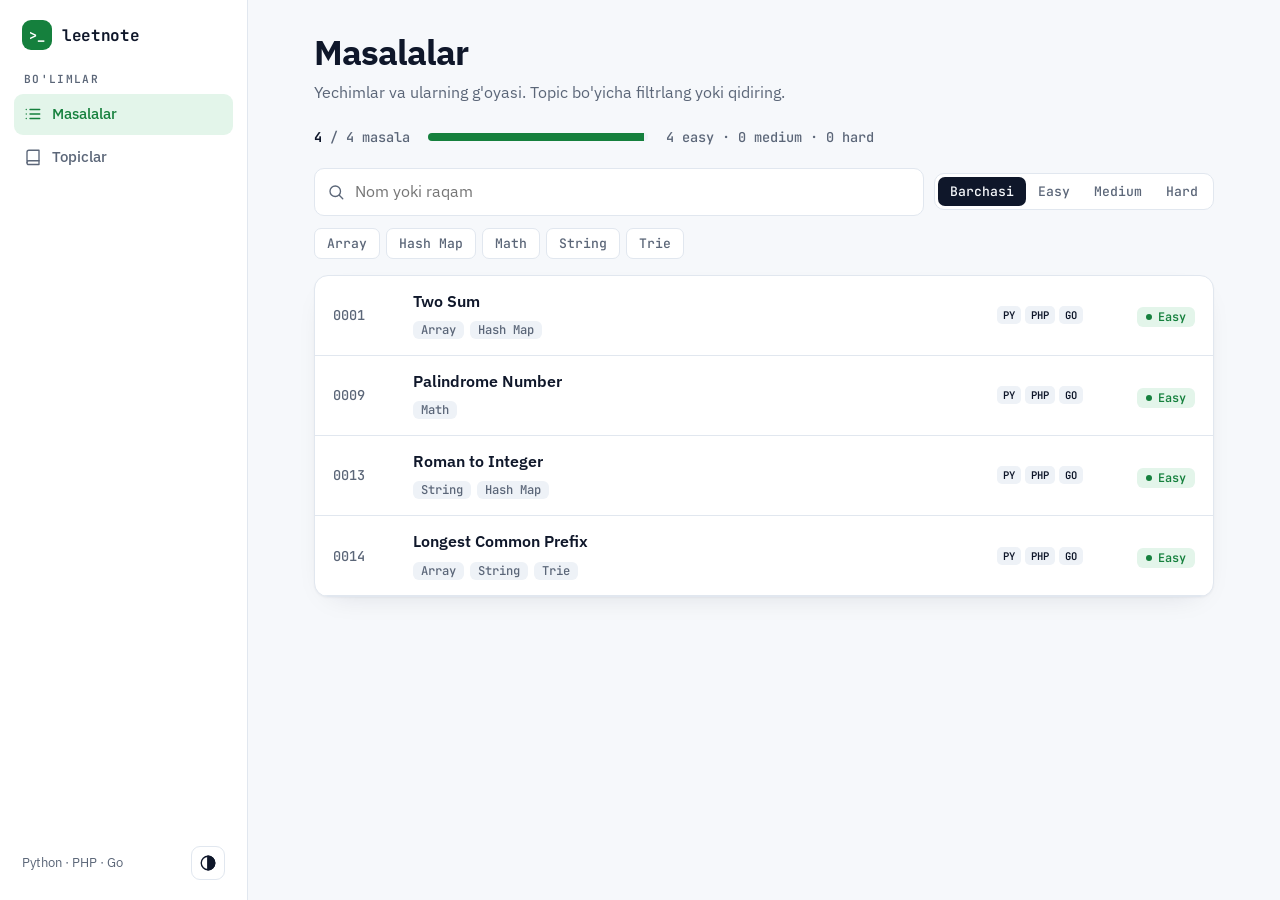
<file: site/index.html>
<!doctype html>
<html lang="uz"><head><meta charset="utf-8">
<meta name="viewport" content="width=device-width,initial-scale=1">
<title>Masalalar — LeetNote</title>
<link rel="preconnect" href="https://fonts.googleapis.com"><link rel="preconnect" href="https://fonts.gstatic.com" crossorigin>
<link rel="stylesheet" href="https://fonts.googleapis.com/css2?family=IBM+Plex+Sans:wght@400;500;600;700&family=JetBrains+Mono:wght@400;500;600;700&display=swap">
<link rel="stylesheet" href="style.css"></head>
<body>
<div class="shell">
<aside class="side">
<a class="brand" href="index.html"><span class="logo">&gt;_</span>leetnote</a>
<nav class="nav" aria-label="Asosiy"><span class="nav-label">Bo'limlar</span>
<a href="index.html" aria-current="page"><svg viewBox="0 0 24 24"><path d="M8 6h13M8 12h13M8 18h13M3 6h.01M3 12h.01M3 18h.01"/></svg>Masalalar</a>
<a href="topics.html"><svg viewBox="0 0 24 24"><path d="M4 19.5A2.5 2.5 0 0 1 6.5 17H20V3H6.5A2.5 2.5 0 0 0 4 5.5z"/><path d="M4 19.5A2.5 2.5 0 0 0 6.5 22H20v-5"/></svg>Topiclar</a></nav>
<div class="side-foot"><span>Python · PHP · Go</span>
<button id="theme" class="icon-btn" type="button" aria-label="Mavzuni almashtirish"><svg viewBox="0 0 24 24"><circle cx="12" cy="12" r="9"/><path d="M12 3v18" /><path d="M12 3a9 9 0 0 1 0 18z" fill="currentColor"/></svg></button></div>
</aside>
<main class="content"><div class="inner narrow">
<h1>Masalalar</h1>
<p class="sub">Yechimlar va ularning g'oyasi. Topic bo'yicha filtrlang yoki qidiring.</p>
<div class="summary"><span><b id="count">4</b> / 4 masala</span>
<span class="dist" aria-hidden="true"><i class="e" style="width:100.0%"></i><i class="m" style="width:0.0%"></i><i class="h" style="width:0.0%"></i></span>
<span>4 easy · 0 medium · 0 hard</span></div>
<div class="bar"><label class="search"><svg viewBox="0 0 24 24"><circle cx="11" cy="11" r="7"/><path d="m21 21-4.3-4.3"/></svg><input id="q" type="search" placeholder="Nom yoki raqam" aria-label="Qidirish"></label>
<div class="seg" role="group" aria-label="Daraja"><button type="button" data-d="" aria-pressed="true">Barchasi</button><button type="button" data-d="Easy" aria-pressed="false">Easy</button><button type="button" data-d="Medium" aria-pressed="false">Medium</button><button type="button" data-d="Hard" aria-pressed="false">Hard</button></div></div>
<div class="tf" role="group" aria-label="Topic"><button type="button" data-t="array" aria-pressed="false">Array</button><button type="button" data-t="hash-map" aria-pressed="false">Hash Map</button><button type="button" data-t="math" aria-pressed="false">Math</button><button type="button" data-t="string" aria-pressed="false">String</button><button type="button" data-t="trie" aria-pressed="false">Trie</button></div>
<div class="list"><a class="row" href="problems/0001-two-sum.html" data-s="two sum 1" data-d="Easy" data-t="array hash-map"><span class="n">0001</span><span class="main"><span class="t">Two Sum</span><span class="tags"><span class="chip">Array</span><span class="chip">Hash Map</span></span></span><span class="langs"><span class="lg on">PY</span><span class="lg on">PHP</span><span class="lg on">GO</span></span><span class="diff"><span class="badge Easy">Easy</span></span></a><a class="row" href="problems/0009-palindrome-number.html" data-s="palindrome number 9" data-d="Easy" data-t="math"><span class="n">0009</span><span class="main"><span class="t">Palindrome Number</span><span class="tags"><span class="chip">Math</span></span></span><span class="langs"><span class="lg on">PY</span><span class="lg on">PHP</span><span class="lg on">GO</span></span><span class="diff"><span class="badge Easy">Easy</span></span></a><a class="row" href="problems/0013-roman-to-integer.html" data-s="roman to integer 13" data-d="Easy" data-t="string hash-map"><span class="n">0013</span><span class="main"><span class="t">Roman to Integer</span><span class="tags"><span class="chip">String</span><span class="chip">Hash Map</span></span></span><span class="langs"><span class="lg on">PY</span><span class="lg on">PHP</span><span class="lg on">GO</span></span><span class="diff"><span class="badge Easy">Easy</span></span></a><a class="row" href="problems/0014-longest-common-prefix.html" data-s="longest common prefix 14" data-d="Easy" data-t="array string trie"><span class="n">0014</span><span class="main"><span class="t">Longest Common Prefix</span><span class="tags"><span class="chip">Array</span><span class="chip">String</span><span class="chip">Trie</span></span></span><span class="langs"><span class="lg on">PY</span><span class="lg on">PHP</span><span class="lg on">GO</span></span><span class="diff"><span class="badge Easy">Easy</span></span></a><div id="none" class="none" hidden>Hech narsa topilmadi.</div></div>
</div></main>
</div>
<script src="app.js"></script>
</body></html>
</file>
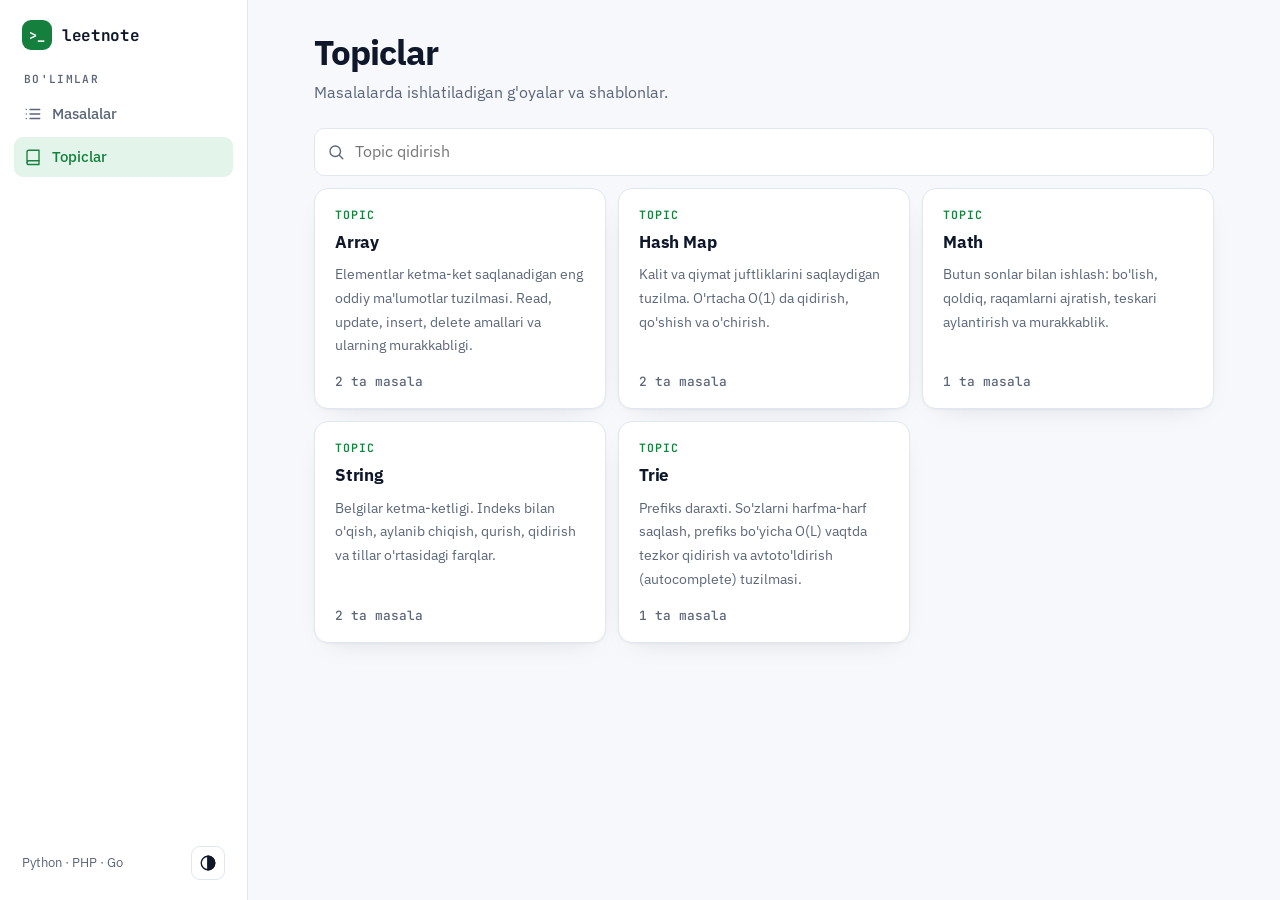
<file: site/topics.html>
<!doctype html>
<html lang="uz"><head><meta charset="utf-8">
<meta name="viewport" content="width=device-width,initial-scale=1">
<title>Topiclar — LeetNote</title>
<link rel="preconnect" href="https://fonts.googleapis.com"><link rel="preconnect" href="https://fonts.gstatic.com" crossorigin>
<link rel="stylesheet" href="https://fonts.googleapis.com/css2?family=IBM+Plex+Sans:wght@400;500;600;700&family=JetBrains+Mono:wght@400;500;600;700&display=swap">
<link rel="stylesheet" href="style.css"></head>
<body>
<div class="shell">
<aside class="side">
<a class="brand" href="index.html"><span class="logo">&gt;_</span>leetnote</a>
<nav class="nav" aria-label="Asosiy"><span class="nav-label">Bo'limlar</span>
<a href="index.html"><svg viewBox="0 0 24 24"><path d="M8 6h13M8 12h13M8 18h13M3 6h.01M3 12h.01M3 18h.01"/></svg>Masalalar</a>
<a href="topics.html" aria-current="page"><svg viewBox="0 0 24 24"><path d="M4 19.5A2.5 2.5 0 0 1 6.5 17H20V3H6.5A2.5 2.5 0 0 0 4 5.5z"/><path d="M4 19.5A2.5 2.5 0 0 0 6.5 22H20v-5"/></svg>Topiclar</a></nav>
<div class="side-foot"><span>Python · PHP · Go</span>
<button id="theme" class="icon-btn" type="button" aria-label="Mavzuni almashtirish"><svg viewBox="0 0 24 24"><circle cx="12" cy="12" r="9"/><path d="M12 3v18" /><path d="M12 3a9 9 0 0 1 0 18z" fill="currentColor"/></svg></button></div>
</aside>
<main class="content"><div class="inner narrow">
<h1>Topiclar</h1><p class="sub">Masalalarda ishlatiladigan g'oyalar va shablonlar.</p>
<div class="bar"><label class="search"><svg viewBox="0 0 24 24"><circle cx="11" cy="11" r="7"/><path d="m21 21-4.3-4.3"/></svg><input id="tq" type="search" placeholder="Topic qidirish" aria-label="Topic qidirish"></label></div>
<div class="grid"><a class="card" href="topics/array.html" data-s="array elementlar ketma-ket saqlanadigan eng oddiy ma&#x27;lumotlar tuzilmasi. read, update, insert, delete amallari va ularning murakkabligi."><span class="k">Topic</span><strong>Array</strong><p>Elementlar ketma-ket saqlanadigan eng oddiy ma&#x27;lumotlar tuzilmasi. Read, update, insert, delete amallari va ularning murakkabligi.</p><span class="count">2 ta masala</span></a><a class="card" href="topics/hash-map.html" data-s="hash map kalit va qiymat juftliklarini saqlaydigan tuzilma. o&#x27;rtacha o(1) da qidirish, qo&#x27;shish va o&#x27;chirish."><span class="k">Topic</span><strong>Hash Map</strong><p>Kalit va qiymat juftliklarini saqlaydigan tuzilma. O&#x27;rtacha O(1) da qidirish, qo&#x27;shish va o&#x27;chirish.</p><span class="count">2 ta masala</span></a><a class="card" href="topics/math.html" data-s="math butun sonlar bilan ishlash: bo&#x27;lish, qoldiq, raqamlarni ajratish, teskari aylantirish va murakkablik."><span class="k">Topic</span><strong>Math</strong><p>Butun sonlar bilan ishlash: bo&#x27;lish, qoldiq, raqamlarni ajratish, teskari aylantirish va murakkablik.</p><span class="count">1 ta masala</span></a><a class="card" href="topics/string.html" data-s="string belgilar ketma-ketligi. indeks bilan o&#x27;qish, aylanib chiqish, qurish, qidirish va tillar o&#x27;rtasidagi farqlar."><span class="k">Topic</span><strong>String</strong><p>Belgilar ketma-ketligi. Indeks bilan o&#x27;qish, aylanib chiqish, qurish, qidirish va tillar o&#x27;rtasidagi farqlar.</p><span class="count">2 ta masala</span></a><a class="card" href="topics/trie.html" data-s="trie prefiks daraxti. so&#x27;zlarni harfma-harf saqlash, prefiks bo&#x27;yicha o(l) vaqtda tezkor qidirish va avtoto&#x27;ldirish (autocomplete) tuzilmasi."><span class="k">Topic</span><strong>Trie</strong><p>Prefiks daraxti. So&#x27;zlarni harfma-harf saqlash, prefiks bo&#x27;yicha O(L) vaqtda tezkor qidirish va avtoto&#x27;ldirish (autocomplete) tuzilmasi.</p><span class="count">1 ta masala</span></a></div><div id="tnone" class="none" hidden>Hech narsa topilmadi.</div>
</div></main>
</div>
<script src="app.js"></script>
</body></html>
</file>
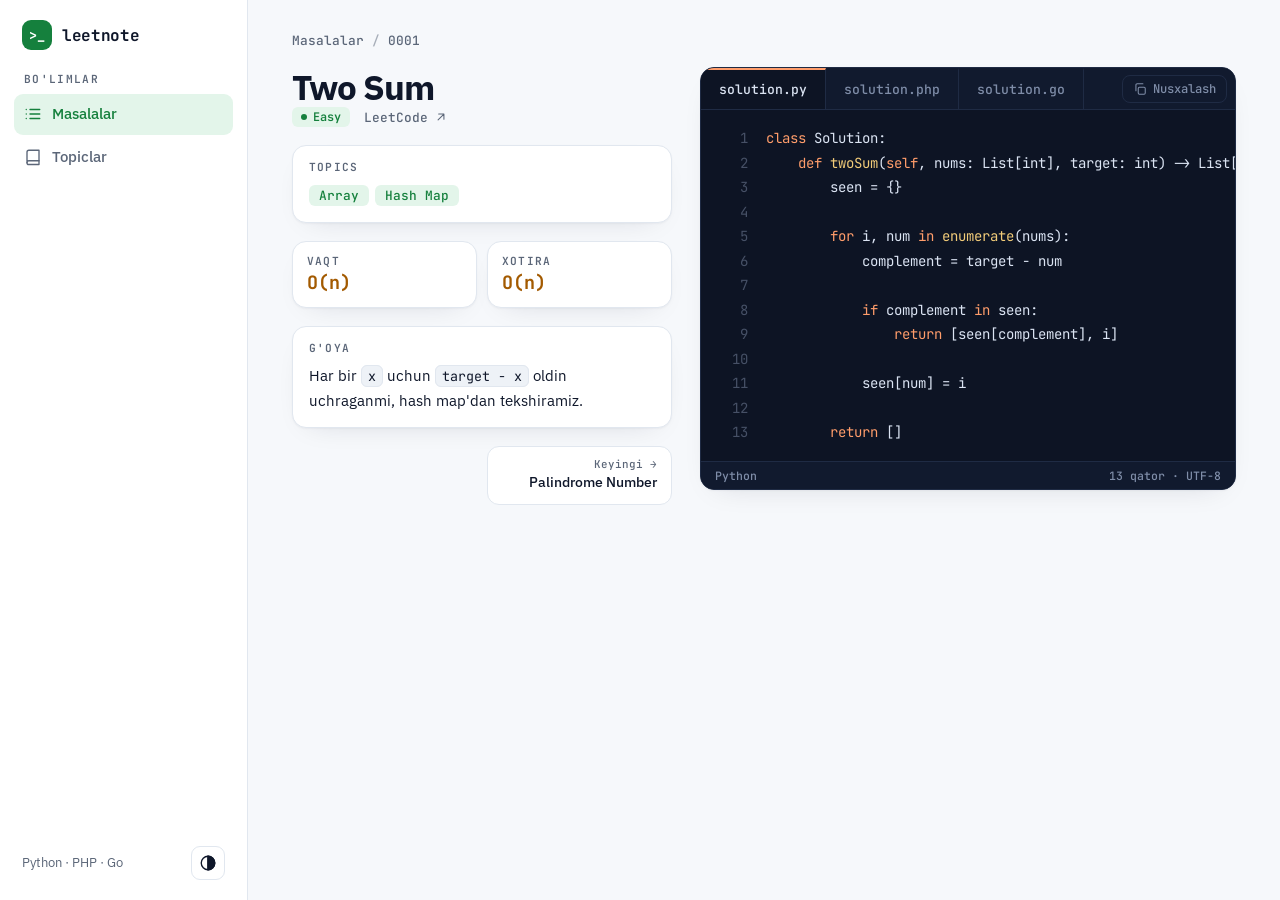
<file: site/problems/0001-two-sum.html>
<!doctype html>
<html lang="uz"><head><meta charset="utf-8">
<meta name="viewport" content="width=device-width,initial-scale=1">
<title>Two Sum — LeetNote</title>
<link rel="preconnect" href="https://fonts.googleapis.com"><link rel="preconnect" href="https://fonts.gstatic.com" crossorigin>
<link rel="stylesheet" href="https://fonts.googleapis.com/css2?family=IBM+Plex+Sans:wght@400;500;600;700&family=JetBrains+Mono:wght@400;500;600;700&display=swap">
<link rel="stylesheet" href="../style.css"></head>
<body>
<div class="shell">
<aside class="side">
<a class="brand" href="../index.html"><span class="logo">&gt;_</span>leetnote</a>
<nav class="nav" aria-label="Asosiy"><span class="nav-label">Bo'limlar</span>
<a href="../index.html" aria-current="page"><svg viewBox="0 0 24 24"><path d="M8 6h13M8 12h13M8 18h13M3 6h.01M3 12h.01M3 18h.01"/></svg>Masalalar</a>
<a href="../topics.html"><svg viewBox="0 0 24 24"><path d="M4 19.5A2.5 2.5 0 0 1 6.5 17H20V3H6.5A2.5 2.5 0 0 0 4 5.5z"/><path d="M4 19.5A2.5 2.5 0 0 0 6.5 22H20v-5"/></svg>Topiclar</a></nav>
<div class="side-foot"><span>Python · PHP · Go</span>
<button id="theme" class="icon-btn" type="button" aria-label="Mavzuni almashtirish"><svg viewBox="0 0 24 24"><circle cx="12" cy="12" r="9"/><path d="M12 3v18" /><path d="M12 3a9 9 0 0 1 0 18z" fill="currentColor"/></svg></button></div>
</aside>
<main class="content"><div class="inner">
<div class="crumbs"><a href="../index.html">Masalalar</a><i>/</i><span>0001</span></div><div class="split"><div class="brief"><div><h1>Two Sum</h1><div class="meta"><span class="badge Easy">Easy</span><a class="ext" href="https://leetcode.com/problems/two-sum/" target="_blank" rel="noopener">LeetCode<svg viewBox="0 0 24 24"><path d="M7 17 17 7M8 7h9v9"/></svg></a></div></div><div class="panel-card topics-box"><span class="label">Topics</span><a class="chip" href="../topics/array.html">Array</a><a class="chip" href="../topics/hash-map.html">Hash Map</a></div><div class="meters"><div class="meter mid"><div class="meter-top"><span>Vaqt</span><b>O(n)</b></div></div><div class="meter mid"><div class="meter-top"><span>Xotira</span><b>O(n)</b></div></div></div><div class="panel-card idea"><span class="label">G'oya</span><div class="prose"><p>Har bir <code>x</code> uchun <code>target - x</code> oldin uchraganmi, hash map&#x27;dan tekshiramiz.</p></div></div><div class=pager><a class="next" href="0009-palindrome-number.html"><small>Keyingi →</small>Palindrome Number</a></div></div><section class="editor" data-tabs aria-label="Yechim"><div class="ed-bar" role="tablist"><button type="button" role="tab" data-lang="python" aria-selected="false">solution.py</button><button type="button" role="tab" data-lang="php" aria-selected="false">solution.php</button><button type="button" role="tab" data-lang="go" aria-selected="false">solution.go</button><button type="button" class="copy"><svg viewBox="0 0 24 24"><rect x="9" y="9" width="12" height="12" rx="2"/><path d="M5 15V5a2 2 0 0 1 2-2h10"/></svg><span>Nusxalash</span></button></div><div class="panel" data-lang="python" hidden><pre><code>class Solution:
    def twoSum(self, nums: List[int], target: int) -&gt; List[int]:
        seen = {}

        for i, num in enumerate(nums):
            complement = target - num

            if complement in seen:
                return [seen[complement], i]

            seen[num] = i

        return []</code></pre><div class="status"><span>Python</span><span>13 qator · UTF-8</span></div></div><div class="panel" data-lang="php" hidden><pre><code>class Solution {

    /**
     * @param Integer[] $nums
     * @param Integer $target
     * @return Integer[]
     */
    function twoSum($nums, $target) {
        $seen = [];

        foreach ($nums as $i =&gt; $num) {
            $complement = $target - $num;

            if (isset($seen[$complement])) {
                return [$seen[$complement], $i];
            }

            $seen[$num] = $i;
        }

        return [];
    }
}</code></pre><div class="status"><span>PHP</span><span>23 qator · UTF-8</span></div></div><div class="panel" data-lang="go" hidden><pre><code>func twoSum(nums []int, target int) []int {
	seen := make(map[int]int)

	for i, num := range nums {
		complement := target - num

		if j, ok := seen[complement]; ok {
			return []int{j, i}
		}

		seen[num] = i
	}

	return nil
}</code></pre><div class="status"><span>Go</span><span>15 qator · UTF-8</span></div></div></section></div>
</div></main>
</div>
<script src="../app.js"></script>
</body></html>
</file>
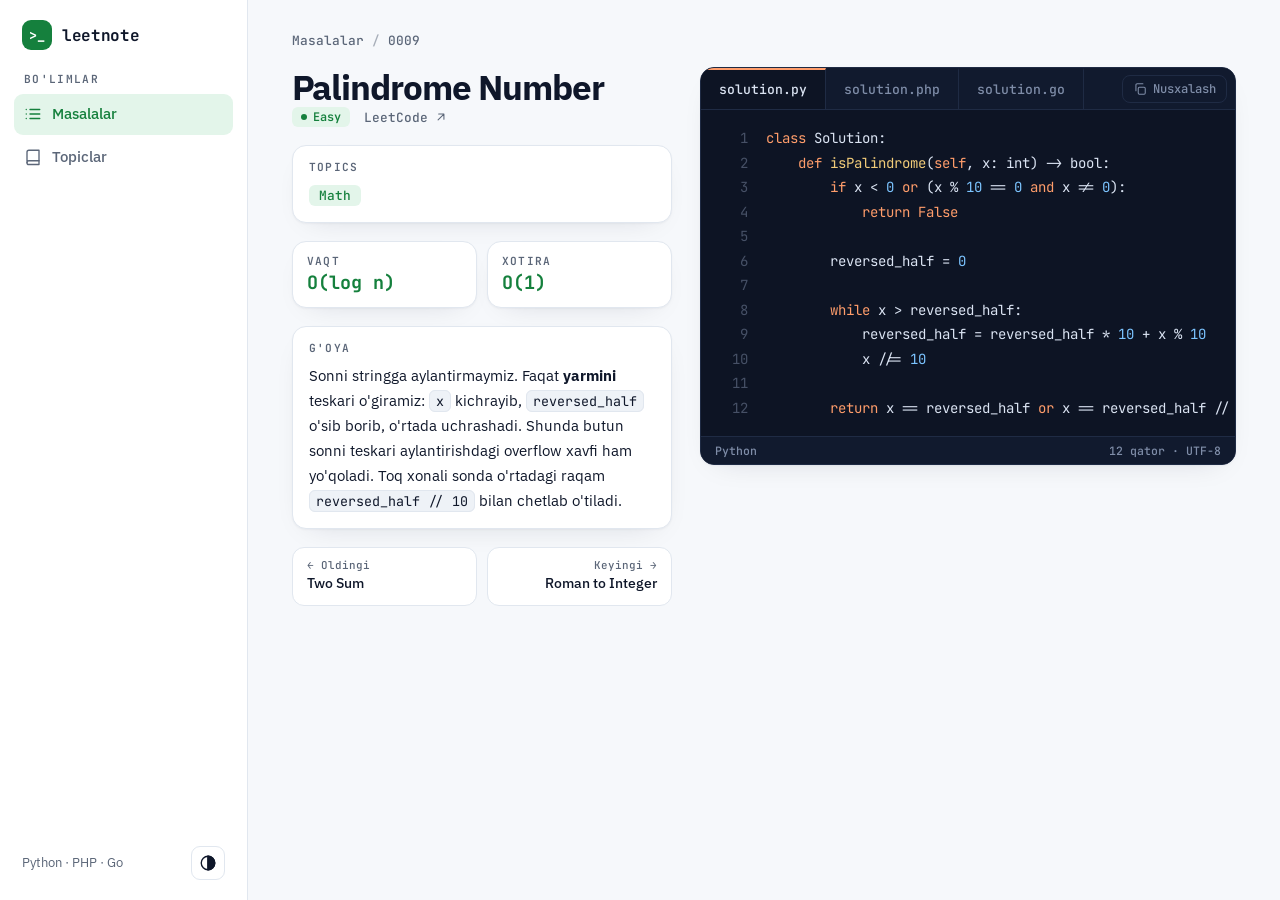
<file: site/problems/0009-palindrome-number.html>
<!doctype html>
<html lang="uz"><head><meta charset="utf-8">
<meta name="viewport" content="width=device-width,initial-scale=1">
<title>Palindrome Number — LeetNote</title>
<link rel="preconnect" href="https://fonts.googleapis.com"><link rel="preconnect" href="https://fonts.gstatic.com" crossorigin>
<link rel="stylesheet" href="https://fonts.googleapis.com/css2?family=IBM+Plex+Sans:wght@400;500;600;700&family=JetBrains+Mono:wght@400;500;600;700&display=swap">
<link rel="stylesheet" href="../style.css"></head>
<body>
<div class="shell">
<aside class="side">
<a class="brand" href="../index.html"><span class="logo">&gt;_</span>leetnote</a>
<nav class="nav" aria-label="Asosiy"><span class="nav-label">Bo'limlar</span>
<a href="../index.html" aria-current="page"><svg viewBox="0 0 24 24"><path d="M8 6h13M8 12h13M8 18h13M3 6h.01M3 12h.01M3 18h.01"/></svg>Masalalar</a>
<a href="../topics.html"><svg viewBox="0 0 24 24"><path d="M4 19.5A2.5 2.5 0 0 1 6.5 17H20V3H6.5A2.5 2.5 0 0 0 4 5.5z"/><path d="M4 19.5A2.5 2.5 0 0 0 6.5 22H20v-5"/></svg>Topiclar</a></nav>
<div class="side-foot"><span>Python · PHP · Go</span>
<button id="theme" class="icon-btn" type="button" aria-label="Mavzuni almashtirish"><svg viewBox="0 0 24 24"><circle cx="12" cy="12" r="9"/><path d="M12 3v18" /><path d="M12 3a9 9 0 0 1 0 18z" fill="currentColor"/></svg></button></div>
</aside>
<main class="content"><div class="inner">
<div class="crumbs"><a href="../index.html">Masalalar</a><i>/</i><span>0009</span></div><div class="split"><div class="brief"><div><h1>Palindrome Number</h1><div class="meta"><span class="badge Easy">Easy</span><a class="ext" href="https://leetcode.com/problems/palindrome-number/" target="_blank" rel="noopener">LeetCode<svg viewBox="0 0 24 24"><path d="M7 17 17 7M8 7h9v9"/></svg></a></div></div><div class="panel-card topics-box"><span class="label">Topics</span><a class="chip" href="../topics/math.html">Math</a></div><div class="meters"><div class="meter lo"><div class="meter-top"><span>Vaqt</span><b>O(log n)</b></div></div><div class="meter lo"><div class="meter-top"><span>Xotira</span><b>O(1)</b></div></div></div><div class="panel-card idea"><span class="label">G'oya</span><div class="prose"><p>Sonni stringga aylantirmaymiz. Faqat <strong>yarmini</strong> teskari o&#x27;giramiz: <code>x</code> kichrayib, <code>reversed_half</code> o&#x27;sib borib, o&#x27;rtada uchrashadi. Shunda butun sonni teskari aylantirishdagi overflow xavfi ham yo&#x27;qoladi. Toq xonali sonda o&#x27;rtadagi raqam <code>reversed_half // 10</code> bilan chetlab o&#x27;tiladi.</p></div></div><div class=pager><a class="prev" href="0001-two-sum.html"><small>← Oldingi</small>Two Sum</a><a class="next" href="0013-roman-to-integer.html"><small>Keyingi →</small>Roman to Integer</a></div></div><section class="editor" data-tabs aria-label="Yechim"><div class="ed-bar" role="tablist"><button type="button" role="tab" data-lang="python" aria-selected="false">solution.py</button><button type="button" role="tab" data-lang="php" aria-selected="false">solution.php</button><button type="button" role="tab" data-lang="go" aria-selected="false">solution.go</button><button type="button" class="copy"><svg viewBox="0 0 24 24"><rect x="9" y="9" width="12" height="12" rx="2"/><path d="M5 15V5a2 2 0 0 1 2-2h10"/></svg><span>Nusxalash</span></button></div><div class="panel" data-lang="python" hidden><pre><code>class Solution:
    def isPalindrome(self, x: int) -&gt; bool:
        if x &lt; 0 or (x % 10 == 0 and x != 0):
            return False

        reversed_half = 0

        while x &gt; reversed_half:
            reversed_half = reversed_half * 10 + x % 10
            x //= 10

        return x == reversed_half or x == reversed_half // 10</code></pre><div class="status"><span>Python</span><span>12 qator · UTF-8</span></div></div><div class="panel" data-lang="php" hidden><pre><code>class Solution {

    /**
     * @param Integer $x
     * @return Boolean
     */
    function isPalindrome($x) {
        if ($x &lt; 0 || ($x % 10 == 0 &amp;&amp; $x != 0)) {
            return false;
        }

        $reversedHalf = 0;

        while ($x &gt; $reversedHalf) {
            $reversedHalf = $reversedHalf * 10 + $x % 10;
            $x = intdiv($x, 10);
        }

        return $x == $reversedHalf || $x == intdiv($reversedHalf, 10);
    }
}</code></pre><div class="status"><span>PHP</span><span>21 qator · UTF-8</span></div></div><div class="panel" data-lang="go" hidden><pre><code>func isPalindrome(x int) bool {
	if x &lt; 0 || (x%10 == 0 &amp;&amp; x != 0) {
		return false
	}

	reversedHalf := 0

	for x &gt; reversedHalf {
		reversedHalf = reversedHalf*10 + x%10
		x /= 10
	}

	return x == reversedHalf || x == reversedHalf/10
}</code></pre><div class="status"><span>Go</span><span>14 qator · UTF-8</span></div></div></section></div>
</div></main>
</div>
<script src="../app.js"></script>
</body></html>
</file>
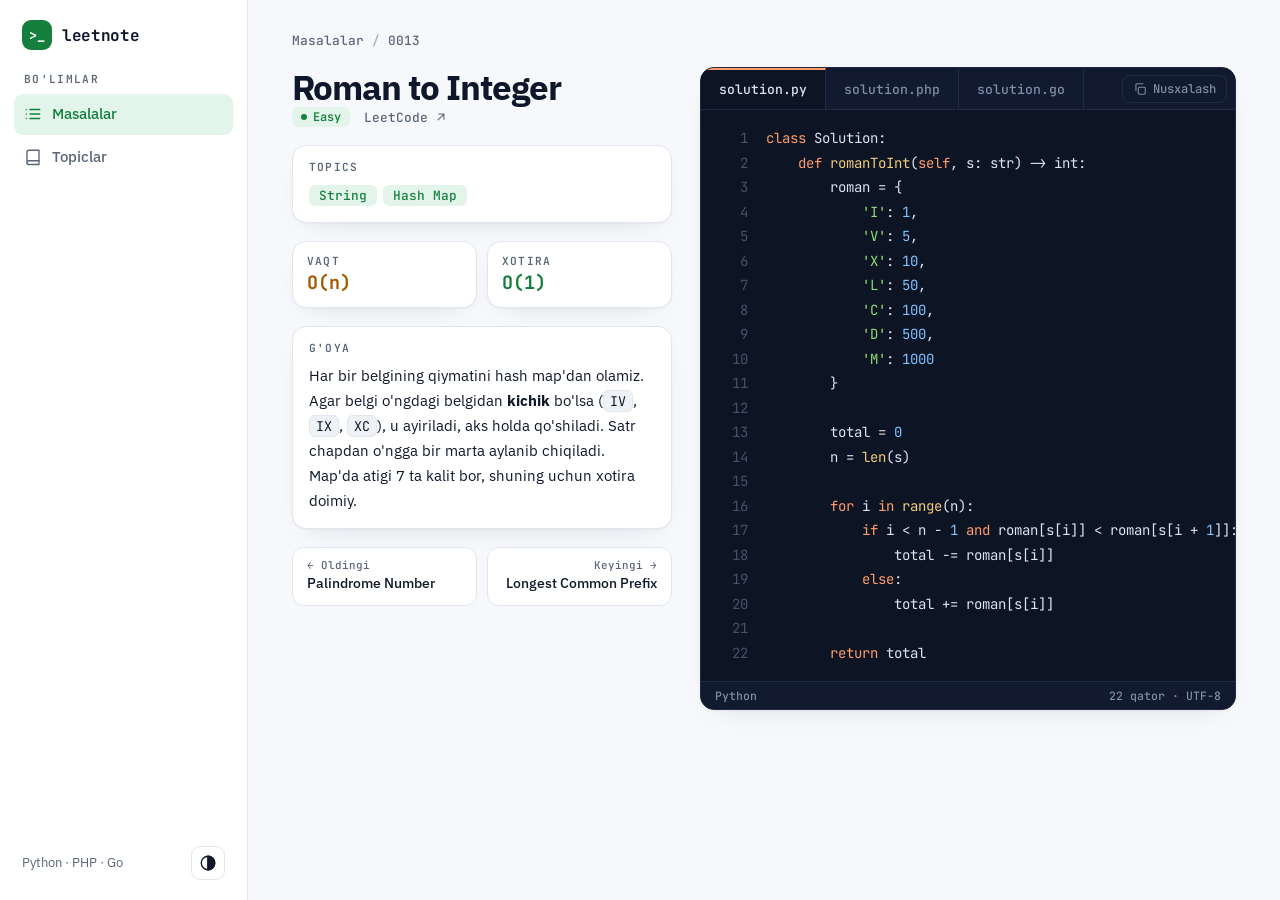
<file: site/problems/0013-roman-to-integer.html>
<!doctype html>
<html lang="uz"><head><meta charset="utf-8">
<meta name="viewport" content="width=device-width,initial-scale=1">
<title>Roman to Integer — LeetNote</title>
<link rel="preconnect" href="https://fonts.googleapis.com"><link rel="preconnect" href="https://fonts.gstatic.com" crossorigin>
<link rel="stylesheet" href="https://fonts.googleapis.com/css2?family=IBM+Plex+Sans:wght@400;500;600;700&family=JetBrains+Mono:wght@400;500;600;700&display=swap">
<link rel="stylesheet" href="../style.css"></head>
<body>
<div class="shell">
<aside class="side">
<a class="brand" href="../index.html"><span class="logo">&gt;_</span>leetnote</a>
<nav class="nav" aria-label="Asosiy"><span class="nav-label">Bo'limlar</span>
<a href="../index.html" aria-current="page"><svg viewBox="0 0 24 24"><path d="M8 6h13M8 12h13M8 18h13M3 6h.01M3 12h.01M3 18h.01"/></svg>Masalalar</a>
<a href="../topics.html"><svg viewBox="0 0 24 24"><path d="M4 19.5A2.5 2.5 0 0 1 6.5 17H20V3H6.5A2.5 2.5 0 0 0 4 5.5z"/><path d="M4 19.5A2.5 2.5 0 0 0 6.5 22H20v-5"/></svg>Topiclar</a></nav>
<div class="side-foot"><span>Python · PHP · Go</span>
<button id="theme" class="icon-btn" type="button" aria-label="Mavzuni almashtirish"><svg viewBox="0 0 24 24"><circle cx="12" cy="12" r="9"/><path d="M12 3v18" /><path d="M12 3a9 9 0 0 1 0 18z" fill="currentColor"/></svg></button></div>
</aside>
<main class="content"><div class="inner">
<div class="crumbs"><a href="../index.html">Masalalar</a><i>/</i><span>0013</span></div><div class="split"><div class="brief"><div><h1>Roman to Integer</h1><div class="meta"><span class="badge Easy">Easy</span><a class="ext" href="https://leetcode.com/problems/roman-to-integer/" target="_blank" rel="noopener">LeetCode<svg viewBox="0 0 24 24"><path d="M7 17 17 7M8 7h9v9"/></svg></a></div></div><div class="panel-card topics-box"><span class="label">Topics</span><a class="chip" href="../topics/string.html">String</a><a class="chip" href="../topics/hash-map.html">Hash Map</a></div><div class="meters"><div class="meter mid"><div class="meter-top"><span>Vaqt</span><b>O(n)</b></div></div><div class="meter lo"><div class="meter-top"><span>Xotira</span><b>O(1)</b></div></div></div><div class="panel-card idea"><span class="label">G'oya</span><div class="prose"><p>Har bir belgining qiymatini hash map&#x27;dan olamiz. Agar belgi o&#x27;ngdagi belgidan <strong>kichik</strong> bo&#x27;lsa (<code>IV</code>, <code>IX</code>, <code>XC</code>), u ayiriladi, aks holda qo&#x27;shiladi. Satr chapdan o&#x27;ngga bir marta aylanib chiqiladi. Map&#x27;da atigi 7 ta kalit bor, shuning uchun xotira doimiy.</p></div></div><div class=pager><a class="prev" href="0009-palindrome-number.html"><small>← Oldingi</small>Palindrome Number</a><a class="next" href="0014-longest-common-prefix.html"><small>Keyingi →</small>Longest Common Prefix</a></div></div><section class="editor" data-tabs aria-label="Yechim"><div class="ed-bar" role="tablist"><button type="button" role="tab" data-lang="python" aria-selected="false">solution.py</button><button type="button" role="tab" data-lang="php" aria-selected="false">solution.php</button><button type="button" role="tab" data-lang="go" aria-selected="false">solution.go</button><button type="button" class="copy"><svg viewBox="0 0 24 24"><rect x="9" y="9" width="12" height="12" rx="2"/><path d="M5 15V5a2 2 0 0 1 2-2h10"/></svg><span>Nusxalash</span></button></div><div class="panel" data-lang="python" hidden><pre><code>class Solution:
    def romanToInt(self, s: str) -&gt; int:
        roman = {
            &#x27;I&#x27;: 1,
            &#x27;V&#x27;: 5,
            &#x27;X&#x27;: 10,
            &#x27;L&#x27;: 50,
            &#x27;C&#x27;: 100,
            &#x27;D&#x27;: 500,
            &#x27;M&#x27;: 1000
        }

        total = 0
        n = len(s)

        for i in range(n):
            if i &lt; n - 1 and roman[s[i]] &lt; roman[s[i + 1]]:
                total -= roman[s[i]]
            else:
                total += roman[s[i]]

        return total</code></pre><div class="status"><span>Python</span><span>22 qator · UTF-8</span></div></div><div class="panel" data-lang="php" hidden><pre><code>class Solution {

    /**
     * @param String $s
     * @return Integer
     */
    function romanToInt($s) {
        $roman = [
            &#x27;I&#x27; =&gt; 1,
            &#x27;V&#x27; =&gt; 5,
            &#x27;X&#x27; =&gt; 10,
            &#x27;L&#x27; =&gt; 50,
            &#x27;C&#x27; =&gt; 100,
            &#x27;D&#x27; =&gt; 500,
            &#x27;M&#x27; =&gt; 1000,
        ];

        $total = 0;
        $n = strlen($s);

        for ($i = 0; $i &lt; $n; $i++) {
            if ($i &lt; $n - 1 &amp;&amp; $roman[$s[$i]] &lt; $roman[$s[$i + 1]]) {
                $total -= $roman[$s[$i]];
            } else {
                $total += $roman[$s[$i]];
            }
        }

        return $total;
    }
}</code></pre><div class="status"><span>PHP</span><span>31 qator · UTF-8</span></div></div><div class="panel" data-lang="go" hidden><pre><code>func romanToInt(s string) int {
	roman := map[byte]int{
		&#x27;I&#x27;: 1,
		&#x27;V&#x27;: 5,
		&#x27;X&#x27;: 10,
		&#x27;L&#x27;: 50,
		&#x27;C&#x27;: 100,
		&#x27;D&#x27;: 500,
		&#x27;M&#x27;: 1000,
	}

	total := 0
	n := len(s)

	for i := 0; i &lt; n; i++ {
		if i &lt; n-1 &amp;&amp; roman[s[i]] &lt; roman[s[i+1]] {
			total -= roman[s[i]]
		} else {
			total += roman[s[i]]
		}
	}

	return total
}</code></pre><div class="status"><span>Go</span><span>24 qator · UTF-8</span></div></div></section></div>
</div></main>
</div>
<script src="../app.js"></script>
</body></html>
</file>
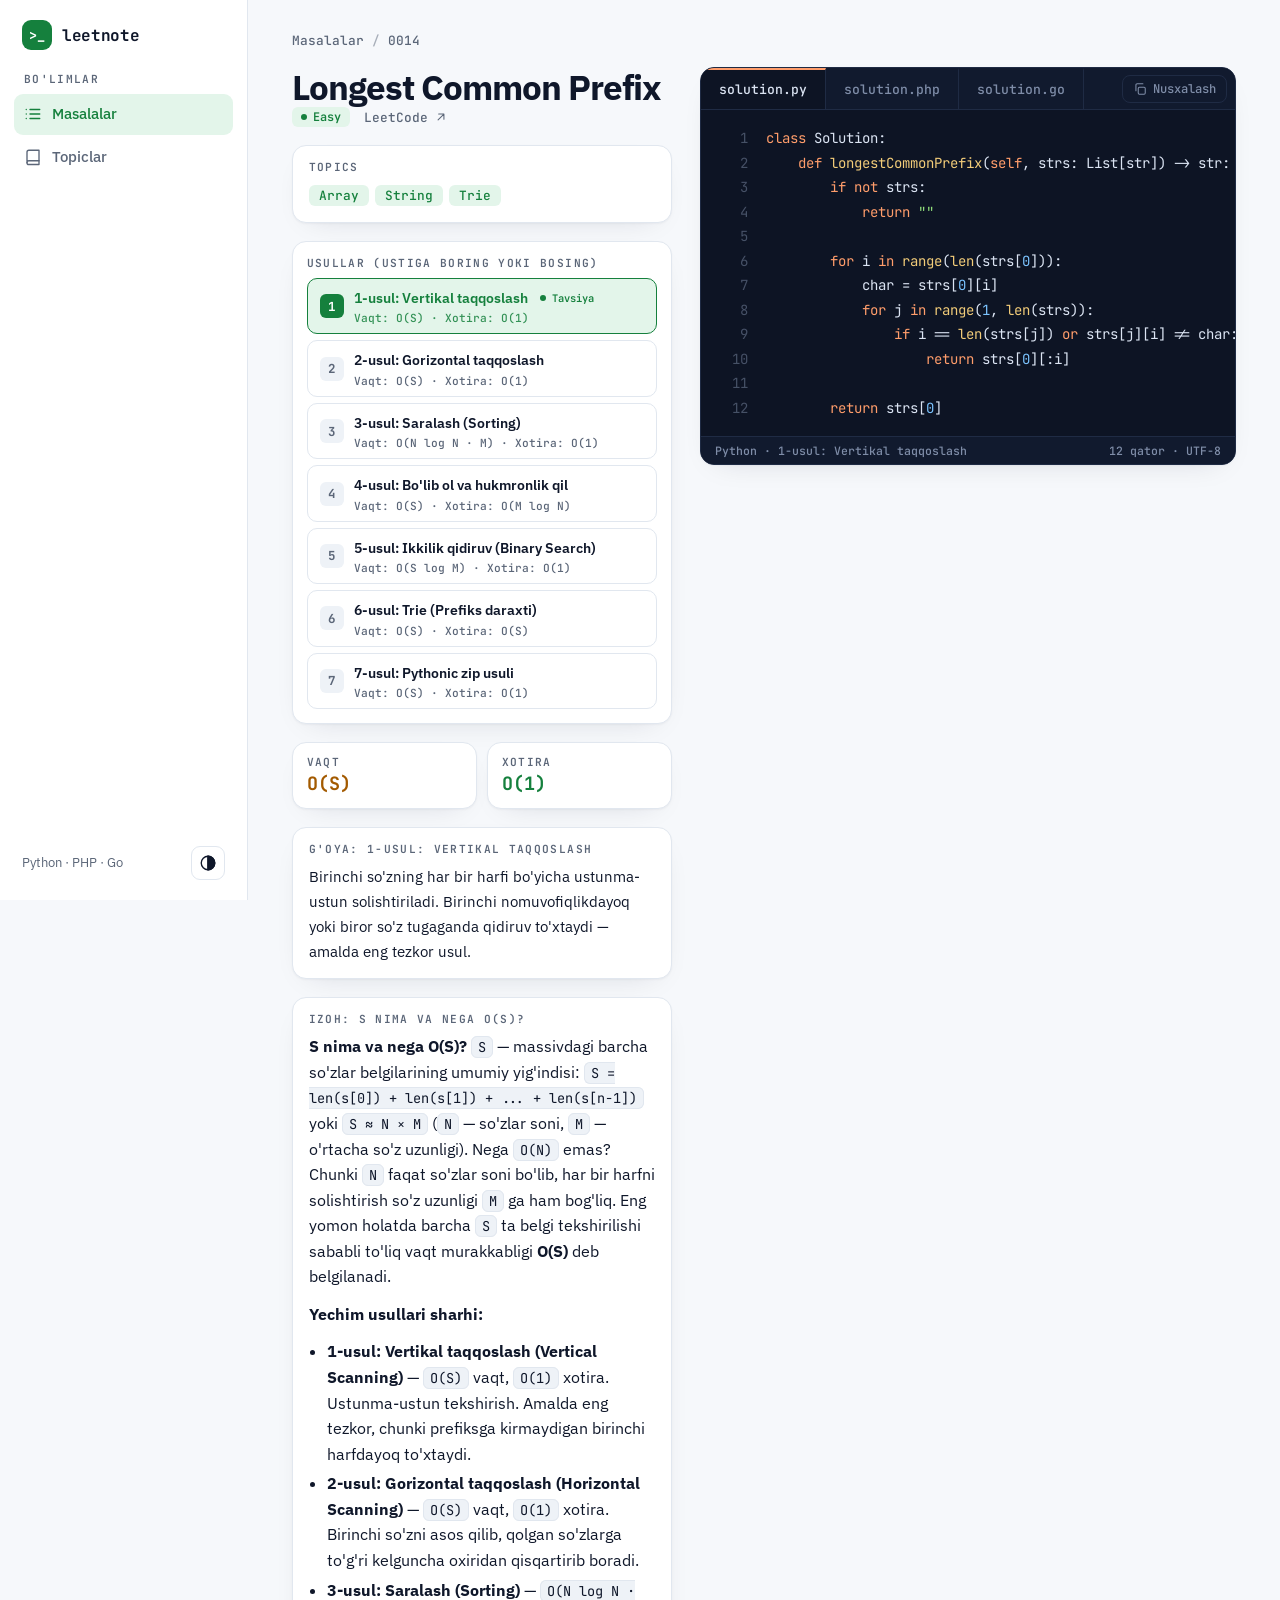
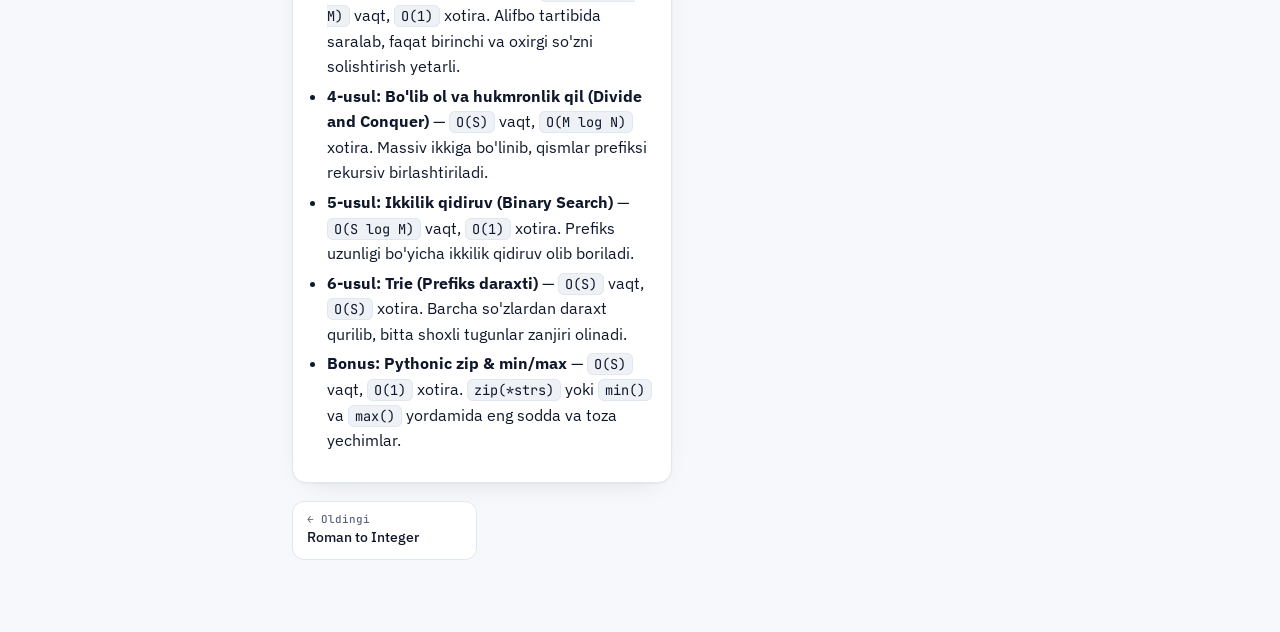
<file: site/problems/0014-longest-common-prefix.html>
<!doctype html>
<html lang="uz"><head><meta charset="utf-8">
<meta name="viewport" content="width=device-width,initial-scale=1">
<title>Longest Common Prefix — LeetNote</title>
<link rel="preconnect" href="https://fonts.googleapis.com"><link rel="preconnect" href="https://fonts.gstatic.com" crossorigin>
<link rel="stylesheet" href="https://fonts.googleapis.com/css2?family=IBM+Plex+Sans:wght@400;500;600;700&family=JetBrains+Mono:wght@400;500;600;700&display=swap">
<link rel="stylesheet" href="../style.css"></head>
<body>
<div class="shell">
<aside class="side">
<a class="brand" href="../index.html"><span class="logo">&gt;_</span>leetnote</a>
<nav class="nav" aria-label="Asosiy"><span class="nav-label">Bo'limlar</span>
<a href="../index.html" aria-current="page"><svg viewBox="0 0 24 24"><path d="M8 6h13M8 12h13M8 18h13M3 6h.01M3 12h.01M3 18h.01"/></svg>Masalalar</a>
<a href="../topics.html"><svg viewBox="0 0 24 24"><path d="M4 19.5A2.5 2.5 0 0 1 6.5 17H20V3H6.5A2.5 2.5 0 0 0 4 5.5z"/><path d="M4 19.5A2.5 2.5 0 0 0 6.5 22H20v-5"/></svg>Topiclar</a></nav>
<div class="side-foot"><span>Python · PHP · Go</span>
<button id="theme" class="icon-btn" type="button" aria-label="Mavzuni almashtirish"><svg viewBox="0 0 24 24"><circle cx="12" cy="12" r="9"/><path d="M12 3v18" /><path d="M12 3a9 9 0 0 1 0 18z" fill="currentColor"/></svg></button></div>
</aside>
<main class="content"><div class="inner">
<div class="crumbs"><a href="../index.html">Masalalar</a><i>/</i><span>0014</span></div><div class="split"><div class="brief"><div><h1>Longest Common Prefix</h1><div class="meta"><span class="badge Easy">Easy</span><a class="ext" href="https://leetcode.com/problems/longest-common-prefix/" target="_blank" rel="noopener">LeetCode<svg viewBox="0 0 24 24"><path d="M7 17 17 7M8 7h9v9"/></svg></a></div></div><div class="panel-card topics-box"><span class="label">Topics</span><a class="chip" href="../topics/array.html">Array</a><a class="chip" href="../topics/string.html">String</a><a class="chip" href="../topics/trie.html">Trie</a></div><div class="panel-card methods-box"><span class="label">Usullar (ustiga boring yoki bosing)</span><div class="methods-list" role="tablist" aria-label="Yechim usullari"><button type="button" class="m-item" role="tab" data-m="0" aria-selected="true"><span class="m-num">1</span><span class="m-info"><span class="m-title">1-usul: Vertikal taqqoslash<span class="badge Easy" style="font-size:.65rem;padding:1px 6px;margin-left:6px">Tavsiya</span></span><span class="m-meta">Vaqt: O(S) · Xotira: O(1)</span></span></button><button type="button" class="m-item" role="tab" data-m="1" aria-selected="false"><span class="m-num">2</span><span class="m-info"><span class="m-title">2-usul: Gorizontal taqqoslash</span><span class="m-meta">Vaqt: O(S) · Xotira: O(1)</span></span></button><button type="button" class="m-item" role="tab" data-m="2" aria-selected="false"><span class="m-num">3</span><span class="m-info"><span class="m-title">3-usul: Saralash (Sorting)</span><span class="m-meta">Vaqt: O(N log N · M) · Xotira: O(1)</span></span></button><button type="button" class="m-item" role="tab" data-m="3" aria-selected="false"><span class="m-num">4</span><span class="m-info"><span class="m-title">4-usul: Bo&#x27;lib ol va hukmronlik qil</span><span class="m-meta">Vaqt: O(S) · Xotira: O(M log N)</span></span></button><button type="button" class="m-item" role="tab" data-m="4" aria-selected="false"><span class="m-num">5</span><span class="m-info"><span class="m-title">5-usul: Ikkilik qidiruv (Binary Search)</span><span class="m-meta">Vaqt: O(S log M) · Xotira: O(1)</span></span></button><button type="button" class="m-item" role="tab" data-m="5" aria-selected="false"><span class="m-num">6</span><span class="m-info"><span class="m-title">6-usul: Trie (Prefiks daraxti)</span><span class="m-meta">Vaqt: O(S) · Xotira: O(S)</span></span></button><button type="button" class="m-item" role="tab" data-m="6" aria-selected="false"><span class="m-num">7</span><span class="m-info"><span class="m-title">7-usul: Pythonic zip usuli</span><span class="m-meta">Vaqt: O(S) · Xotira: O(1)</span></span></button></div></div><div class="m-view" data-m="0"><div class="meters"><div class="meter mid"><div class="meter-top"><span>Vaqt</span><b>O(S)</b></div></div><div class="meter lo"><div class="meter-top"><span>Xotira</span><b>O(1)</b></div></div></div><div class="panel-card idea"><span class="label">G'oya: 1-usul: Vertikal taqqoslash</span><div class="prose"><p>Birinchi so&#x27;zning har bir harfi bo&#x27;yicha ustunma-ustun solishtiriladi. Birinchi nomuvofiqlikdayoq yoki biror so&#x27;z tugaganda qidiruv to&#x27;xtaydi — amalda eng tezkor usul.</p></div></div></div><div class="m-view" data-m="1" hidden><div class="meters"><div class="meter mid"><div class="meter-top"><span>Vaqt</span><b>O(S)</b></div></div><div class="meter lo"><div class="meter-top"><span>Xotira</span><b>O(1)</b></div></div></div><div class="panel-card idea"><span class="label">G'oya: 2-usul: Gorizontal taqqoslash</span><div class="prose"><p>Birinchi so&#x27;zni asosiy prefiks deb olib, har bir keyingi so&#x27;z bilan qiyoslaymiz. So&#x27;z shu prefiks bilan boshlanmaguncha, prefiks oxiridan 1 tadan harf qisqartirib boriladi.</p></div></div></div><div class="m-view" data-m="2" hidden><div class="meters"><div class="meter mid"><div class="meter-top"><span>Vaqt</span><b>O(N log N · M)</b></div></div><div class="meter lo"><div class="meter-top"><span>Xotira</span><b>O(1)</b></div></div></div><div class="panel-card idea"><span class="label">G'oya: 3-usul: Saralash (Sorting)</span><div class="prose"><p>Massiv alifbo tartibida saralanadi. Leksikografik jihatdan eng birinchi va eng oxirgi so&#x27;zlarning umumiy prefiksi barcha so&#x27;zlar uchun ham umumiy bo&#x27;ladi.</p></div></div></div><div class="m-view" data-m="3" hidden><div class="meters"><div class="meter mid"><div class="meter-top"><span>Vaqt</span><b>O(S)</b></div></div><div class="meter mid"><div class="meter-top"><span>Xotira</span><b>O(M log N)</b></div></div></div><div class="panel-card idea"><span class="label">G'oya: 4-usul: Bo&#x27;lib ol va hukmronlik qil</span><div class="prose"><p>Massiv teng ikkiga bo&#x27;linadi: chap va o&#x27;ng qismlarining umumiy prefikslari rekursiv hisoblanadi va oxirida ikkala natijaning umumiy qismi birlashtiriladi.</p></div></div></div><div class="m-view" data-m="4" hidden><div class="meters"><div class="meter mid"><div class="meter-top"><span>Vaqt</span><b>O(S log M)</b></div></div><div class="meter lo"><div class="meter-top"><span>Xotira</span><b>O(1)</b></div></div></div><div class="panel-card idea"><span class="label">G'oya: 5-usul: Ikkilik qidiruv (Binary Search)</span><div class="prose"><p>Prefiks uzunligi bo&#x27;yicha ikkilik qidiruv. [1, min_len] oralig&#x27;ining o&#x27;rtasidagi uzunlik olinadi va u barcha so&#x27;zlarga prefiks bo&#x27;ladimi-yo&#x27;qligi tekshiriladi.</p></div></div></div><div class="m-view" data-m="5" hidden><div class="meters"><div class="meter mid"><div class="meter-top"><span>Vaqt</span><b>O(S)</b></div></div><div class="meter mid"><div class="meter-top"><span>Xotira</span><b>O(S)</b></div></div></div><div class="panel-card idea"><span class="label">G'oya: 6-usul: Trie (Prefiks daraxti)</span><div class="prose"><p>Barcha so&#x27;zlardan Trie daraxti yasaladi. Ildizdan boshlab tugunning faqat 1 ta farzandi bo&#x27;lsa va u so&#x27;z oxiri bo&#x27;lmasa, zanjir davom ettiriladi.</p></div></div></div><div class="m-view" data-m="6" hidden><div class="meters"><div class="meter mid"><div class="meter-top"><span>Vaqt</span><b>O(S)</b></div></div><div class="meter lo"><div class="meter-top"><span>Xotira</span><b>O(1)</b></div></div></div><div class="panel-card idea"><span class="label">G'oya: 7-usul: Pythonic zip usuli</span><div class="prose"><p>zip(*strs) yordamida barcha so&#x27;zlar harfma-harf ustun ko&#x27;rinishida siqiladi. Agar ustundagi barcha belgilar bir xil bo&#x27;lsa (len(set)==1), u umumiy prefiksga kiritiladi.</p></div></div></div><div class="panel-card note-box"><span class="label">Izoh: S nima va nega O(S)?</span><div class="prose"><p><strong>S nima va nega O(S)?</strong> <code>S</code> — massivdagi barcha so&#x27;zlar belgilarining umumiy yig&#x27;indisi: <code>S = len(s[0]) + len(s[1]) + ... + len(s[n-1])</code> yoki <code>S ≈ N × M</code> (<code>N</code> — so&#x27;zlar soni, <code>M</code> — o&#x27;rtacha so&#x27;z uzunligi). Nega <code>O(N)</code> emas? Chunki <code>N</code> faqat so&#x27;zlar soni bo&#x27;lib, har bir harfni solishtirish so&#x27;z uzunligi <code>M</code> ga ham bog&#x27;liq. Eng yomon holatda barcha <code>S</code> ta belgi tekshirilishi sababli to&#x27;liq vaqt murakkabligi <strong>O(S)</strong> deb belgilanadi.</p>
<p><strong>Yechim usullari sharhi:</strong></p>
<ul><li><strong>1-usul: Vertikal taqqoslash (Vertical Scanning)</strong> — <code>O(S)</code> vaqt, <code>O(1)</code> xotira. Ustunma-ustun tekshirish. Amalda eng tezkor, chunki prefiksga kirmaydigan birinchi harfdayoq to&#x27;xtaydi.</li><li><strong>2-usul: Gorizontal taqqoslash (Horizontal Scanning)</strong> — <code>O(S)</code> vaqt, <code>O(1)</code> xotira. Birinchi so&#x27;zni asos qilib, qolgan so&#x27;zlarga to&#x27;g&#x27;ri kelguncha oxiridan qisqartirib boradi.</li><li><strong>3-usul: Saralash (Sorting)</strong> — <code>O(N log N · M)</code> vaqt, <code>O(1)</code> xotira. Alifbo tartibida saralab, faqat birinchi va oxirgi so&#x27;zni solishtirish yetarli.</li><li><strong>4-usul: Bo&#x27;lib ol va hukmronlik qil (Divide and Conquer)</strong> — <code>O(S)</code> vaqt, <code>O(M log N)</code> xotira. Massiv ikkiga bo&#x27;linib, qismlar prefiksi rekursiv birlashtiriladi.</li><li><strong>5-usul: Ikkilik qidiruv (Binary Search)</strong> — <code>O(S log M)</code> vaqt, <code>O(1)</code> xotira. Prefiks uzunligi bo&#x27;yicha ikkilik qidiruv olib boriladi.</li><li><strong>6-usul: Trie (Prefiks daraxti)</strong> — <code>O(S)</code> vaqt, <code>O(S)</code> xotira. Barcha so&#x27;zlardan daraxt qurilib, bitta shoxli tugunlar zanjiri olinadi.</li><li><strong>Bonus: Pythonic zip &amp; min/max</strong> — <code>O(S)</code> vaqt, <code>O(1)</code> xotira. <code>zip(*strs)</code> yoki <code>min()</code> va <code>max()</code> yordamida eng sodda va toza yechimlar.</li></ul></div></div><div class=pager><a class="prev" href="0013-roman-to-integer.html"><small>← Oldingi</small>Roman to Integer</a></div></div><section class="editor" data-tabs aria-label="Yechim"><div class="ed-bar" role="tablist"><button type="button" role="tab" data-lang="python" aria-selected="true">solution.py</button><button type="button" role="tab" data-lang="php" aria-selected="false">solution.php</button><button type="button" role="tab" data-lang="go" aria-selected="false">solution.go</button><button type="button" class="copy"><svg viewBox="0 0 24 24"><rect x="9" y="9" width="12" height="12" rx="2"/><path d="M5 15V5a2 2 0 0 1 2-2h10"/></svg><span>Nusxalash</span></button></div><div class="panel" data-method="0" data-lang="python"><pre><code>class Solution:
    def longestCommonPrefix(self, strs: List[str]) -&gt; str:
        if not strs:
            return &quot;&quot;

        for i in range(len(strs[0])):
            char = strs[0][i]
            for j in range(1, len(strs)):
                if i == len(strs[j]) or strs[j][i] != char:
                    return strs[0][:i]

        return strs[0]</code></pre><div class="status"><span>Python · 1-usul: Vertikal taqqoslash</span><span>12 qator · UTF-8</span></div></div><div class="panel" data-method="0" data-lang="php" hidden><pre><code>class Solution {
    function longestCommonPrefix($strs) {
        if (empty($strs)) return &quot;&quot;;
        for ($i = 0; $i &lt; strlen($strs[0]); $i++) {
            $char = $strs[0][$i];
            for ($j = 1; $j &lt; count($strs); $j++) {
                if ($i === strlen($strs[$j]) || $strs[$j][$i] !== $char) {
                    return substr($strs[0], 0, $i);
                }
            }
        }
        return $strs[0];
    }
}</code></pre><div class="status"><span>PHP · 1-usul: Vertikal taqqoslash</span><span>14 qator · UTF-8</span></div></div><div class="panel" data-method="0" data-lang="go" hidden><pre><code>func longestCommonPrefix(strs []string) string {
	if len(strs) == 0 {
		return &quot;&quot;
	}
	for i := 0; i &lt; len(strs[0]); i++ {
		char := strs[0][i]
		for j := 1; j &lt; len(strs); j++ {
		if i == len(strs[j]) || strs[j][i] != char {
				return strs[0][:i]
			}
		}
	}
	return strs[0]
}</code></pre><div class="status"><span>Go · 1-usul: Vertikal taqqoslash</span><span>14 qator · UTF-8</span></div></div><div class="panel" data-method="1" data-lang="python" hidden><pre><code>class Solution:
    def longestCommonPrefix(self, strs: List[str]) -&gt; str:
        if not strs:
            return &quot;&quot;

        prefix = strs[0]
        for i in range(1, len(strs)):
            while strs[i].find(prefix) != 0:
                prefix = prefix[:-1]
                if not prefix:
                    return &quot;&quot;

        return prefix</code></pre><div class="status"><span>Python · 2-usul: Gorizontal taqqoslash</span><span>13 qator · UTF-8</span></div></div><div class="panel" data-method="1" data-lang="php" hidden><pre><code>class Solution {
    function longestCommonPrefix($strs) {
        if (empty($strs)) return &quot;&quot;;
        $prefix = $strs[0];
        for ($i = 1; $i &lt; count($strs); $i++) {
            while (strpos($strs[$i], $prefix) !== 0) {
                $prefix = substr($prefix, 0, -1);
                if ($prefix === &quot;&quot;) return &quot;&quot;;
            }
        }
        return $prefix;
    }
}</code></pre><div class="status"><span>PHP · 2-usul: Gorizontal taqqoslash</span><span>13 qator · UTF-8</span></div></div><div class="panel" data-method="1" data-lang="go" hidden><pre><code>func longestCommonPrefix(strs []string) string {
	if len(strs) == 0 {
		return &quot;&quot;
	}
	prefix := strs[0]
	for i := 1; i &lt; len(strs); i++ {
		for len(prefix) &gt; 0 &amp;&amp; !strings.HasPrefix(strs[i], prefix) {
			prefix = prefix[:len(prefix)-1]
		}
		if prefix == &quot;&quot; {
			return &quot;&quot;
		}
	}
	return prefix
}</code></pre><div class="status"><span>Go · 2-usul: Gorizontal taqqoslash</span><span>15 qator · UTF-8</span></div></div><div class="panel" data-method="2" data-lang="python" hidden><pre><code>class Solution:
    def longestCommonPrefix(self, strs: List[str]) -&gt; str:
        if not strs:
            return &quot;&quot;

        strs.sort()
        first, last = strs[0], strs[-1]
        min_len = min(len(first), len(last))

        for i in range(min_len):
            if first[i] != last[i]:
                return first[:i]

        return first[:min_len]</code></pre><div class="status"><span>Python · 3-usul: Saralash (Sorting)</span><span>14 qator · UTF-8</span></div></div><div class="panel" data-method="2" data-lang="php" hidden><pre><code>class Solution {
    function longestCommonPrefix($strs) {
        if (empty($strs)) return &quot;&quot;;
        sort($strs);
        $first = $strs[0];
        $last = $strs[count($strs) - 1];
        $minLen = min(strlen($first), strlen($last));

        for ($i = 0; $i &lt; $minLen; $i++) {
            if ($first[$i] !== $last[$i]) {
                return substr($first, 0, $i);
            }
        }
        return substr($first, 0, $minLen);
    }
}</code></pre><div class="status"><span>PHP · 3-usul: Saralash (Sorting)</span><span>16 qator · UTF-8</span></div></div><div class="panel" data-method="2" data-lang="go" hidden><pre><code>func longestCommonPrefix(strs []string) string {
	if len(strs) == 0 {
		return &quot;&quot;
	}
	sort.Strings(strs)
	first, last := strs[0], strs[len(strs)-1]
	minLen := len(first)
	if len(last) &lt; minLen {
		minLen = len(last)
	}
	for i := 0; i &lt; minLen; i++ {
		if first[i] != last[i] {
			return first[:i]
		}
	}
	return first[:minLen]
}</code></pre><div class="status"><span>Go · 3-usul: Saralash (Sorting)</span><span>17 qator · UTF-8</span></div></div><div class="panel" data-method="3" data-lang="python" hidden><pre><code>class Solution:
    def longestCommonPrefix(self, strs: List[str]) -&gt; str:
        if not strs:
            return &quot;&quot;

        def common(l_str: str, r_str: str) -&gt; str:
            m = min(len(l_str), len(r_str))
            for i in range(m):
                if l_str[i] != r_str[i]:
                    return l_str[:i]
            return l_str[:m]

        def helper(l: int, r: int) -&gt; str:
            if l == r:
                return strs[l]
            mid = (l + r) // 2
            return common(helper(l, mid), helper(mid + 1, r))

        return helper(0, len(strs) - 1)</code></pre><div class="status"><span>Python · 4-usul: Bo&#x27;lib ol va hukmronlik qil</span><span>19 qator · UTF-8</span></div></div><div class="panel" data-method="3" data-lang="php" hidden><pre><code>class Solution {

    /**
     * @param String[] $strs
     * @return String
     */
    function longestCommonPrefix($strs) {
        if (empty($strs)) {
            return &quot;&quot;;
        }

        $first = $strs[0];
        $len = strlen($first);

        for ($i = 0; $i &lt; $len; $i++) {
            $char = $first[$i];
            for ($j = 1; $j &lt; count($strs); $j++) {
                if ($i === strlen($strs[$j]) || $strs[$j][$i] !== $char) {
                    return substr($first, 0, $i);
                }
            }
        }

        return $first;
    }
}</code></pre><div class="status"><span>PHP · 4-usul: Bo&#x27;lib ol va hukmronlik qil</span><span>26 qator · UTF-8</span></div></div><div class="panel" data-method="3" data-lang="go" hidden><pre><code>func longestCommonPrefix(strs []string) string {
	if len(strs) == 0 {
		return &quot;&quot;
	}

	for i := 0; i &lt; len(strs[0]); i++ {
		char := strs[0][i]
		for j := 1; j &lt; len(strs); j++ {
			if i == len(strs[j]) || strs[j][i] != char {
				return strs[0][:i]
			}
		}
	}

	return strs[0]
}</code></pre><div class="status"><span>Go · 4-usul: Bo&#x27;lib ol va hukmronlik qil</span><span>16 qator · UTF-8</span></div></div><div class="panel" data-method="4" data-lang="python" hidden><pre><code>class Solution:
    def longestCommonPrefix(self, strs: List[str]) -&gt; str:
        if not strs:
            return &quot;&quot;

        min_len = min(len(s) for s in strs)
        low, high = 1, min_len

        def is_common(length: int) -&gt; bool:
            prefix = strs[0][:length]
            return all(s.startswith(prefix) for s in strs[1:])

        while low &lt;= high:
            mid = (low + high) // 2
            if is_common(mid):
                low = mid + 1
            else:
                high = mid - 1

        return strs[0][:high]</code></pre><div class="status"><span>Python · 5-usul: Ikkilik qidiruv (Binary Search)</span><span>20 qator · UTF-8</span></div></div><div class="panel" data-method="4" data-lang="php" hidden><pre><code>class Solution {

    /**
     * @param String[] $strs
     * @return String
     */
    function longestCommonPrefix($strs) {
        if (empty($strs)) {
            return &quot;&quot;;
        }

        $first = $strs[0];
        $len = strlen($first);

        for ($i = 0; $i &lt; $len; $i++) {
            $char = $first[$i];
            for ($j = 1; $j &lt; count($strs); $j++) {
                if ($i === strlen($strs[$j]) || $strs[$j][$i] !== $char) {
                    return substr($first, 0, $i);
                }
            }
        }

        return $first;
    }
}</code></pre><div class="status"><span>PHP · 5-usul: Ikkilik qidiruv (Binary Search)</span><span>26 qator · UTF-8</span></div></div><div class="panel" data-method="4" data-lang="go" hidden><pre><code>func longestCommonPrefix(strs []string) string {
	if len(strs) == 0 {
		return &quot;&quot;
	}

	for i := 0; i &lt; len(strs[0]); i++ {
		char := strs[0][i]
		for j := 1; j &lt; len(strs); j++ {
			if i == len(strs[j]) || strs[j][i] != char {
				return strs[0][:i]
			}
		}
	}

	return strs[0]
}</code></pre><div class="status"><span>Go · 5-usul: Ikkilik qidiruv (Binary Search)</span><span>16 qator · UTF-8</span></div></div><div class="panel" data-method="5" data-lang="python" hidden><pre><code>class TrieNode:
    def __init__(self):
        self.children = {}
        self.is_end = False

class Solution:
    def longestCommonPrefix(self, strs: List[str]) -&gt; str:
        if not strs or &quot;&quot; in strs:
            return &quot;&quot;

        root = TrieNode()
        for s in strs:
            curr = root
            for char in s:
                if char not in curr.children:
                    curr.children[char] = TrieNode()
                curr = curr.children[char]
            curr.is_end = True

        prefix = []
        curr = root
        while len(curr.children) == 1 and not curr.is_end:
            char = next(iter(curr.children))
            prefix.append(char)
            curr = curr.children[char]

        return &quot;&quot;.join(prefix)</code></pre><div class="status"><span>Python · 6-usul: Trie (Prefiks daraxti)</span><span>27 qator · UTF-8</span></div></div><div class="panel" data-method="5" data-lang="php" hidden><pre><code>class Solution {

    /**
     * @param String[] $strs
     * @return String
     */
    function longestCommonPrefix($strs) {
        if (empty($strs)) {
            return &quot;&quot;;
        }

        $first = $strs[0];
        $len = strlen($first);

        for ($i = 0; $i &lt; $len; $i++) {
            $char = $first[$i];
            for ($j = 1; $j &lt; count($strs); $j++) {
                if ($i === strlen($strs[$j]) || $strs[$j][$i] !== $char) {
                    return substr($first, 0, $i);
                }
            }
        }

        return $first;
    }
}</code></pre><div class="status"><span>PHP · 6-usul: Trie (Prefiks daraxti)</span><span>26 qator · UTF-8</span></div></div><div class="panel" data-method="5" data-lang="go" hidden><pre><code>func longestCommonPrefix(strs []string) string {
	if len(strs) == 0 {
		return &quot;&quot;
	}

	for i := 0; i &lt; len(strs[0]); i++ {
		char := strs[0][i]
		for j := 1; j &lt; len(strs); j++ {
			if i == len(strs[j]) || strs[j][i] != char {
				return strs[0][:i]
			}
		}
	}

	return strs[0]
}</code></pre><div class="status"><span>Go · 6-usul: Trie (Prefiks daraxti)</span><span>16 qator · UTF-8</span></div></div><div class="panel" data-method="6" data-lang="python" hidden><pre><code>class Solution:
    def longestCommonPrefix(self, strs: List[str]) -&gt; str:
        if not strs:
            return &quot;&quot;

        prefix = []
        for chars in zip(*strs):
            if len(set(chars)) == 1:
                prefix.append(chars[0])
            else:
                break

        return &quot;&quot;.join(prefix)</code></pre><div class="status"><span>Python · 7-usul: Pythonic zip usuli</span><span>13 qator · UTF-8</span></div></div><div class="panel" data-method="6" data-lang="php" hidden><pre><code>class Solution {

    /**
     * @param String[] $strs
     * @return String
     */
    function longestCommonPrefix($strs) {
        if (empty($strs)) {
            return &quot;&quot;;
        }

        $first = $strs[0];
        $len = strlen($first);

        for ($i = 0; $i &lt; $len; $i++) {
            $char = $first[$i];
            for ($j = 1; $j &lt; count($strs); $j++) {
                if ($i === strlen($strs[$j]) || $strs[$j][$i] !== $char) {
                    return substr($first, 0, $i);
                }
            }
        }

        return $first;
    }
}</code></pre><div class="status"><span>PHP · 7-usul: Pythonic zip usuli</span><span>26 qator · UTF-8</span></div></div><div class="panel" data-method="6" data-lang="go" hidden><pre><code>func longestCommonPrefix(strs []string) string {
	if len(strs) == 0 {
		return &quot;&quot;
	}

	for i := 0; i &lt; len(strs[0]); i++ {
		char := strs[0][i]
		for j := 1; j &lt; len(strs); j++ {
			if i == len(strs[j]) || strs[j][i] != char {
				return strs[0][:i]
			}
		}
	}

	return strs[0]
}</code></pre><div class="status"><span>Go · 7-usul: Pythonic zip usuli</span><span>16 qator · UTF-8</span></div></div></section></div>
</div></main>
</div>
<script src="../app.js"></script>
</body></html>
</file>
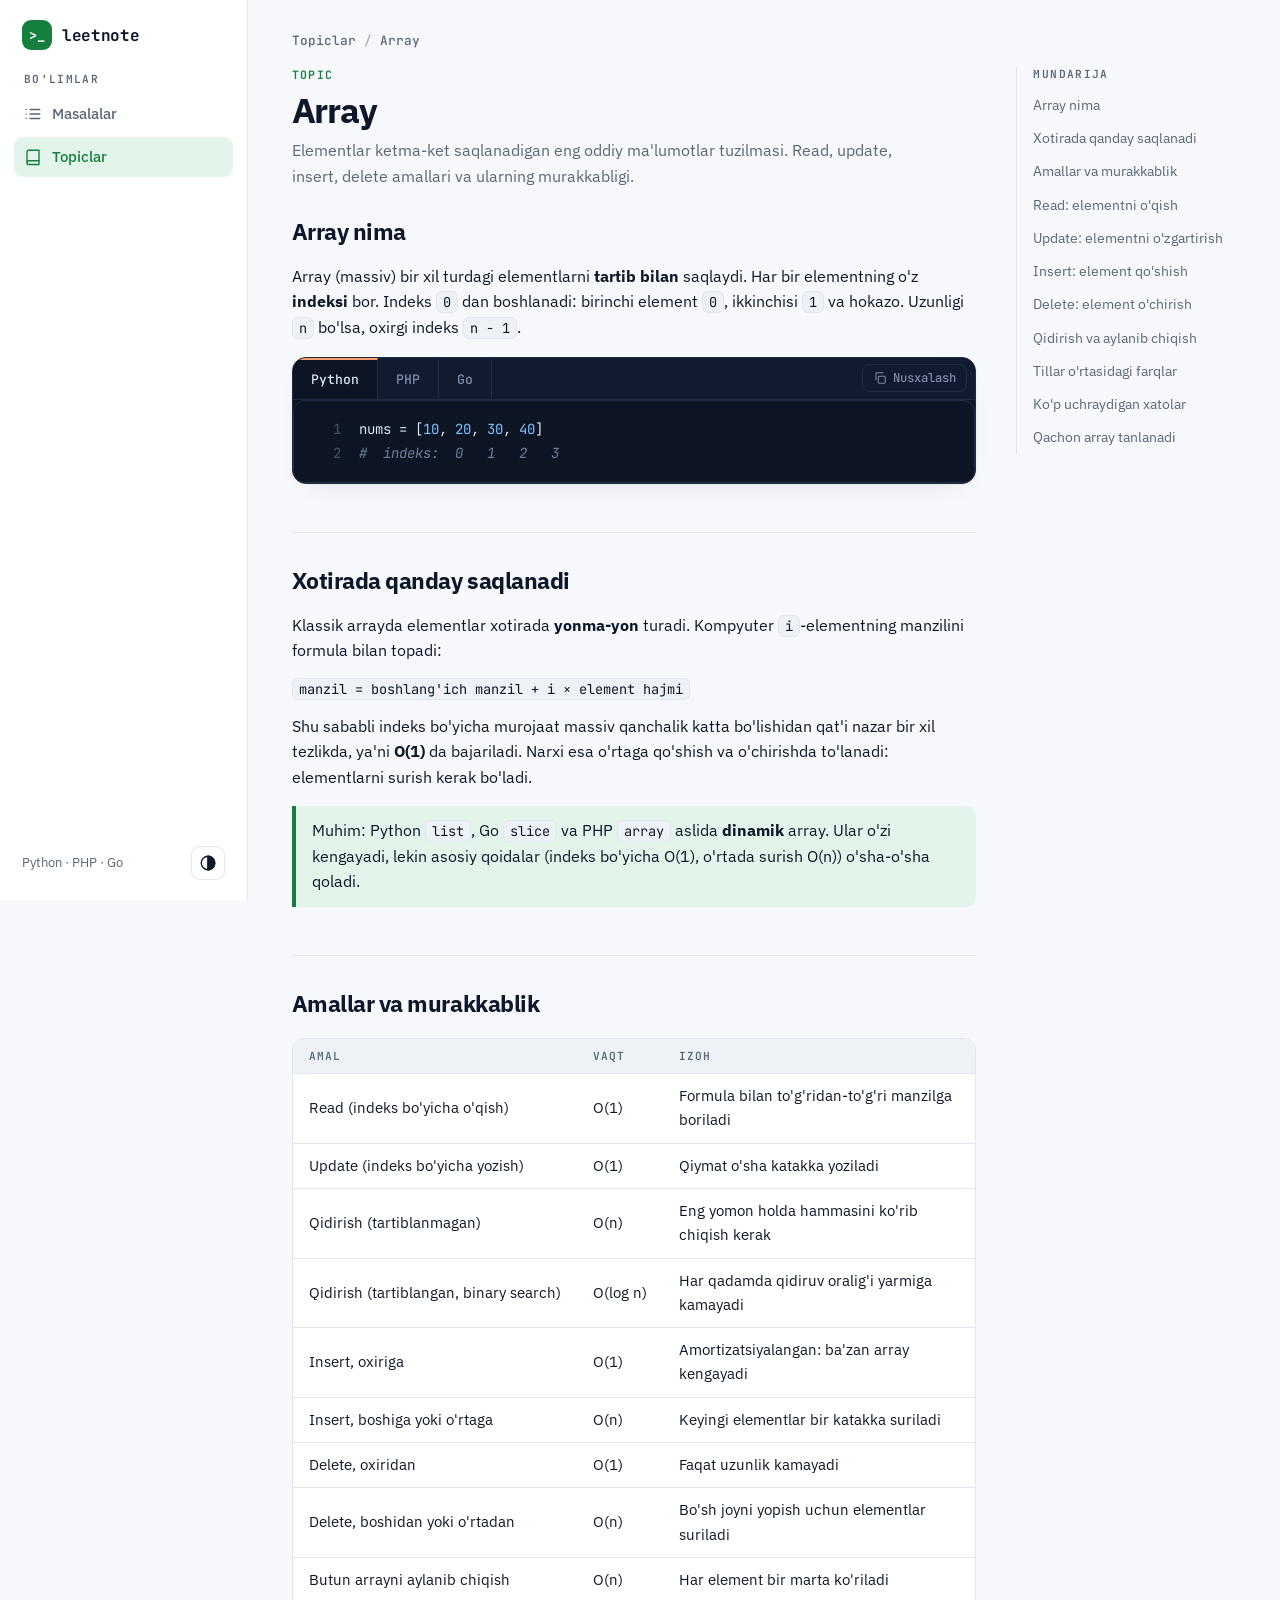
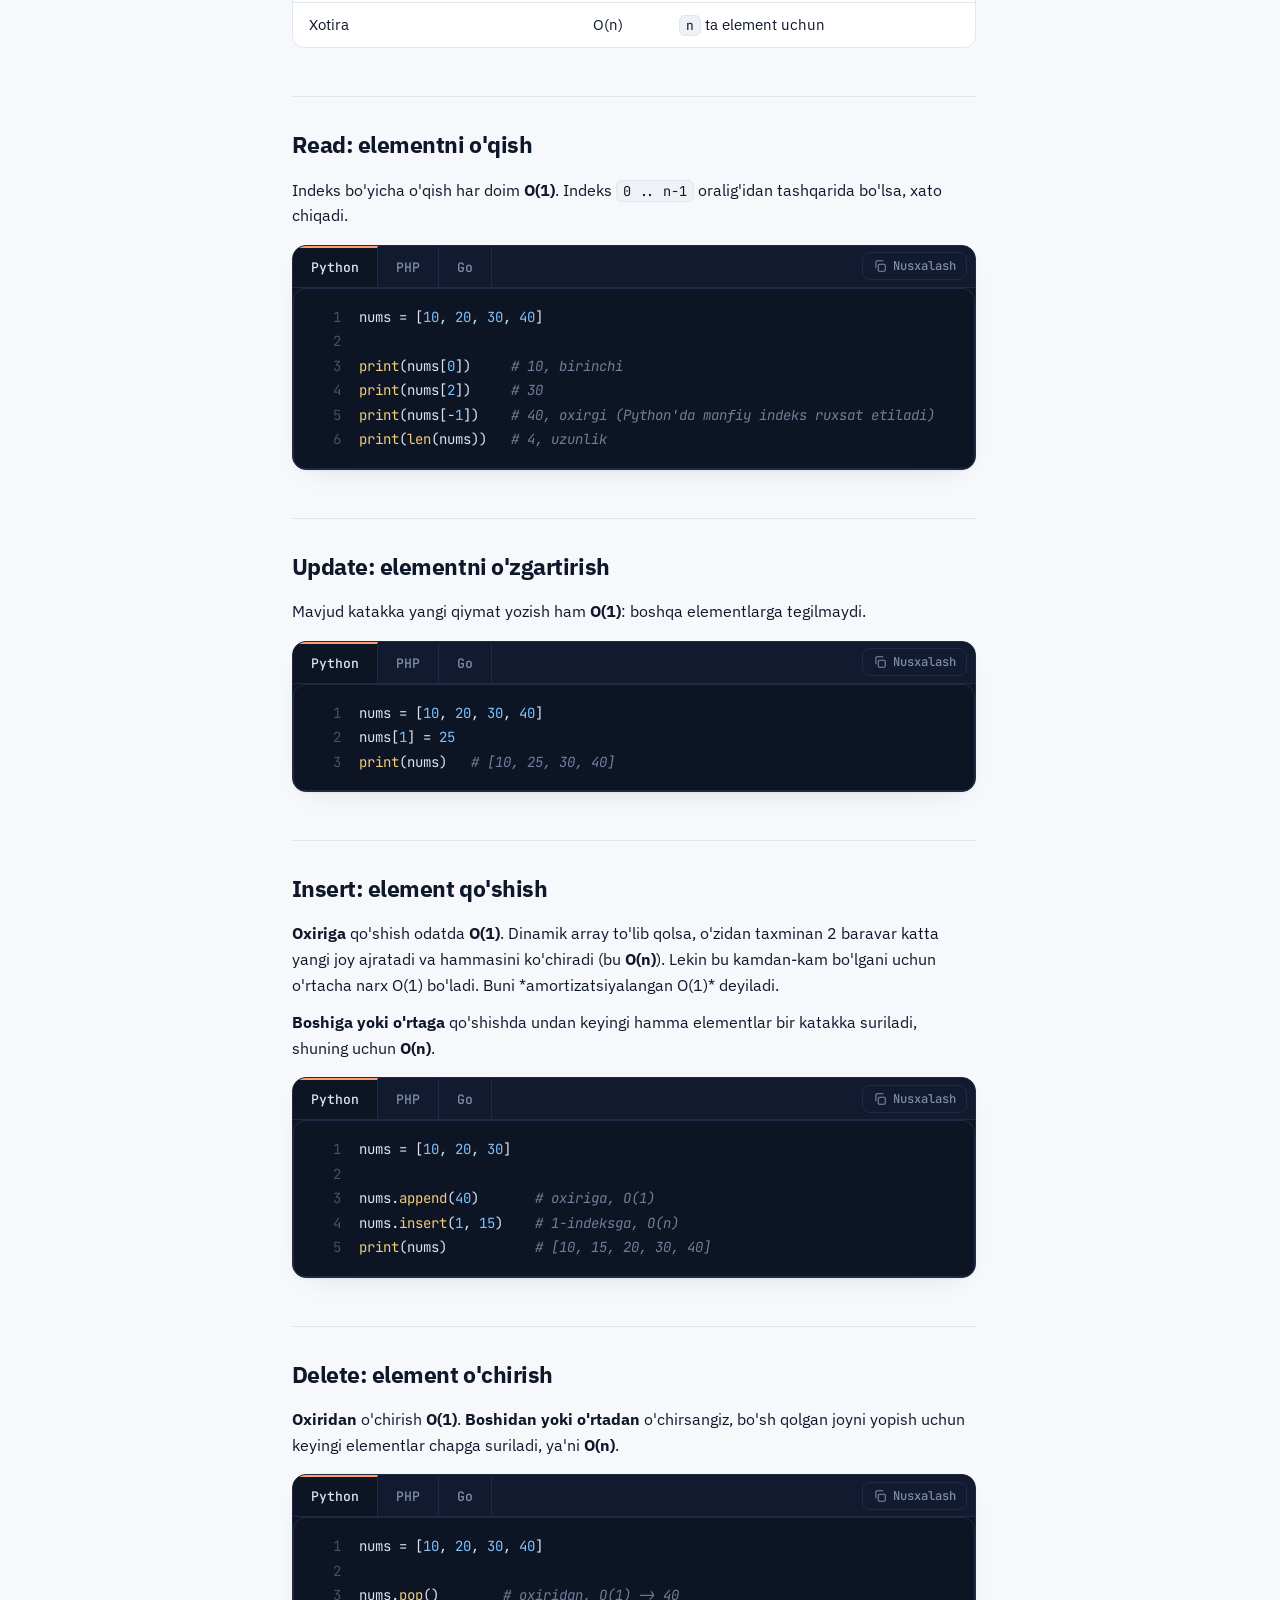
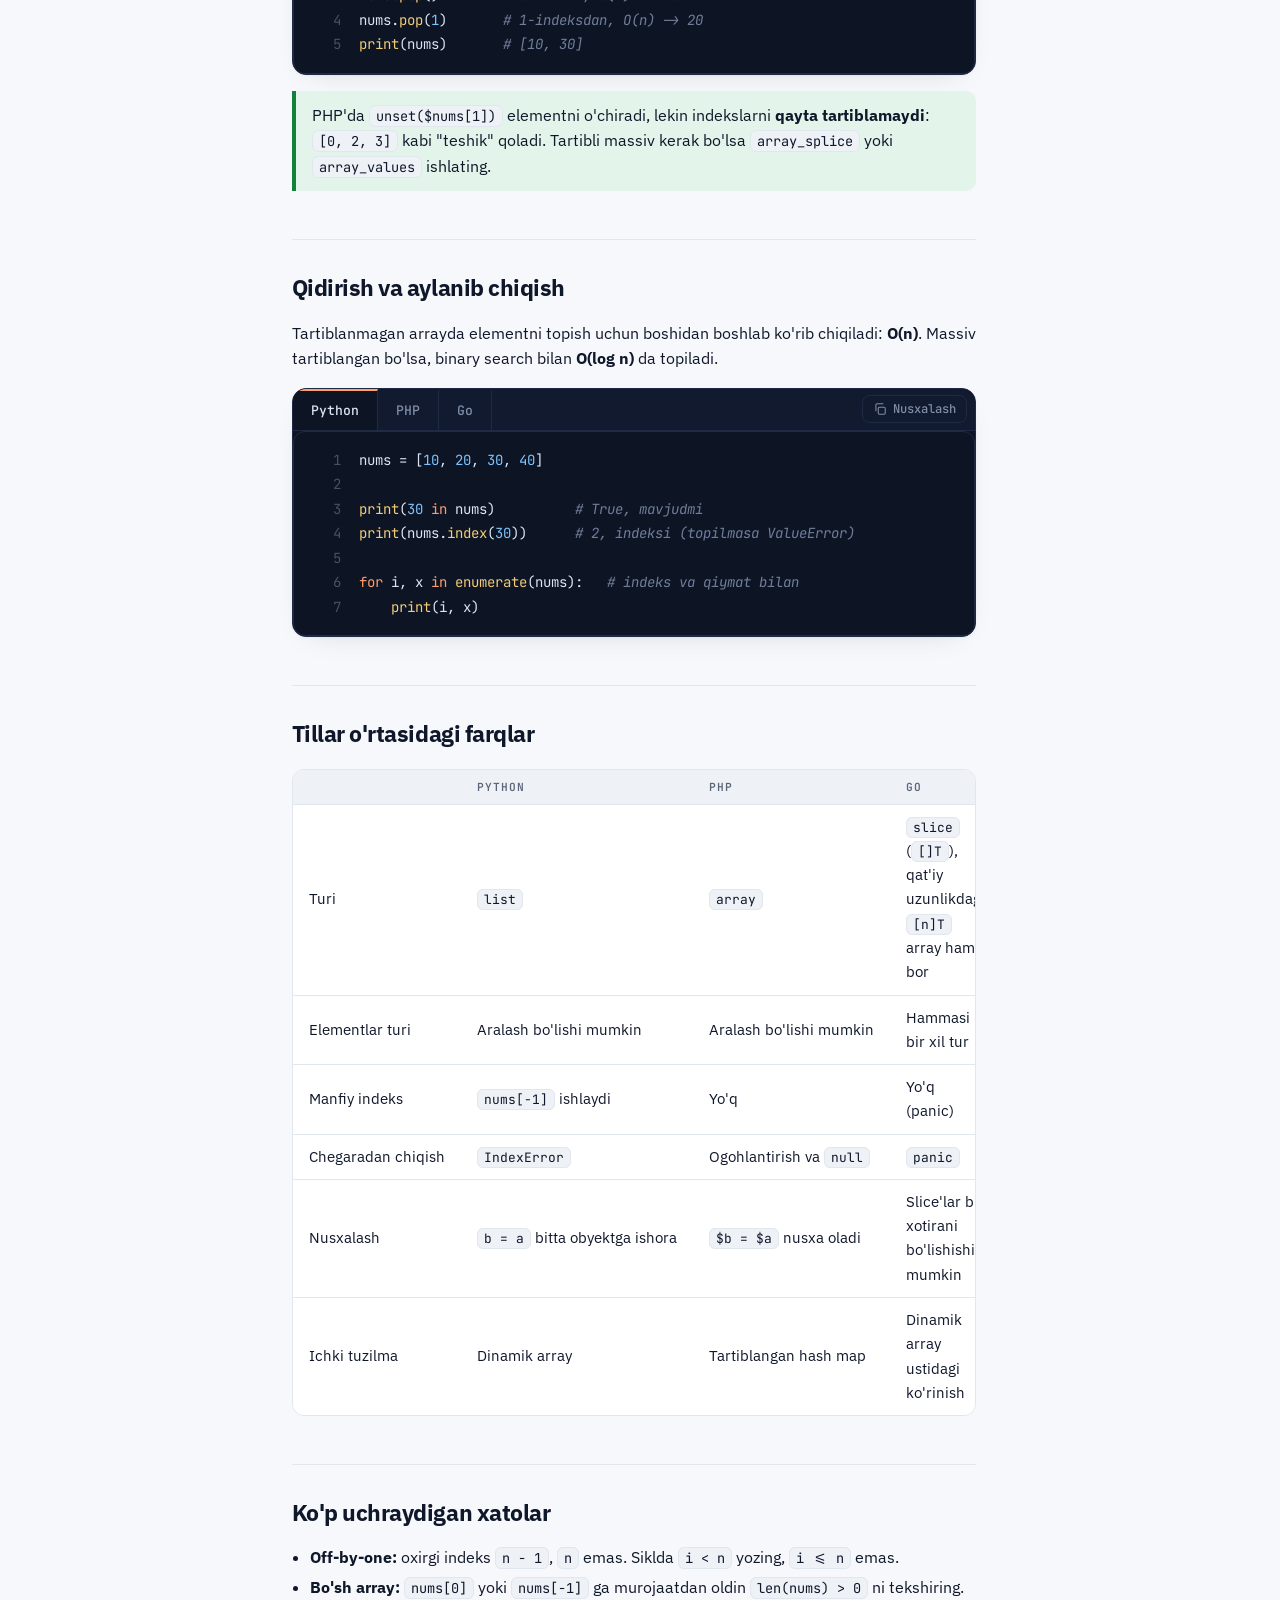
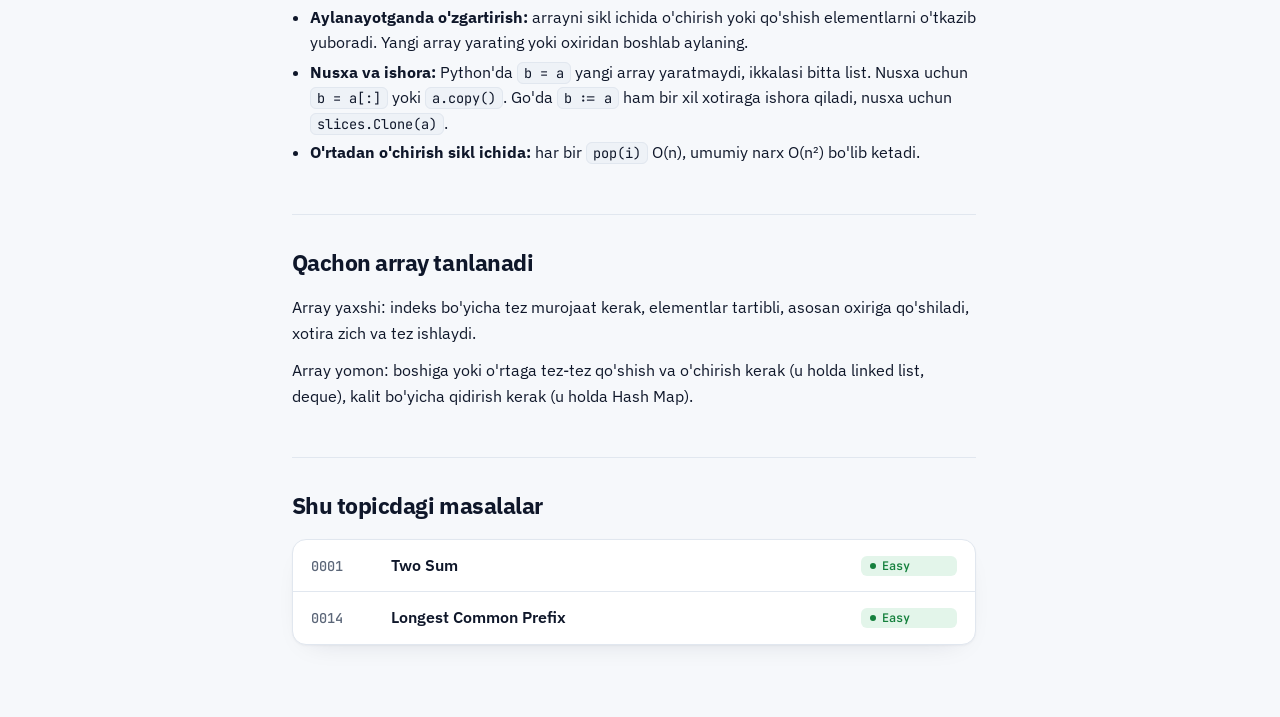
<file: site/topics/array.html>
<!doctype html>
<html lang="uz"><head><meta charset="utf-8">
<meta name="viewport" content="width=device-width,initial-scale=1">
<title>Array — LeetNote</title>
<link rel="preconnect" href="https://fonts.googleapis.com"><link rel="preconnect" href="https://fonts.gstatic.com" crossorigin>
<link rel="stylesheet" href="https://fonts.googleapis.com/css2?family=IBM+Plex+Sans:wght@400;500;600;700&family=JetBrains+Mono:wght@400;500;600;700&display=swap">
<link rel="stylesheet" href="../style.css"></head>
<body>
<div class="shell">
<aside class="side">
<a class="brand" href="../index.html"><span class="logo">&gt;_</span>leetnote</a>
<nav class="nav" aria-label="Asosiy"><span class="nav-label">Bo'limlar</span>
<a href="../index.html"><svg viewBox="0 0 24 24"><path d="M8 6h13M8 12h13M8 18h13M3 6h.01M3 12h.01M3 18h.01"/></svg>Masalalar</a>
<a href="../topics.html" aria-current="page"><svg viewBox="0 0 24 24"><path d="M4 19.5A2.5 2.5 0 0 1 6.5 17H20V3H6.5A2.5 2.5 0 0 0 4 5.5z"/><path d="M4 19.5A2.5 2.5 0 0 0 6.5 22H20v-5"/></svg>Topiclar</a></nav>
<div class="side-foot"><span>Python · PHP · Go</span>
<button id="theme" class="icon-btn" type="button" aria-label="Mavzuni almashtirish"><svg viewBox="0 0 24 24"><circle cx="12" cy="12" r="9"/><path d="M12 3v18" /><path d="M12 3a9 9 0 0 1 0 18z" fill="currentColor"/></svg></button></div>
</aside>
<main class="content"><div class="inner">
<div class="crumbs"><a href="../topics.html">Topiclar</a><i>/</i><span>Array</span></div><div class="doc"><article class="article"><span class="eyebrow">Topic</span><h1>Array</h1><p class="sub">Elementlar ketma-ket saqlanadigan eng oddiy ma&#x27;lumotlar tuzilmasi. Read, update, insert, delete amallari va ularning murakkabligi.</p><div class="prose"><h2 id="s1">Array nima</h2>
<p>Array (massiv) bir xil turdagi elementlarni <strong>tartib bilan</strong> saqlaydi. Har bir elementning o&#x27;z <strong>indeksi</strong> bor. Indeks <code>0</code> dan boshlanadi: birinchi element <code>0</code>, ikkinchisi <code>1</code> va hokazo. Uzunligi <code>n</code> bo&#x27;lsa, oxirgi indeks <code>n - 1</code>.</p>
<section class="editor ctabs" data-tabs><div class="ed-bar" role="tablist"><button type="button" role="tab" data-lang="python" aria-selected="false">Python</button><button type="button" role="tab" data-lang="php" aria-selected="false">PHP</button><button type="button" role="tab" data-lang="go" aria-selected="false">Go</button><button type="button" class="copy"><svg viewBox="0 0 24 24"><rect x="9" y="9" width="12" height="12" rx="2"/><path d="M5 15V5a2 2 0 0 1 2-2h10"/></svg><span>Nusxalash</span></button></div><div class="panel" data-lang="python" hidden><pre><code>nums = [10, 20, 30, 40]
#  indeks:  0   1   2   3</code></pre></div><div class="panel" data-lang="php" hidden><pre><code>$nums = [10, 20, 30, 40];
//  indeks:  0   1   2   3</code></pre></div><div class="panel" data-lang="go" hidden><pre><code>nums := []int{10, 20, 30, 40}
//  indeks:  0   1   2   3</code></pre></div></section>
<h2 id="s2">Xotirada qanday saqlanadi</h2>
<p>Klassik arrayda elementlar xotirada <strong>yonma-yon</strong> turadi. Kompyuter <code>i</code>-elementning manzilini formula bilan topadi:</p>
<p><code>manzil = boshlang&#x27;ich manzil + i × element hajmi</code></p>
<p>Shu sababli indeks bo&#x27;yicha murojaat massiv qanchalik katta bo&#x27;lishidan qat&#x27;i nazar bir xil tezlikda, ya&#x27;ni <strong>O(1)</strong> da bajariladi. Narxi esa o&#x27;rtaga qo&#x27;shish va o&#x27;chirishda to&#x27;lanadi: elementlarni surish kerak bo&#x27;ladi.</p>
<blockquote>Muhim: Python <code>list</code>, Go <code>slice</code> va PHP <code>array</code> aslida <strong>dinamik</strong> array. Ular o&#x27;zi kengayadi, lekin asosiy qoidalar (indeks bo&#x27;yicha O(1), o&#x27;rtada surish O(n)) o&#x27;sha-o&#x27;sha qoladi.</blockquote>
<h2 id="s3">Amallar va murakkablik</h2>
<div class="tbl"><table><thead><tr><th>Amal</th><th>Vaqt</th><th>Izoh</th></tr></thead><tbody><tr><td>Read (indeks bo&#x27;yicha o&#x27;qish)</td><td>O(1)</td><td>Formula bilan to&#x27;g&#x27;ridan-to&#x27;g&#x27;ri manzilga boriladi</td></tr><tr><td>Update (indeks bo&#x27;yicha yozish)</td><td>O(1)</td><td>Qiymat o&#x27;sha katakka yoziladi</td></tr><tr><td>Qidirish (tartiblanmagan)</td><td>O(n)</td><td>Eng yomon holda hammasini ko&#x27;rib chiqish kerak</td></tr><tr><td>Qidirish (tartiblangan, binary search)</td><td>O(log n)</td><td>Har qadamda qidiruv oralig&#x27;i yarmiga kamayadi</td></tr><tr><td>Insert, oxiriga</td><td>O(1)</td><td>Amortizatsiyalangan: ba&#x27;zan array kengayadi</td></tr><tr><td>Insert, boshiga yoki o&#x27;rtaga</td><td>O(n)</td><td>Keyingi elementlar bir katakka suriladi</td></tr><tr><td>Delete, oxiridan</td><td>O(1)</td><td>Faqat uzunlik kamayadi</td></tr><tr><td>Delete, boshidan yoki o&#x27;rtadan</td><td>O(n)</td><td>Bo&#x27;sh joyni yopish uchun elementlar suriladi</td></tr><tr><td>Butun arrayni aylanib chiqish</td><td>O(n)</td><td>Har element bir marta ko&#x27;riladi</td></tr><tr><td>Xotira</td><td>O(n)</td><td><code>n</code> ta element uchun</td></tr></tbody></table></div>
<h2 id="s4">Read: elementni o&#x27;qish</h2>
<p>Indeks bo&#x27;yicha o&#x27;qish har doim <strong>O(1)</strong>. Indeks <code>0 .. n-1</code> oralig&#x27;idan tashqarida bo&#x27;lsa, xato chiqadi.</p>
<section class="editor ctabs" data-tabs><div class="ed-bar" role="tablist"><button type="button" role="tab" data-lang="python" aria-selected="false">Python</button><button type="button" role="tab" data-lang="php" aria-selected="false">PHP</button><button type="button" role="tab" data-lang="go" aria-selected="false">Go</button><button type="button" class="copy"><svg viewBox="0 0 24 24"><rect x="9" y="9" width="12" height="12" rx="2"/><path d="M5 15V5a2 2 0 0 1 2-2h10"/></svg><span>Nusxalash</span></button></div><div class="panel" data-lang="python" hidden><pre><code>nums = [10, 20, 30, 40]

print(nums[0])     # 10, birinchi
print(nums[2])     # 30
print(nums[-1])    # 40, oxirgi (Python&#x27;da manfiy indeks ruxsat etiladi)
print(len(nums))   # 4, uzunlik</code></pre></div><div class="panel" data-lang="php" hidden><pre><code>$nums = [10, 20, 30, 40];

echo $nums[0];                  // 10, birinchi
echo $nums[2];                  // 30
echo $nums[count($nums) - 1];   // 40, oxirgi (PHP&#x27;da manfiy indeks yo&#x27;q)
echo count($nums);              // 4, uzunlik</code></pre></div><div class="panel" data-lang="go" hidden><pre><code>nums := []int{10, 20, 30, 40}

fmt.Println(nums[0])            // 10, birinchi
fmt.Println(nums[2])            // 30
fmt.Println(nums[len(nums)-1])  // 40, oxirgi (Go&#x27;da manfiy indeks yo&#x27;q)
fmt.Println(len(nums))          // 4, uzunlik</code></pre></div></section>
<h2 id="s5">Update: elementni o&#x27;zgartirish</h2>
<p>Mavjud katakka yangi qiymat yozish ham <strong>O(1)</strong>: boshqa elementlarga tegilmaydi.</p>
<section class="editor ctabs" data-tabs><div class="ed-bar" role="tablist"><button type="button" role="tab" data-lang="python" aria-selected="false">Python</button><button type="button" role="tab" data-lang="php" aria-selected="false">PHP</button><button type="button" role="tab" data-lang="go" aria-selected="false">Go</button><button type="button" class="copy"><svg viewBox="0 0 24 24"><rect x="9" y="9" width="12" height="12" rx="2"/><path d="M5 15V5a2 2 0 0 1 2-2h10"/></svg><span>Nusxalash</span></button></div><div class="panel" data-lang="python" hidden><pre><code>nums = [10, 20, 30, 40]
nums[1] = 25
print(nums)   # [10, 25, 30, 40]</code></pre></div><div class="panel" data-lang="php" hidden><pre><code>$nums = [10, 20, 30, 40];
$nums[1] = 25;
print_r($nums);   // [10, 25, 30, 40]</code></pre></div><div class="panel" data-lang="go" hidden><pre><code>nums := []int{10, 20, 30, 40}
nums[1] = 25
fmt.Println(nums)   // [10 25 30 40]</code></pre></div></section>
<h2 id="s6">Insert: element qo&#x27;shish</h2>
<p><strong>Oxiriga</strong> qo&#x27;shish odatda <strong>O(1)</strong>. Dinamik array to&#x27;lib qolsa, o&#x27;zidan taxminan 2 baravar katta yangi joy ajratadi va hammasini ko&#x27;chiradi (bu <strong>O(n)</strong>). Lekin bu kamdan-kam bo&#x27;lgani uchun o&#x27;rtacha narx O(1) bo&#x27;ladi. Buni *amortizatsiyalangan O(1)* deyiladi.</p>
<p><strong>Boshiga yoki o&#x27;rtaga</strong> qo&#x27;shishda undan keyingi hamma elementlar bir katakka suriladi, shuning uchun <strong>O(n)</strong>.</p>
<section class="editor ctabs" data-tabs><div class="ed-bar" role="tablist"><button type="button" role="tab" data-lang="python" aria-selected="false">Python</button><button type="button" role="tab" data-lang="php" aria-selected="false">PHP</button><button type="button" role="tab" data-lang="go" aria-selected="false">Go</button><button type="button" class="copy"><svg viewBox="0 0 24 24"><rect x="9" y="9" width="12" height="12" rx="2"/><path d="M5 15V5a2 2 0 0 1 2-2h10"/></svg><span>Nusxalash</span></button></div><div class="panel" data-lang="python" hidden><pre><code>nums = [10, 20, 30]

nums.append(40)       # oxiriga, O(1)
nums.insert(1, 15)    # 1-indeksga, O(n)
print(nums)           # [10, 15, 20, 30, 40]</code></pre></div><div class="panel" data-lang="php" hidden><pre><code>$nums = [10, 20, 30];

$nums[] = 40;                      // oxiriga, O(1)
array_splice($nums, 1, 0, [15]);   // 1-indeksga, O(n)
print_r($nums);                    // [10, 15, 20, 30, 40]</code></pre></div><div class="panel" data-lang="go" hidden><pre><code>nums := []int{10, 20, 30}

nums = append(nums, 40)         // oxiriga, O(1)
nums = slices.Insert(nums, 1, 15) // 1-indeksga, O(n), Go 1.21+, &quot;slices&quot; paketi
fmt.Println(nums)               // [10 15 20 30 40]</code></pre></div></section>
<h2 id="s7">Delete: element o&#x27;chirish</h2>
<p><strong>Oxiridan</strong> o&#x27;chirish <strong>O(1)</strong>. <strong>Boshidan yoki o&#x27;rtadan</strong> o&#x27;chirsangiz, bo&#x27;sh qolgan joyni yopish uchun keyingi elementlar chapga suriladi, ya&#x27;ni <strong>O(n)</strong>.</p>
<section class="editor ctabs" data-tabs><div class="ed-bar" role="tablist"><button type="button" role="tab" data-lang="python" aria-selected="false">Python</button><button type="button" role="tab" data-lang="php" aria-selected="false">PHP</button><button type="button" role="tab" data-lang="go" aria-selected="false">Go</button><button type="button" class="copy"><svg viewBox="0 0 24 24"><rect x="9" y="9" width="12" height="12" rx="2"/><path d="M5 15V5a2 2 0 0 1 2-2h10"/></svg><span>Nusxalash</span></button></div><div class="panel" data-lang="python" hidden><pre><code>nums = [10, 20, 30, 40]

nums.pop()        # oxiridan, O(1) -&gt; 40
nums.pop(1)       # 1-indeksdan, O(n) -&gt; 20
print(nums)       # [10, 30]</code></pre></div><div class="panel" data-lang="php" hidden><pre><code>$nums = [10, 20, 30, 40];

array_pop($nums);              // oxiridan, O(1)
array_splice($nums, 1, 1);     // 1-indeksdan, O(n), indekslar qayta tartiblanadi
print_r($nums);                // [10, 30]</code></pre></div><div class="panel" data-lang="go" hidden><pre><code>nums := []int{10, 20, 30, 40}

nums = nums[:len(nums)-1]        // oxiridan, O(1)
nums = slices.Delete(nums, 1, 2) // [1, 2) oralig&#x27;ini, O(n)
fmt.Println(nums)                // [10 30]</code></pre></div></section>
<blockquote>PHP&#x27;da <code>unset($nums[1])</code> elementni o&#x27;chiradi, lekin indekslarni <strong>qayta tartiblamaydi</strong>: <code>[0, 2, 3]</code> kabi &quot;teshik&quot; qoladi. Tartibli massiv kerak bo&#x27;lsa <code>array_splice</code> yoki <code>array_values</code> ishlating.</blockquote>
<h2 id="s8">Qidirish va aylanib chiqish</h2>
<p>Tartiblanmagan arrayda elementni topish uchun boshidan boshlab ko&#x27;rib chiqiladi: <strong>O(n)</strong>. Massiv tartiblangan bo&#x27;lsa, binary search bilan <strong>O(log n)</strong> da topiladi.</p>
<section class="editor ctabs" data-tabs><div class="ed-bar" role="tablist"><button type="button" role="tab" data-lang="python" aria-selected="false">Python</button><button type="button" role="tab" data-lang="php" aria-selected="false">PHP</button><button type="button" role="tab" data-lang="go" aria-selected="false">Go</button><button type="button" class="copy"><svg viewBox="0 0 24 24"><rect x="9" y="9" width="12" height="12" rx="2"/><path d="M5 15V5a2 2 0 0 1 2-2h10"/></svg><span>Nusxalash</span></button></div><div class="panel" data-lang="python" hidden><pre><code>nums = [10, 20, 30, 40]

print(30 in nums)          # True, mavjudmi
print(nums.index(30))      # 2, indeksi (topilmasa ValueError)

for i, x in enumerate(nums):   # indeks va qiymat bilan
    print(i, x)</code></pre></div><div class="panel" data-lang="php" hidden><pre><code>$nums = [10, 20, 30, 40];

var_dump(in_array(30, $nums));      // true, mavjudmi
var_dump(array_search(30, $nums));  // int(2), indeksi (topilmasa false)

foreach ($nums as $i =&gt; $x) {       // indeks va qiymat bilan
    echo &quot;$i $x\n&quot;;
}</code></pre></div><div class="panel" data-lang="go" hidden><pre><code>nums := []int{10, 20, 30, 40}

fmt.Println(slices.Contains(nums, 30)) // true, mavjudmi
fmt.Println(slices.Index(nums, 30))    // 2, indeksi (topilmasa -1)

for i, x := range nums {               // indeks va qiymat bilan
	fmt.Println(i, x)
}</code></pre></div></section>
<h2 id="s9">Tillar o&#x27;rtasidagi farqlar</h2>
<div class="tbl"><table><thead><tr><th></th><th>Python</th><th>PHP</th><th>Go</th></tr></thead><tbody><tr><td>Turi</td><td><code>list</code></td><td><code>array</code></td><td><code>slice</code> (<code>[]T</code>), qat&#x27;iy uzunlikdagi <code>[n]T</code> array ham bor</td></tr><tr><td>Elementlar turi</td><td>Aralash bo&#x27;lishi mumkin</td><td>Aralash bo&#x27;lishi mumkin</td><td>Hammasi bir xil tur</td></tr><tr><td>Manfiy indeks</td><td><code>nums[-1]</code> ishlaydi</td><td>Yo&#x27;q</td><td>Yo&#x27;q (panic)</td></tr><tr><td>Chegaradan chiqish</td><td><code>IndexError</code></td><td>Ogohlantirish va <code>null</code></td><td><code>panic</code></td></tr><tr><td>Nusxalash</td><td><code>b = a</code> bitta obyektga ishora</td><td><code>$b = $a</code> nusxa oladi</td><td>Slice&#x27;lar bir xotirani bo&#x27;lishishi mumkin</td></tr><tr><td>Ichki tuzilma</td><td>Dinamik array</td><td>Tartiblangan hash map</td><td>Dinamik array ustidagi ko&#x27;rinish</td></tr></tbody></table></div>
<h2 id="s10">Ko&#x27;p uchraydigan xatolar</h2>
<ul><li><strong>Off-by-one:</strong> oxirgi indeks <code>n - 1</code>, <code>n</code> emas. Siklda <code>i &lt; n</code> yozing, <code>i &lt;= n</code> emas.</li><li><strong>Bo&#x27;sh array:</strong> <code>nums[0]</code> yoki <code>nums[-1]</code> ga murojaatdan oldin <code>len(nums) &gt; 0</code> ni tekshiring.</li><li><strong>Aylanayotganda o&#x27;zgartirish:</strong> arrayni sikl ichida o&#x27;chirish yoki qo&#x27;shish elementlarni o&#x27;tkazib yuboradi. Yangi array yarating yoki oxiridan boshlab aylaning.</li><li><strong>Nusxa va ishora:</strong> Python&#x27;da <code>b = a</code> yangi array yaratmaydi, ikkalasi bitta list. Nusxa uchun <code>b = a[:]</code> yoki <code>a.copy()</code>. Go&#x27;da <code>b := a</code> ham bir xil xotiraga ishora qiladi, nusxa uchun <code>slices.Clone(a)</code>.</li><li><strong>O&#x27;rtadan o&#x27;chirish sikl ichida:</strong> har bir <code>pop(i)</code> O(n), umumiy narx O(n²) bo&#x27;lib ketadi.</li></ul>
<h2 id="s11">Qachon array tanlanadi</h2>
<p>Array yaxshi: indeks bo&#x27;yicha tez murojaat kerak, elementlar tartibli, asosan oxiriga qo&#x27;shiladi, xotira zich va tez ishlaydi.</p>
<p>Array yomon: boshiga yoki o&#x27;rtaga tez-tez qo&#x27;shish va o&#x27;chirish kerak (u holda linked list, deque), kalit bo&#x27;yicha qidirish kerak (u holda <a href="hash-map.html">Hash Map</a>).</p></div><h2>Shu topicdagi masalalar</h2><div class="list"><a class="row" href="../problems/0001-two-sum.html"><span class="n">0001</span><span class="t">Two Sum</span><span></span><span class="badge Easy">Easy</span></a><a class="row" href="../problems/0014-longest-common-prefix.html"><span class="n">0014</span><span class="t">Longest Common Prefix</span><span></span><span class="badge Easy">Easy</span></a></div></article><aside class="toc"><span class="label">Mundarija</span><a href="#s1">Array nima</a><a href="#s2">Xotirada qanday saqlanadi</a><a href="#s3">Amallar va murakkablik</a><a href="#s4">Read: elementni o&#x27;qish</a><a href="#s5">Update: elementni o&#x27;zgartirish</a><a href="#s6">Insert: element qo&#x27;shish</a><a href="#s7">Delete: element o&#x27;chirish</a><a href="#s8">Qidirish va aylanib chiqish</a><a href="#s9">Tillar o&#x27;rtasidagi farqlar</a><a href="#s10">Ko&#x27;p uchraydigan xatolar</a><a href="#s11">Qachon array tanlanadi</a></aside></div>
</div></main>
</div>
<script src="../app.js"></script>
</body></html>
</file>
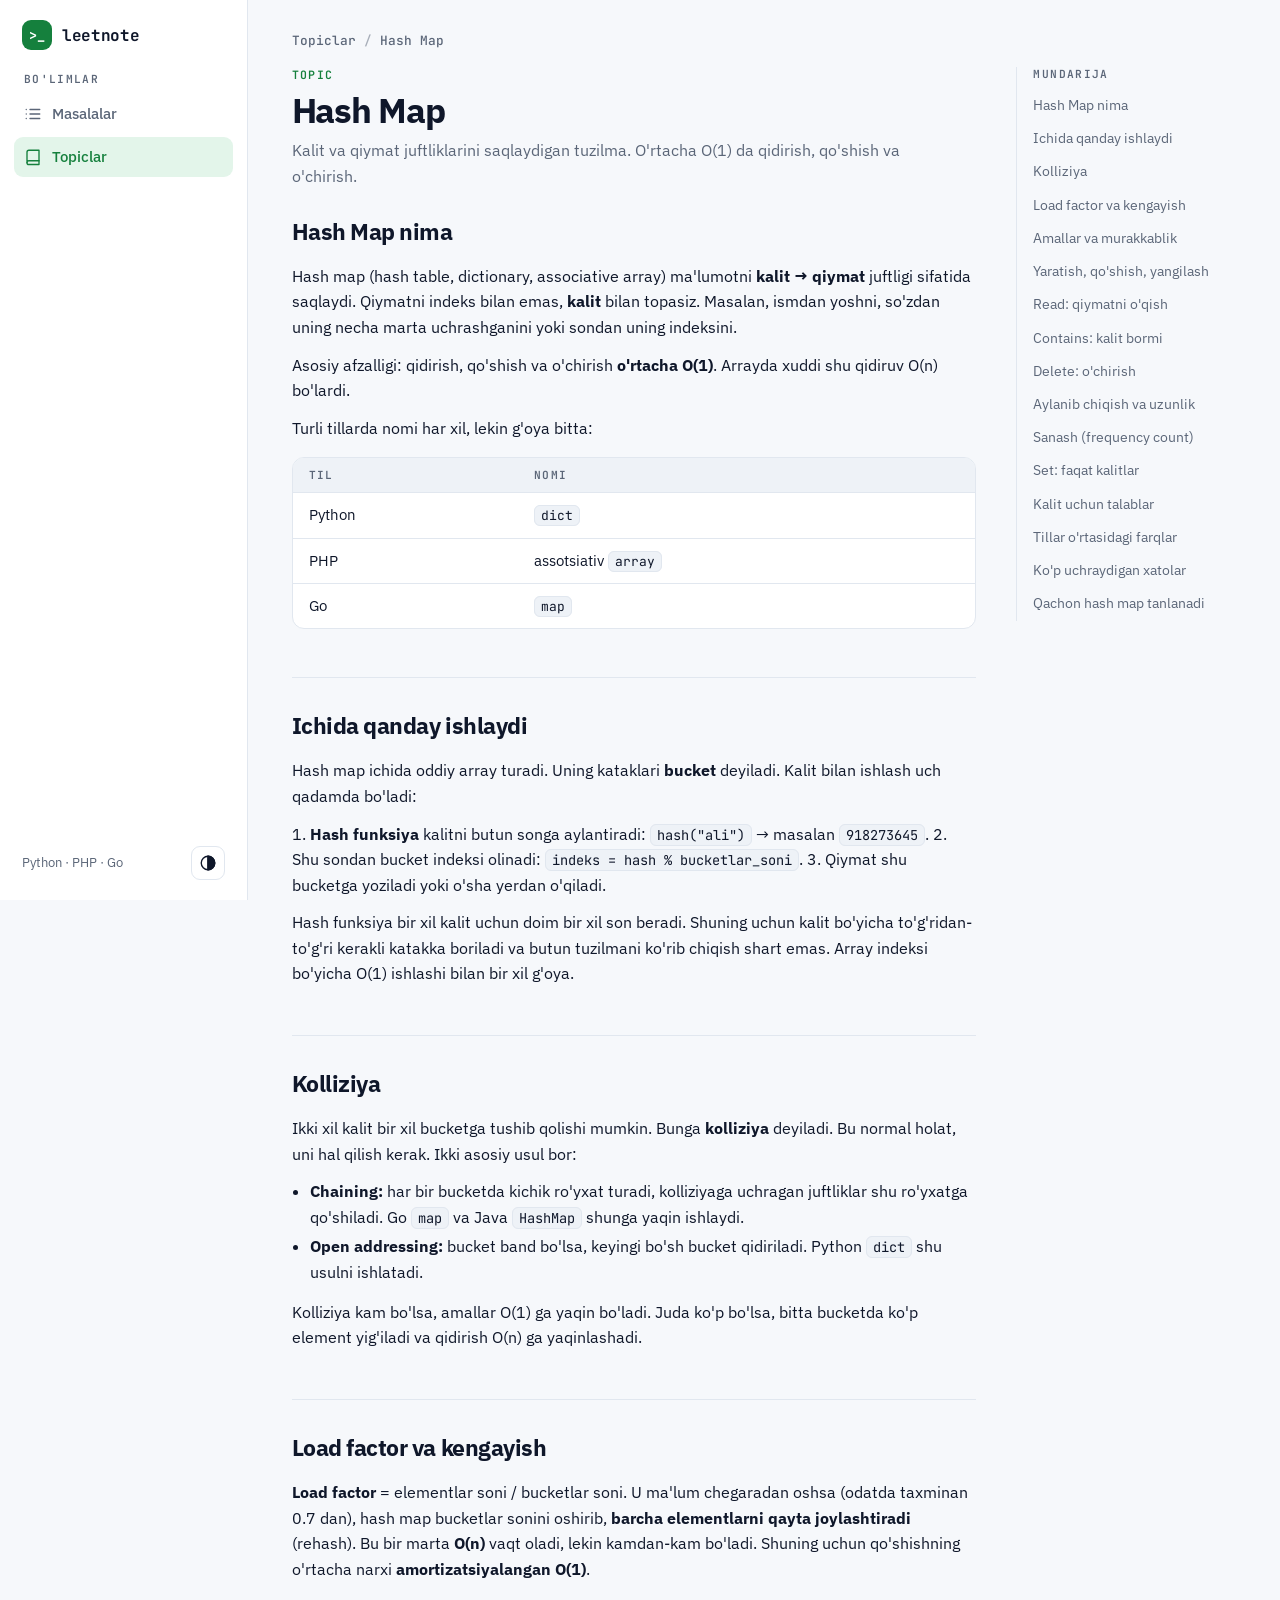
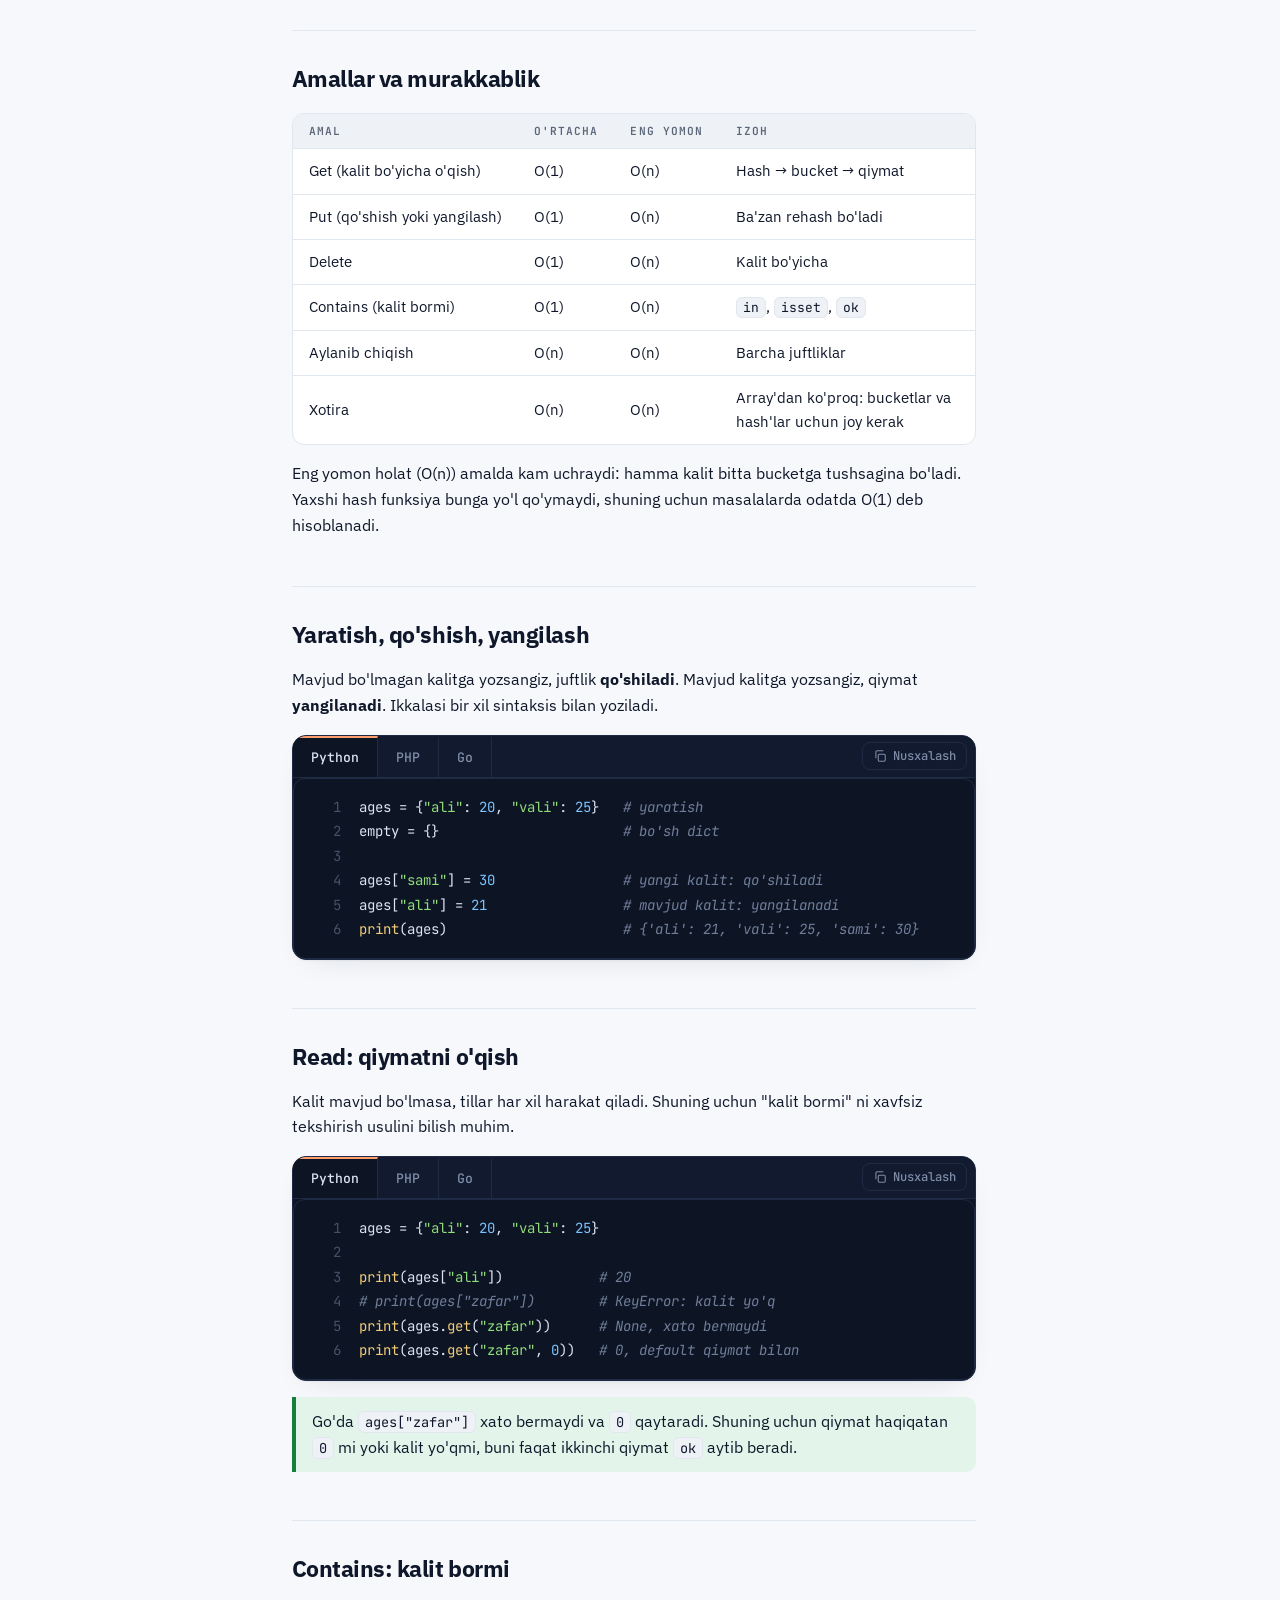
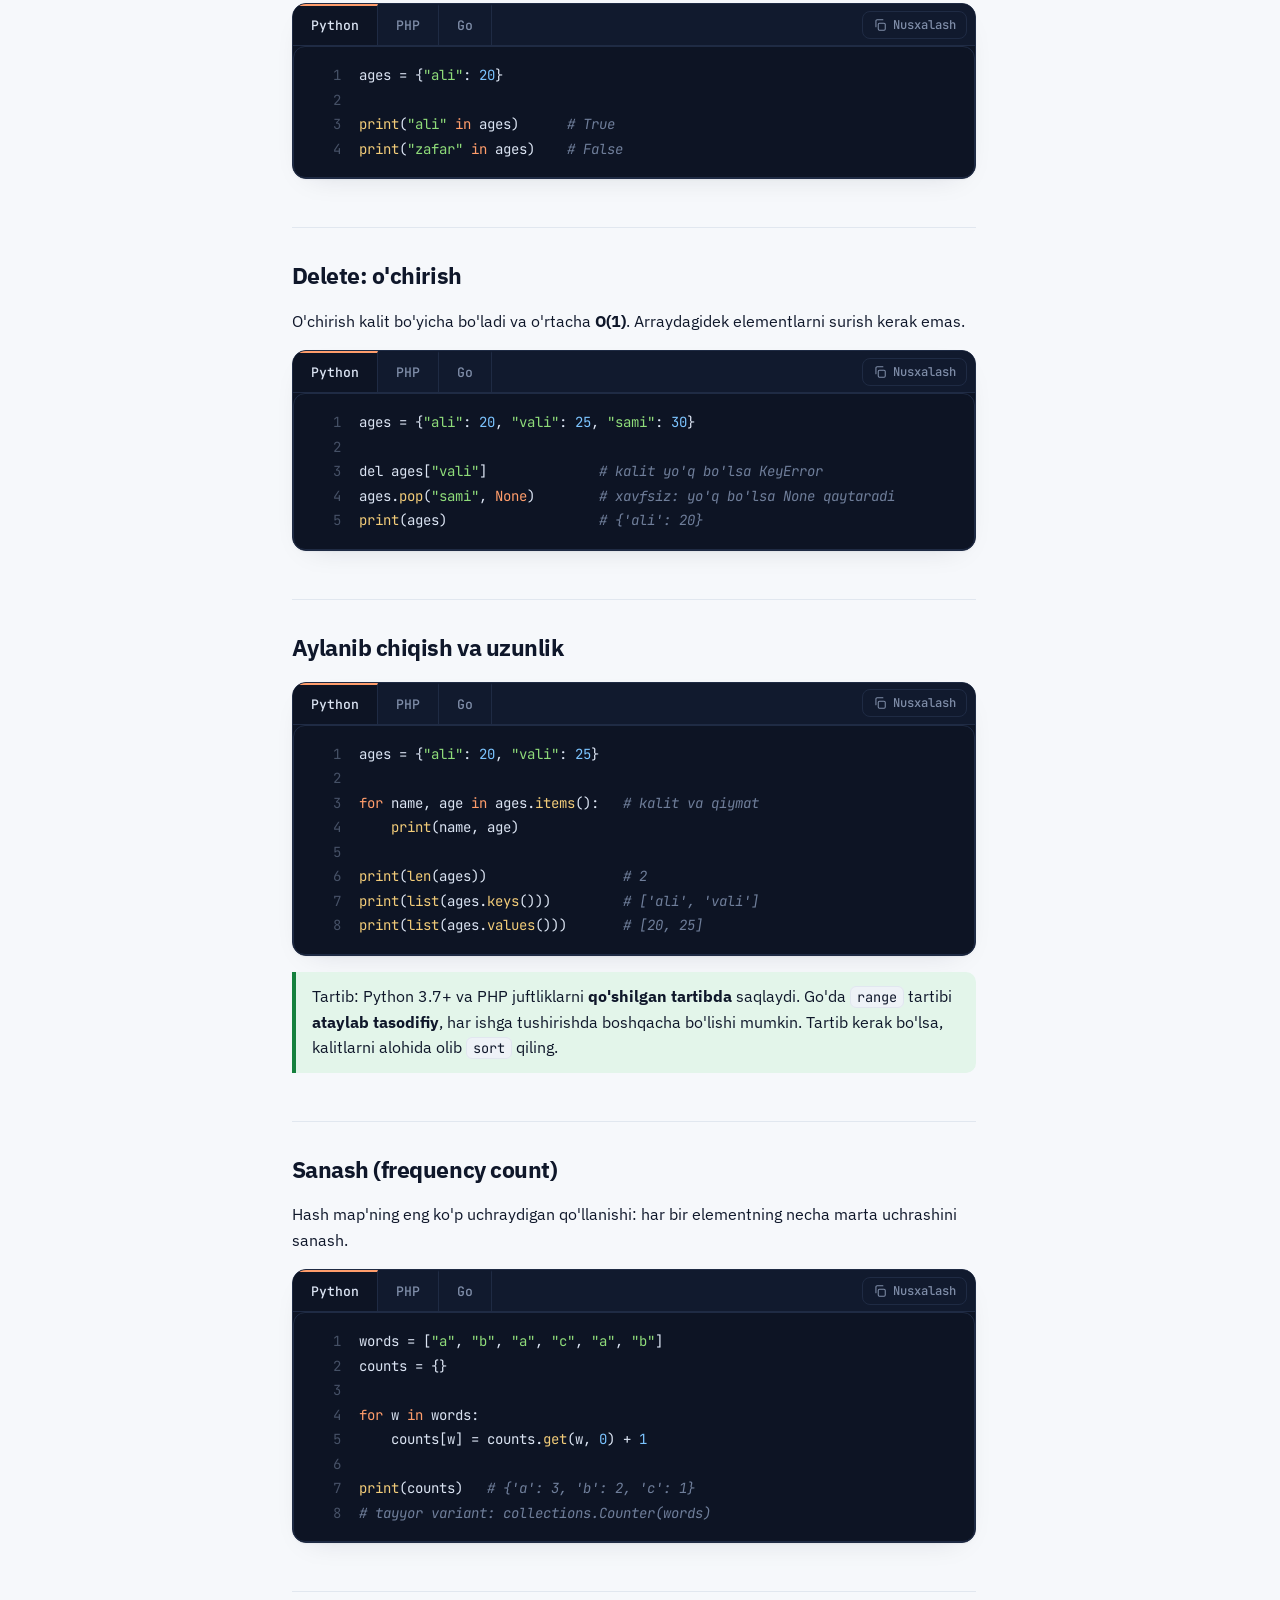
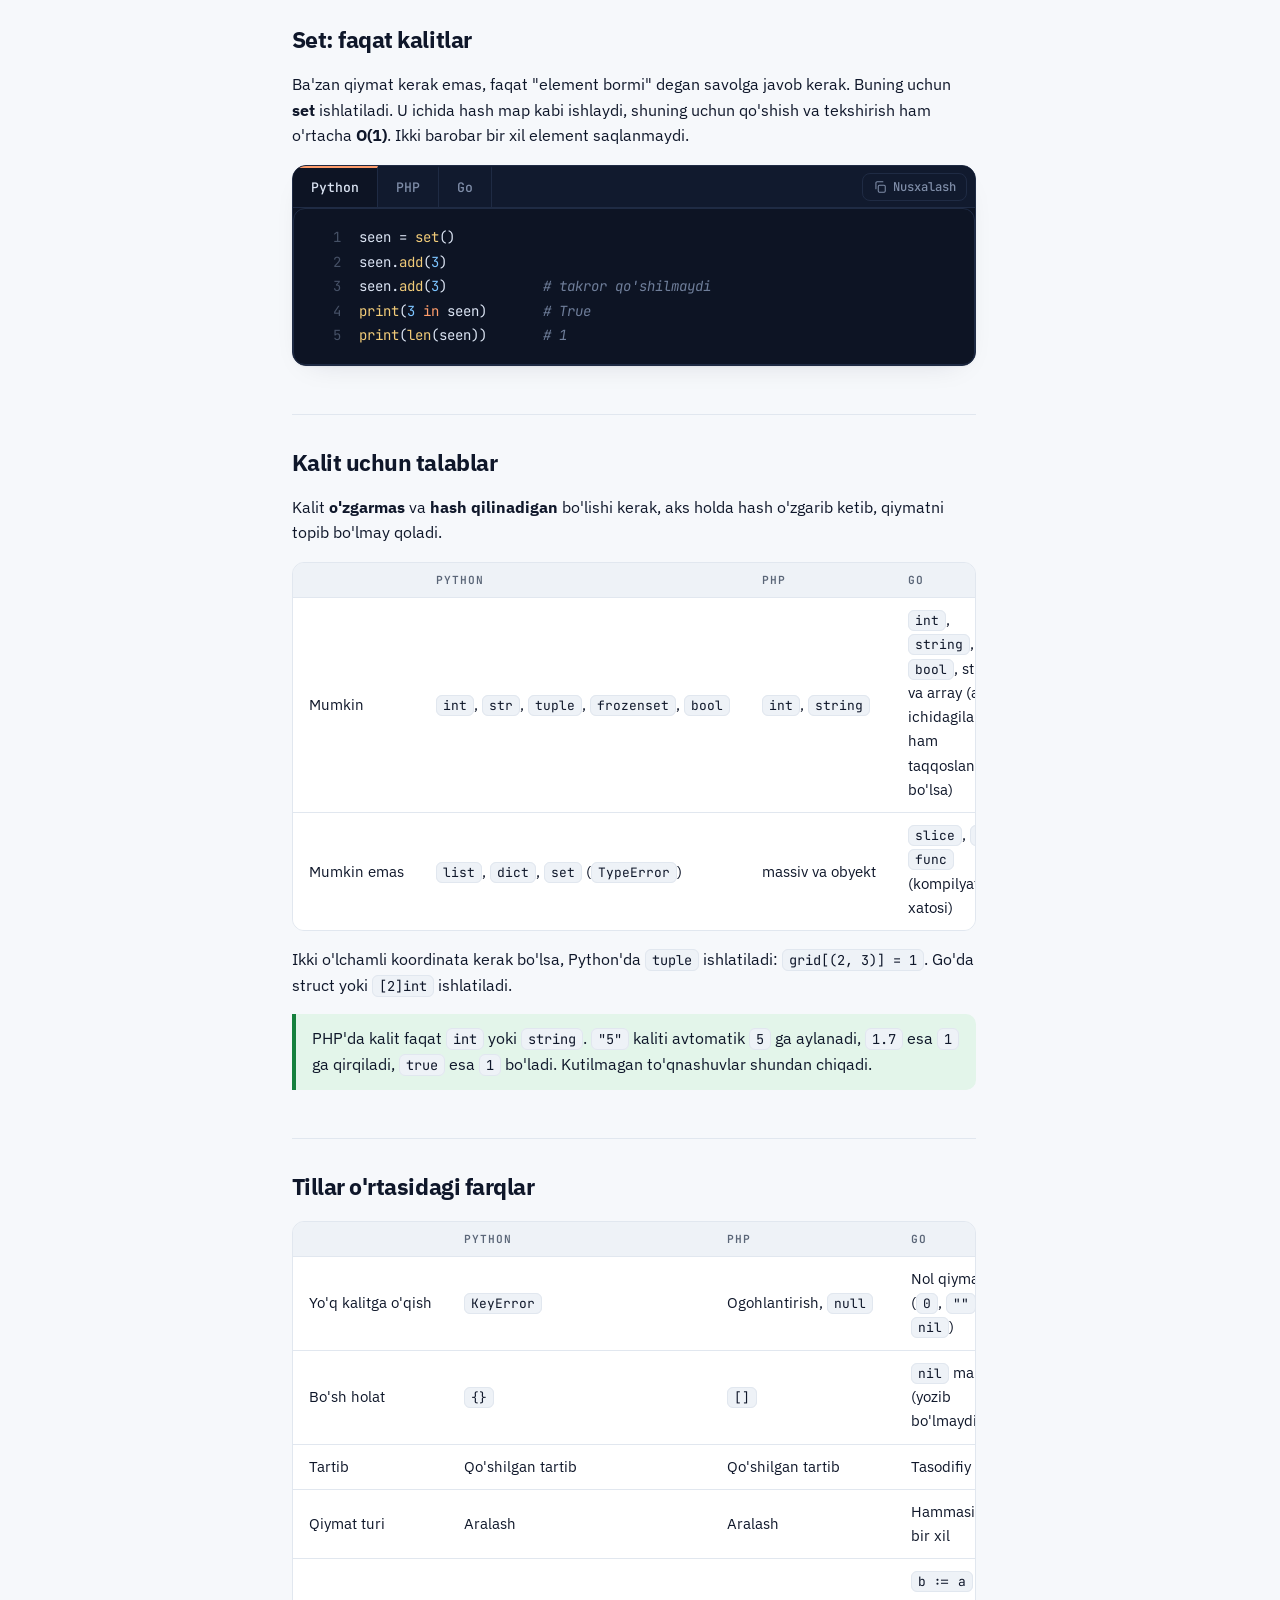
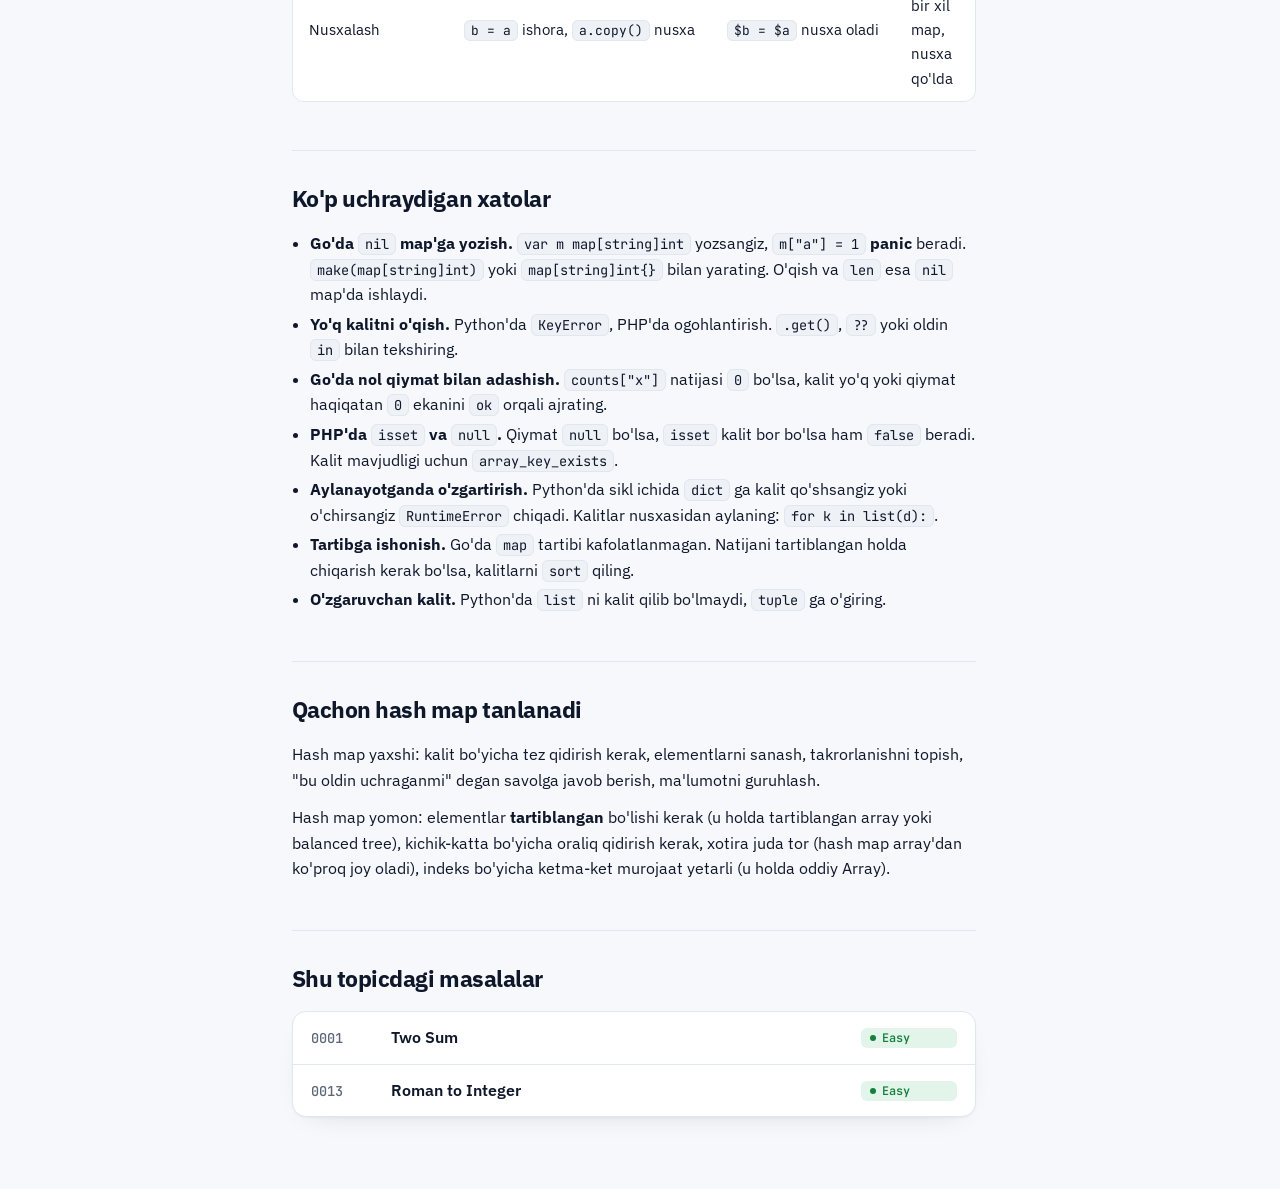
<file: site/topics/hash-map.html>
<!doctype html>
<html lang="uz"><head><meta charset="utf-8">
<meta name="viewport" content="width=device-width,initial-scale=1">
<title>Hash Map — LeetNote</title>
<link rel="preconnect" href="https://fonts.googleapis.com"><link rel="preconnect" href="https://fonts.gstatic.com" crossorigin>
<link rel="stylesheet" href="https://fonts.googleapis.com/css2?family=IBM+Plex+Sans:wght@400;500;600;700&family=JetBrains+Mono:wght@400;500;600;700&display=swap">
<link rel="stylesheet" href="../style.css"></head>
<body>
<div class="shell">
<aside class="side">
<a class="brand" href="../index.html"><span class="logo">&gt;_</span>leetnote</a>
<nav class="nav" aria-label="Asosiy"><span class="nav-label">Bo'limlar</span>
<a href="../index.html"><svg viewBox="0 0 24 24"><path d="M8 6h13M8 12h13M8 18h13M3 6h.01M3 12h.01M3 18h.01"/></svg>Masalalar</a>
<a href="../topics.html" aria-current="page"><svg viewBox="0 0 24 24"><path d="M4 19.5A2.5 2.5 0 0 1 6.5 17H20V3H6.5A2.5 2.5 0 0 0 4 5.5z"/><path d="M4 19.5A2.5 2.5 0 0 0 6.5 22H20v-5"/></svg>Topiclar</a></nav>
<div class="side-foot"><span>Python · PHP · Go</span>
<button id="theme" class="icon-btn" type="button" aria-label="Mavzuni almashtirish"><svg viewBox="0 0 24 24"><circle cx="12" cy="12" r="9"/><path d="M12 3v18" /><path d="M12 3a9 9 0 0 1 0 18z" fill="currentColor"/></svg></button></div>
</aside>
<main class="content"><div class="inner">
<div class="crumbs"><a href="../topics.html">Topiclar</a><i>/</i><span>Hash Map</span></div><div class="doc"><article class="article"><span class="eyebrow">Topic</span><h1>Hash Map</h1><p class="sub">Kalit va qiymat juftliklarini saqlaydigan tuzilma. O&#x27;rtacha O(1) da qidirish, qo&#x27;shish va o&#x27;chirish.</p><div class="prose"><h2 id="s1">Hash Map nima</h2>
<p>Hash map (hash table, dictionary, associative array) ma&#x27;lumotni <strong>kalit → qiymat</strong> juftligi sifatida saqlaydi. Qiymatni indeks bilan emas, <strong>kalit</strong> bilan topasiz. Masalan, ismdan yoshni, so&#x27;zdan uning necha marta uchrashganini yoki sondan uning indeksini.</p>
<p>Asosiy afzalligi: qidirish, qo&#x27;shish va o&#x27;chirish <strong>o&#x27;rtacha O(1)</strong>. Arrayda xuddi shu qidiruv O(n) bo&#x27;lardi.</p>
<p>Turli tillarda nomi har xil, lekin g&#x27;oya bitta:</p>
<div class="tbl"><table><thead><tr><th>Til</th><th>Nomi</th></tr></thead><tbody><tr><td>Python</td><td><code>dict</code></td></tr><tr><td>PHP</td><td>assotsiativ <code>array</code></td></tr><tr><td>Go</td><td><code>map</code></td></tr></tbody></table></div>
<h2 id="s2">Ichida qanday ishlaydi</h2>
<p>Hash map ichida oddiy array turadi. Uning kataklari <strong>bucket</strong> deyiladi. Kalit bilan ishlash uch qadamda bo&#x27;ladi:</p>
<p>1. <strong>Hash funksiya</strong> kalitni butun songa aylantiradi: <code>hash(&quot;ali&quot;)</code> → masalan <code>918273645</code>. 2. Shu sondan bucket indeksi olinadi: <code>indeks = hash % bucketlar_soni</code>. 3. Qiymat shu bucketga yoziladi yoki o&#x27;sha yerdan o&#x27;qiladi.</p>
<p>Hash funksiya bir xil kalit uchun doim bir xil son beradi. Shuning uchun kalit bo&#x27;yicha to&#x27;g&#x27;ridan-to&#x27;g&#x27;ri kerakli katakka boriladi va butun tuzilmani ko&#x27;rib chiqish shart emas. Array indeksi bo&#x27;yicha O(1) ishlashi bilan bir xil g&#x27;oya.</p>
<h2 id="s3">Kolliziya</h2>
<p>Ikki xil kalit bir xil bucketga tushib qolishi mumkin. Bunga <strong>kolliziya</strong> deyiladi. Bu normal holat, uni hal qilish kerak. Ikki asosiy usul bor:</p>
<ul><li><strong>Chaining:</strong> har bir bucketda kichik ro&#x27;yxat turadi, kolliziyaga uchragan juftliklar shu ro&#x27;yxatga qo&#x27;shiladi. Go <code>map</code> va Java <code>HashMap</code> shunga yaqin ishlaydi.</li><li><strong>Open addressing:</strong> bucket band bo&#x27;lsa, keyingi bo&#x27;sh bucket qidiriladi. Python <code>dict</code> shu usulni ishlatadi.</li></ul>
<p>Kolliziya kam bo&#x27;lsa, amallar O(1) ga yaqin bo&#x27;ladi. Juda ko&#x27;p bo&#x27;lsa, bitta bucketda ko&#x27;p element yig&#x27;iladi va qidirish O(n) ga yaqinlashadi.</p>
<h2 id="s4">Load factor va kengayish</h2>
<p><strong>Load factor</strong> = elementlar soni / bucketlar soni. U ma&#x27;lum chegaradan oshsa (odatda taxminan 0.7 dan), hash map bucketlar sonini oshirib, <strong>barcha elementlarni qayta joylashtiradi</strong> (rehash). Bu bir marta <strong>O(n)</strong> vaqt oladi, lekin kamdan-kam bo&#x27;ladi. Shuning uchun qo&#x27;shishning o&#x27;rtacha narxi <strong>amortizatsiyalangan O(1)</strong>.</p>
<h2 id="s5">Amallar va murakkablik</h2>
<div class="tbl"><table><thead><tr><th>Amal</th><th>O&#x27;rtacha</th><th>Eng yomon</th><th>Izoh</th></tr></thead><tbody><tr><td>Get (kalit bo&#x27;yicha o&#x27;qish)</td><td>O(1)</td><td>O(n)</td><td>Hash → bucket → qiymat</td></tr><tr><td>Put (qo&#x27;shish yoki yangilash)</td><td>O(1)</td><td>O(n)</td><td>Ba&#x27;zan rehash bo&#x27;ladi</td></tr><tr><td>Delete</td><td>O(1)</td><td>O(n)</td><td>Kalit bo&#x27;yicha</td></tr><tr><td>Contains (kalit bormi)</td><td>O(1)</td><td>O(n)</td><td><code>in</code>, <code>isset</code>, <code>ok</code></td></tr><tr><td>Aylanib chiqish</td><td>O(n)</td><td>O(n)</td><td>Barcha juftliklar</td></tr><tr><td>Xotira</td><td>O(n)</td><td>O(n)</td><td>Array&#x27;dan ko&#x27;proq: bucketlar va hash&#x27;lar uchun joy kerak</td></tr></tbody></table></div>
<p>Eng yomon holat (O(n)) amalda kam uchraydi: hamma kalit bitta bucketga tushsagina bo&#x27;ladi. Yaxshi hash funksiya bunga yo&#x27;l qo&#x27;ymaydi, shuning uchun masalalarda odatda O(1) deb hisoblanadi.</p>
<h2 id="s6">Yaratish, qo&#x27;shish, yangilash</h2>
<p>Mavjud bo&#x27;lmagan kalitga yozsangiz, juftlik <strong>qo&#x27;shiladi</strong>. Mavjud kalitga yozsangiz, qiymat <strong>yangilanadi</strong>. Ikkalasi bir xil sintaksis bilan yoziladi.</p>
<section class="editor ctabs" data-tabs><div class="ed-bar" role="tablist"><button type="button" role="tab" data-lang="python" aria-selected="false">Python</button><button type="button" role="tab" data-lang="php" aria-selected="false">PHP</button><button type="button" role="tab" data-lang="go" aria-selected="false">Go</button><button type="button" class="copy"><svg viewBox="0 0 24 24"><rect x="9" y="9" width="12" height="12" rx="2"/><path d="M5 15V5a2 2 0 0 1 2-2h10"/></svg><span>Nusxalash</span></button></div><div class="panel" data-lang="python" hidden><pre><code>ages = {&quot;ali&quot;: 20, &quot;vali&quot;: 25}   # yaratish
empty = {}                       # bo&#x27;sh dict

ages[&quot;sami&quot;] = 30                # yangi kalit: qo&#x27;shiladi
ages[&quot;ali&quot;] = 21                 # mavjud kalit: yangilanadi
print(ages)                      # {&#x27;ali&#x27;: 21, &#x27;vali&#x27;: 25, &#x27;sami&#x27;: 30}</code></pre></div><div class="panel" data-lang="php" hidden><pre><code>$ages = [&quot;ali&quot; =&gt; 20, &quot;vali&quot; =&gt; 25];   // yaratish
$empty = [];                           // bo&#x27;sh array

$ages[&quot;sami&quot;] = 30;                    // yangi kalit: qo&#x27;shiladi
$ages[&quot;ali&quot;] = 21;                     // mavjud kalit: yangilanadi
print_r($ages);                        // [ali =&gt; 21, vali =&gt; 25, sami =&gt; 30]</code></pre></div><div class="panel" data-lang="go" hidden><pre><code>ages := map[string]int{&quot;ali&quot;: 20, &quot;vali&quot;: 25} // yaratish
empty := make(map[string]int)                 // bo&#x27;sh map
_ = empty

ages[&quot;sami&quot;] = 30                             // yangi kalit: qo&#x27;shiladi
ages[&quot;ali&quot;] = 21                              // mavjud kalit: yangilanadi
fmt.Println(ages)                             // map[ali:21 sami:30 vali:25]</code></pre></div></section>
<h2 id="s7">Read: qiymatni o&#x27;qish</h2>
<p>Kalit mavjud bo&#x27;lmasa, tillar har xil harakat qiladi. Shuning uchun &quot;kalit bormi&quot; ni xavfsiz tekshirish usulini bilish muhim.</p>
<section class="editor ctabs" data-tabs><div class="ed-bar" role="tablist"><button type="button" role="tab" data-lang="python" aria-selected="false">Python</button><button type="button" role="tab" data-lang="php" aria-selected="false">PHP</button><button type="button" role="tab" data-lang="go" aria-selected="false">Go</button><button type="button" class="copy"><svg viewBox="0 0 24 24"><rect x="9" y="9" width="12" height="12" rx="2"/><path d="M5 15V5a2 2 0 0 1 2-2h10"/></svg><span>Nusxalash</span></button></div><div class="panel" data-lang="python" hidden><pre><code>ages = {&quot;ali&quot;: 20, &quot;vali&quot;: 25}

print(ages[&quot;ali&quot;])            # 20
# print(ages[&quot;zafar&quot;])        # KeyError: kalit yo&#x27;q
print(ages.get(&quot;zafar&quot;))      # None, xato bermaydi
print(ages.get(&quot;zafar&quot;, 0))   # 0, default qiymat bilan</code></pre></div><div class="panel" data-lang="php" hidden><pre><code>$ages = [&quot;ali&quot; =&gt; 20, &quot;vali&quot; =&gt; 25];

echo $ages[&quot;ali&quot;];            // 20
// echo $ages[&quot;zafar&quot;];       // Warning: Undefined array key
echo $ages[&quot;zafar&quot;] ?? 0;     // 0, default qiymat bilan</code></pre></div><div class="panel" data-lang="go" hidden><pre><code>ages := map[string]int{&quot;ali&quot;: 20, &quot;vali&quot;: 25}

fmt.Println(ages[&quot;ali&quot;])      // 20
fmt.Println(ages[&quot;zafar&quot;])    // 0, kalit yo&#x27;q bo&#x27;lsa tur uchun nol qiymat

age, ok := ages[&quot;zafar&quot;]      // &quot;comma ok&quot; idiomasi
fmt.Println(age, ok)          // 0 false</code></pre></div></section>
<blockquote>Go&#x27;da <code>ages[&quot;zafar&quot;]</code> xato bermaydi va <code>0</code> qaytaradi. Shuning uchun qiymat haqiqatan <code>0</code> mi yoki kalit yo&#x27;qmi, buni faqat ikkinchi qiymat <code>ok</code> aytib beradi.</blockquote>
<h2 id="s8">Contains: kalit bormi</h2>
<section class="editor ctabs" data-tabs><div class="ed-bar" role="tablist"><button type="button" role="tab" data-lang="python" aria-selected="false">Python</button><button type="button" role="tab" data-lang="php" aria-selected="false">PHP</button><button type="button" role="tab" data-lang="go" aria-selected="false">Go</button><button type="button" class="copy"><svg viewBox="0 0 24 24"><rect x="9" y="9" width="12" height="12" rx="2"/><path d="M5 15V5a2 2 0 0 1 2-2h10"/></svg><span>Nusxalash</span></button></div><div class="panel" data-lang="python" hidden><pre><code>ages = {&quot;ali&quot;: 20}

print(&quot;ali&quot; in ages)      # True
print(&quot;zafar&quot; in ages)    # False</code></pre></div><div class="panel" data-lang="php" hidden><pre><code>$ages = [&quot;ali&quot; =&gt; 20, &quot;bek&quot; =&gt; null];

var_dump(array_key_exists(&quot;ali&quot;, $ages));  // true
var_dump(isset($ages[&quot;ali&quot;]));             // true
var_dump(isset($ages[&quot;bek&quot;]));             // false! qiymat null bo&#x27;lgani uchun
var_dump(array_key_exists(&quot;bek&quot;, $ages));  // true</code></pre></div><div class="panel" data-lang="go" hidden><pre><code>ages := map[string]int{&quot;ali&quot;: 20}

_, ok := ages[&quot;ali&quot;]
fmt.Println(ok)     // true

_, ok = ages[&quot;zafar&quot;]
fmt.Println(ok)     // false</code></pre></div></section>
<h2 id="s9">Delete: o&#x27;chirish</h2>
<p>O&#x27;chirish kalit bo&#x27;yicha bo&#x27;ladi va o&#x27;rtacha <strong>O(1)</strong>. Arraydagidek elementlarni surish kerak emas.</p>
<section class="editor ctabs" data-tabs><div class="ed-bar" role="tablist"><button type="button" role="tab" data-lang="python" aria-selected="false">Python</button><button type="button" role="tab" data-lang="php" aria-selected="false">PHP</button><button type="button" role="tab" data-lang="go" aria-selected="false">Go</button><button type="button" class="copy"><svg viewBox="0 0 24 24"><rect x="9" y="9" width="12" height="12" rx="2"/><path d="M5 15V5a2 2 0 0 1 2-2h10"/></svg><span>Nusxalash</span></button></div><div class="panel" data-lang="python" hidden><pre><code>ages = {&quot;ali&quot;: 20, &quot;vali&quot;: 25, &quot;sami&quot;: 30}

del ages[&quot;vali&quot;]              # kalit yo&#x27;q bo&#x27;lsa KeyError
ages.pop(&quot;sami&quot;, None)        # xavfsiz: yo&#x27;q bo&#x27;lsa None qaytaradi
print(ages)                   # {&#x27;ali&#x27;: 20}</code></pre></div><div class="panel" data-lang="php" hidden><pre><code>$ages = [&quot;ali&quot; =&gt; 20, &quot;vali&quot; =&gt; 25, &quot;sami&quot; =&gt; 30];

unset($ages[&quot;vali&quot;]);         // kalit yo&#x27;q bo&#x27;lsa ham xato bermaydi
unset($ages[&quot;sami&quot;]);
print_r($ages);               // [ali =&gt; 20]</code></pre></div><div class="panel" data-lang="go" hidden><pre><code>ages := map[string]int{&quot;ali&quot;: 20, &quot;vali&quot;: 25, &quot;sami&quot;: 30}

delete(ages, &quot;vali&quot;)          // kalit yo&#x27;q bo&#x27;lsa ham xato bermaydi
delete(ages, &quot;sami&quot;)
fmt.Println(ages)             // map[ali:20]</code></pre></div></section>
<h2 id="s10">Aylanib chiqish va uzunlik</h2>
<section class="editor ctabs" data-tabs><div class="ed-bar" role="tablist"><button type="button" role="tab" data-lang="python" aria-selected="false">Python</button><button type="button" role="tab" data-lang="php" aria-selected="false">PHP</button><button type="button" role="tab" data-lang="go" aria-selected="false">Go</button><button type="button" class="copy"><svg viewBox="0 0 24 24"><rect x="9" y="9" width="12" height="12" rx="2"/><path d="M5 15V5a2 2 0 0 1 2-2h10"/></svg><span>Nusxalash</span></button></div><div class="panel" data-lang="python" hidden><pre><code>ages = {&quot;ali&quot;: 20, &quot;vali&quot;: 25}

for name, age in ages.items():   # kalit va qiymat
    print(name, age)

print(len(ages))                 # 2
print(list(ages.keys()))         # [&#x27;ali&#x27;, &#x27;vali&#x27;]
print(list(ages.values()))       # [20, 25]</code></pre></div><div class="panel" data-lang="php" hidden><pre><code>$ages = [&quot;ali&quot; =&gt; 20, &quot;vali&quot; =&gt; 25];

foreach ($ages as $name =&gt; $age) {   // kalit va qiymat
    echo &quot;$name $age\n&quot;;
}

echo count($ages);                   // 2
print_r(array_keys($ages));          // [ali, vali]
print_r(array_values($ages));        // [20, 25]</code></pre></div><div class="panel" data-lang="go" hidden><pre><code>ages := map[string]int{&quot;ali&quot;: 20, &quot;vali&quot;: 25}

for name, age := range ages {   // kalit va qiymat
	fmt.Println(name, age)
}

fmt.Println(len(ages))          // 2</code></pre></div></section>
<blockquote>Tartib: Python 3.7+ va PHP juftliklarni <strong>qo&#x27;shilgan tartibda</strong> saqlaydi. Go&#x27;da <code>range</code> tartibi <strong>ataylab tasodifiy</strong>, har ishga tushirishda boshqacha bo&#x27;lishi mumkin. Tartib kerak bo&#x27;lsa, kalitlarni alohida olib <code>sort</code> qiling.</blockquote>
<h2 id="s11">Sanash (frequency count)</h2>
<p>Hash map&#x27;ning eng ko&#x27;p uchraydigan qo&#x27;llanishi: har bir elementning necha marta uchrashini sanash.</p>
<section class="editor ctabs" data-tabs><div class="ed-bar" role="tablist"><button type="button" role="tab" data-lang="python" aria-selected="false">Python</button><button type="button" role="tab" data-lang="php" aria-selected="false">PHP</button><button type="button" role="tab" data-lang="go" aria-selected="false">Go</button><button type="button" class="copy"><svg viewBox="0 0 24 24"><rect x="9" y="9" width="12" height="12" rx="2"/><path d="M5 15V5a2 2 0 0 1 2-2h10"/></svg><span>Nusxalash</span></button></div><div class="panel" data-lang="python" hidden><pre><code>words = [&quot;a&quot;, &quot;b&quot;, &quot;a&quot;, &quot;c&quot;, &quot;a&quot;, &quot;b&quot;]
counts = {}

for w in words:
    counts[w] = counts.get(w, 0) + 1

print(counts)   # {&#x27;a&#x27;: 3, &#x27;b&#x27;: 2, &#x27;c&#x27;: 1}
# tayyor variant: collections.Counter(words)</code></pre></div><div class="panel" data-lang="php" hidden><pre><code>$words = [&quot;a&quot;, &quot;b&quot;, &quot;a&quot;, &quot;c&quot;, &quot;a&quot;, &quot;b&quot;];
$counts = [];

foreach ($words as $w) {
    $counts[$w] = ($counts[$w] ?? 0) + 1;
}

print_r($counts);   // [a =&gt; 3, b =&gt; 2, c =&gt; 1]</code></pre></div><div class="panel" data-lang="go" hidden><pre><code>words := []string{&quot;a&quot;, &quot;b&quot;, &quot;a&quot;, &quot;c&quot;, &quot;a&quot;, &quot;b&quot;}
counts := make(map[string]int)

for _, w := range words {
	counts[w]++   // yo&#x27;q kalit uchun 0 dan boshlanadi
}

fmt.Println(counts)   // map[a:3 b:2 c:1]</code></pre></div></section>
<h2 id="s12">Set: faqat kalitlar</h2>
<p>Ba&#x27;zan qiymat kerak emas, faqat &quot;element bormi&quot; degan savolga javob kerak. Buning uchun <strong>set</strong> ishlatiladi. U ichida hash map kabi ishlaydi, shuning uchun qo&#x27;shish va tekshirish ham o&#x27;rtacha <strong>O(1)</strong>. Ikki barobar bir xil element saqlanmaydi.</p>
<section class="editor ctabs" data-tabs><div class="ed-bar" role="tablist"><button type="button" role="tab" data-lang="python" aria-selected="false">Python</button><button type="button" role="tab" data-lang="php" aria-selected="false">PHP</button><button type="button" role="tab" data-lang="go" aria-selected="false">Go</button><button type="button" class="copy"><svg viewBox="0 0 24 24"><rect x="9" y="9" width="12" height="12" rx="2"/><path d="M5 15V5a2 2 0 0 1 2-2h10"/></svg><span>Nusxalash</span></button></div><div class="panel" data-lang="python" hidden><pre><code>seen = set()
seen.add(3)
seen.add(3)            # takror qo&#x27;shilmaydi
print(3 in seen)       # True
print(len(seen))       # 1</code></pre></div><div class="panel" data-lang="php" hidden><pre><code>$seen = [];
$seen[3] = true;       // PHP&#x27;da alohida set yo&#x27;q, kalitdan foydalaniladi
$seen[3] = true;       // takror qo&#x27;shilmaydi
var_dump(isset($seen[3]));   // true
echo count($seen);           // 1</code></pre></div><div class="panel" data-lang="go" hidden><pre><code>seen := make(map[int]struct{})   // struct{} xotira egallamaydi
seen[3] = struct{}{}
seen[3] = struct{}{}             // takror qo&#x27;shilmaydi
_, ok := seen[3]
fmt.Println(ok, len(seen))       // true 1</code></pre></div></section>
<h2 id="s13">Kalit uchun talablar</h2>
<p>Kalit <strong>o&#x27;zgarmas</strong> va <strong>hash qilinadigan</strong> bo&#x27;lishi kerak, aks holda hash o&#x27;zgarib ketib, qiymatni topib bo&#x27;lmay qoladi.</p>
<div class="tbl"><table><thead><tr><th></th><th>Python</th><th>PHP</th><th>Go</th></tr></thead><tbody><tr><td>Mumkin</td><td><code>int</code>, <code>str</code>, <code>tuple</code>, <code>frozenset</code>, <code>bool</code></td><td><code>int</code>, <code>string</code></td><td><code>int</code>, <code>string</code>, <code>bool</code>, struct va array (agar ichidagilar ham taqqoslanuvchi bo&#x27;lsa)</td></tr><tr><td>Mumkin emas</td><td><code>list</code>, <code>dict</code>, <code>set</code> (<code>TypeError</code>)</td><td>massiv va obyekt</td><td><code>slice</code>, <code>map</code>, <code>func</code> (kompilyatsiya xatosi)</td></tr></tbody></table></div>
<p>Ikki o&#x27;lchamli koordinata kerak bo&#x27;lsa, Python&#x27;da <code>tuple</code> ishlatiladi: <code>grid[(2, 3)] = 1</code>. Go&#x27;da struct yoki <code>[2]int</code> ishlatiladi.</p>
<blockquote>PHP&#x27;da kalit faqat <code>int</code> yoki <code>string</code>. <code>&quot;5&quot;</code> kaliti avtomatik <code>5</code> ga aylanadi, <code>1.7</code> esa <code>1</code> ga qirqiladi, <code>true</code> esa <code>1</code> bo&#x27;ladi. Kutilmagan to&#x27;qnashuvlar shundan chiqadi.</blockquote>
<h2 id="s14">Tillar o&#x27;rtasidagi farqlar</h2>
<div class="tbl"><table><thead><tr><th></th><th>Python</th><th>PHP</th><th>Go</th></tr></thead><tbody><tr><td>Yo&#x27;q kalitga o&#x27;qish</td><td><code>KeyError</code></td><td>Ogohlantirish, <code>null</code></td><td>Nol qiymat (<code>0</code>, <code>&quot;&quot;</code>, <code>nil</code>)</td></tr><tr><td>Bo&#x27;sh holat</td><td><code>{}</code></td><td><code>[]</code></td><td><code>nil</code> map (yozib bo&#x27;lmaydi!)</td></tr><tr><td>Tartib</td><td>Qo&#x27;shilgan tartib</td><td>Qo&#x27;shilgan tartib</td><td>Tasodifiy</td></tr><tr><td>Qiymat turi</td><td>Aralash</td><td>Aralash</td><td>Hammasi bir xil</td></tr><tr><td>Nusxalash</td><td><code>b = a</code> ishora, <code>a.copy()</code> nusxa</td><td><code>$b = $a</code> nusxa oladi</td><td><code>b := a</code> bir xil map, nusxa qo&#x27;lda</td></tr></tbody></table></div>
<h2 id="s15">Ko&#x27;p uchraydigan xatolar</h2>
<ul><li><strong>Go&#x27;da <code>nil</code> map&#x27;ga yozish.</strong> <code>var m map[string]int</code> yozsangiz, <code>m[&quot;a&quot;] = 1</code> <strong>panic</strong> beradi. <code>make(map[string]int)</code> yoki <code>map[string]int{}</code> bilan yarating. O&#x27;qish va <code>len</code> esa <code>nil</code> map&#x27;da ishlaydi.</li><li><strong>Yo&#x27;q kalitni o&#x27;qish.</strong> Python&#x27;da <code>KeyError</code>, PHP&#x27;da ogohlantirish. <code>.get()</code>, <code>??</code> yoki oldin <code>in</code> bilan tekshiring.</li><li><strong>Go&#x27;da nol qiymat bilan adashish.</strong> <code>counts[&quot;x&quot;]</code> natijasi <code>0</code> bo&#x27;lsa, kalit yo&#x27;q yoki qiymat haqiqatan <code>0</code> ekanini <code>ok</code> orqali ajrating.</li><li><strong>PHP&#x27;da <code>isset</code> va <code>null</code>.</strong> Qiymat <code>null</code> bo&#x27;lsa, <code>isset</code> kalit bor bo&#x27;lsa ham <code>false</code> beradi. Kalit mavjudligi uchun <code>array_key_exists</code>.</li><li><strong>Aylanayotganda o&#x27;zgartirish.</strong> Python&#x27;da sikl ichida <code>dict</code> ga kalit qo&#x27;shsangiz yoki o&#x27;chirsangiz <code>RuntimeError</code> chiqadi. Kalitlar nusxasidan aylaning: <code>for k in list(d):</code>.</li><li><strong>Tartibga ishonish.</strong> Go&#x27;da <code>map</code> tartibi kafolatlanmagan. Natijani tartiblangan holda chiqarish kerak bo&#x27;lsa, kalitlarni <code>sort</code> qiling.</li><li><strong>O&#x27;zgaruvchan kalit.</strong> Python&#x27;da <code>list</code> ni kalit qilib bo&#x27;lmaydi, <code>tuple</code> ga o&#x27;giring.</li></ul>
<h2 id="s16">Qachon hash map tanlanadi</h2>
<p>Hash map yaxshi: kalit bo&#x27;yicha tez qidirish kerak, elementlarni sanash, takrorlanishni topish, &quot;bu oldin uchraganmi&quot; degan savolga javob berish, ma&#x27;lumotni guruhlash.</p>
<p>Hash map yomon: elementlar <strong>tartiblangan</strong> bo&#x27;lishi kerak (u holda tartiblangan array yoki balanced tree), kichik-katta bo&#x27;yicha oraliq qidirish kerak, xotira juda tor (hash map array&#x27;dan ko&#x27;proq joy oladi), indeks bo&#x27;yicha ketma-ket murojaat yetarli (u holda oddiy <a href="array.html">Array</a>).</p></div><h2>Shu topicdagi masalalar</h2><div class="list"><a class="row" href="../problems/0001-two-sum.html"><span class="n">0001</span><span class="t">Two Sum</span><span></span><span class="badge Easy">Easy</span></a><a class="row" href="../problems/0013-roman-to-integer.html"><span class="n">0013</span><span class="t">Roman to Integer</span><span></span><span class="badge Easy">Easy</span></a></div></article><aside class="toc"><span class="label">Mundarija</span><a href="#s1">Hash Map nima</a><a href="#s2">Ichida qanday ishlaydi</a><a href="#s3">Kolliziya</a><a href="#s4">Load factor va kengayish</a><a href="#s5">Amallar va murakkablik</a><a href="#s6">Yaratish, qo&#x27;shish, yangilash</a><a href="#s7">Read: qiymatni o&#x27;qish</a><a href="#s8">Contains: kalit bormi</a><a href="#s9">Delete: o&#x27;chirish</a><a href="#s10">Aylanib chiqish va uzunlik</a><a href="#s11">Sanash (frequency count)</a><a href="#s12">Set: faqat kalitlar</a><a href="#s13">Kalit uchun talablar</a><a href="#s14">Tillar o&#x27;rtasidagi farqlar</a><a href="#s15">Ko&#x27;p uchraydigan xatolar</a><a href="#s16">Qachon hash map tanlanadi</a></aside></div>
</div></main>
</div>
<script src="../app.js"></script>
</body></html>
</file>
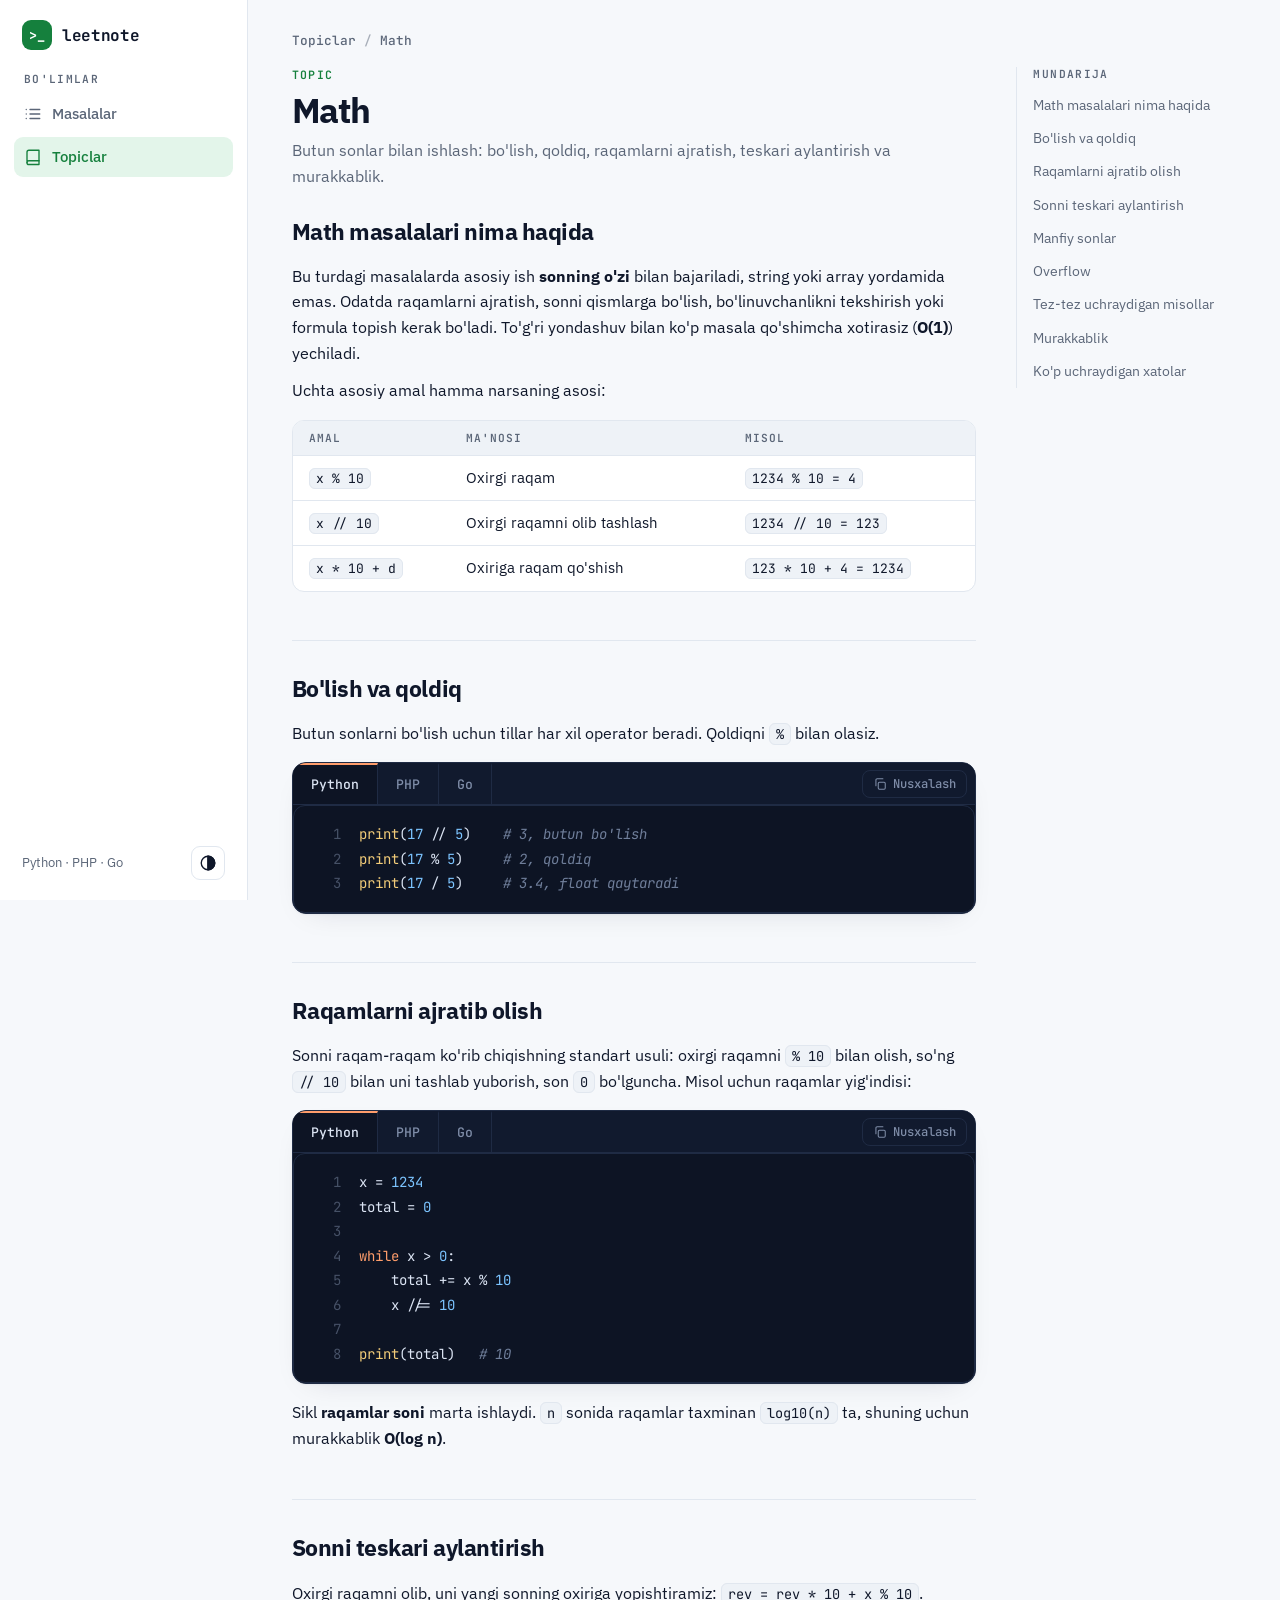
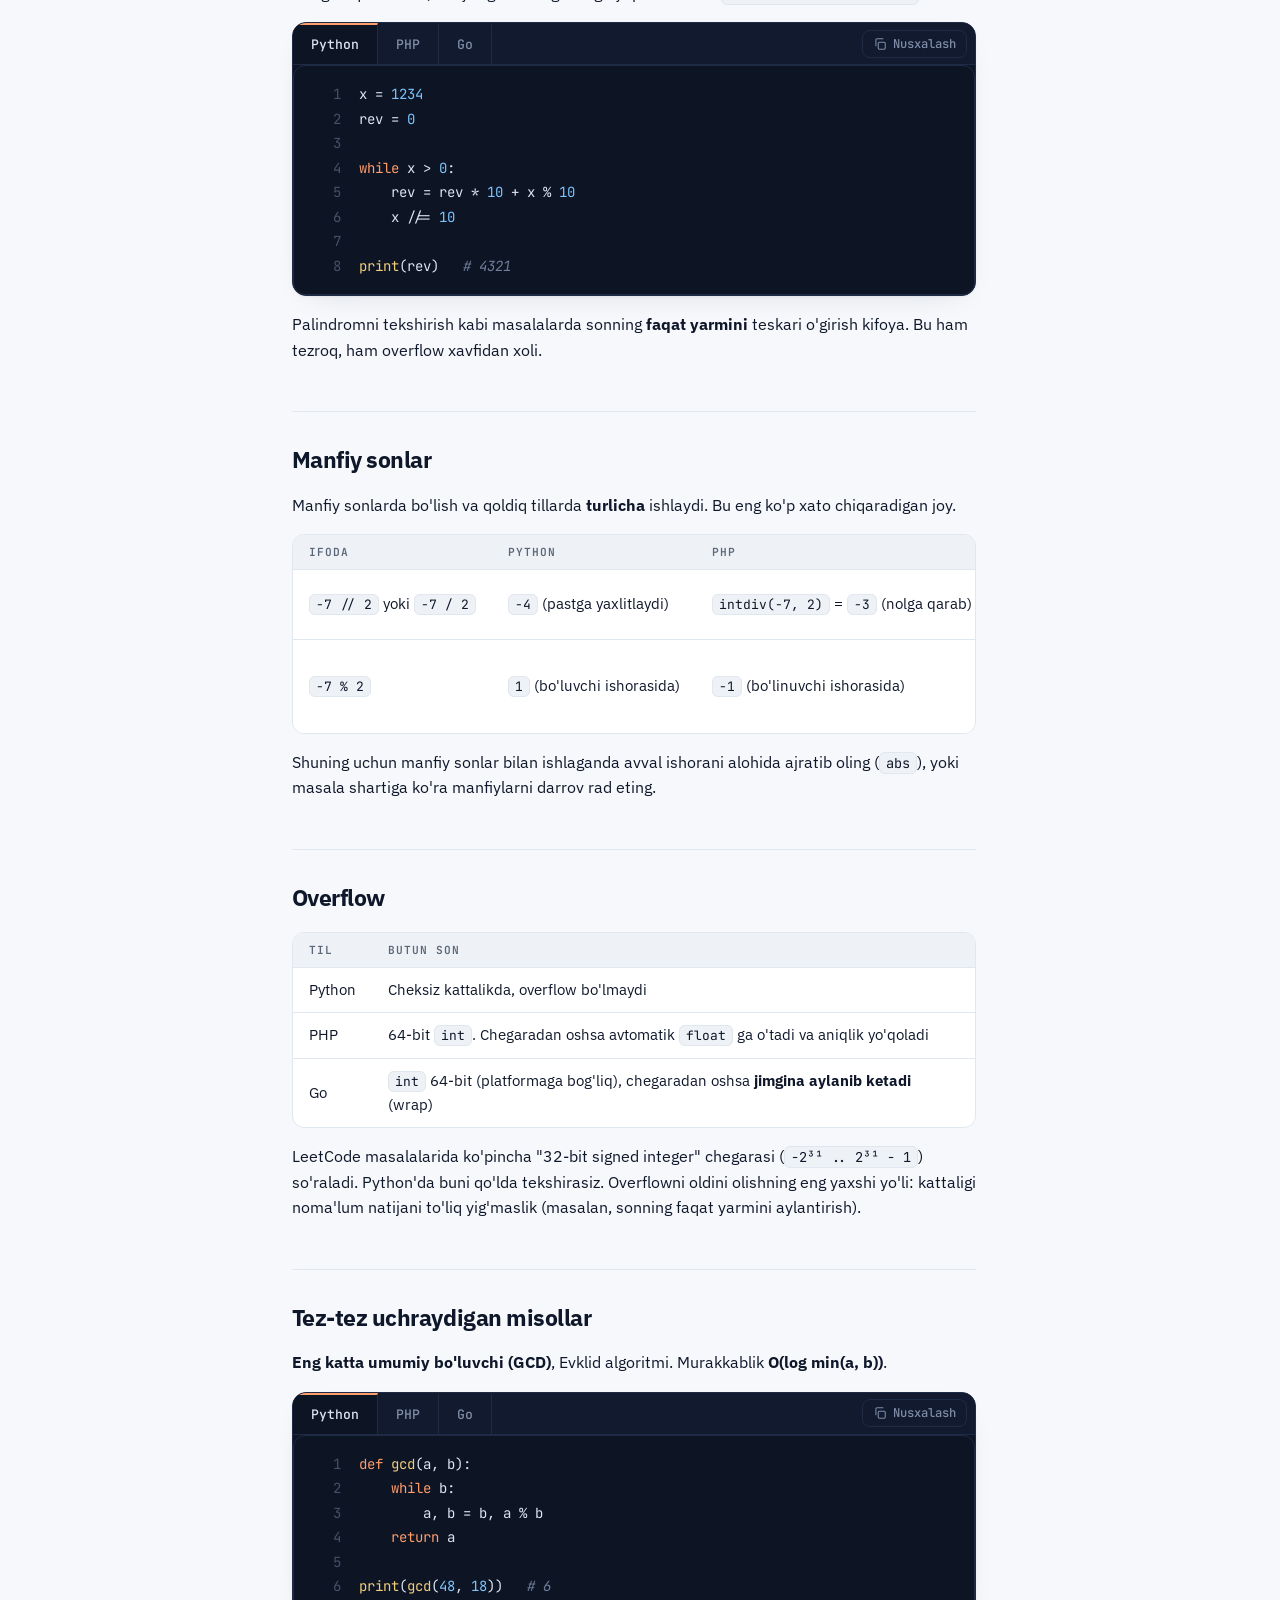
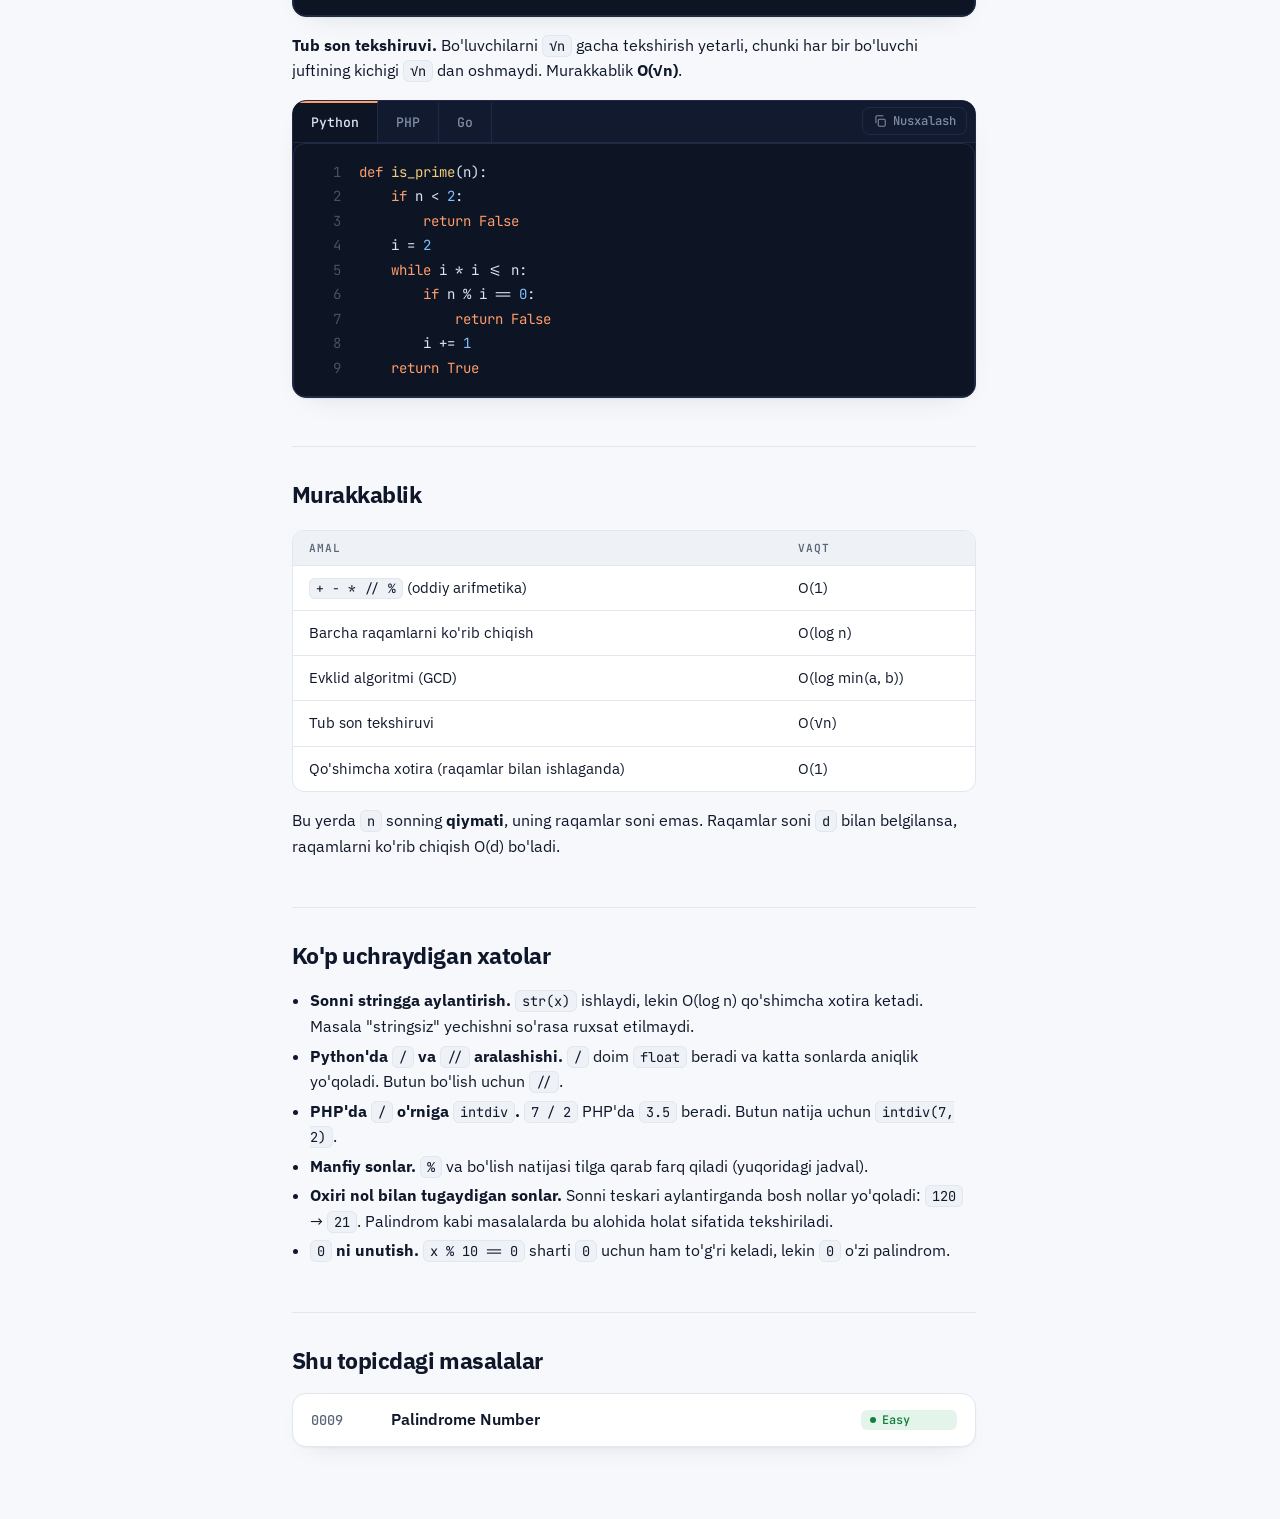
<file: site/topics/math.html>
<!doctype html>
<html lang="uz"><head><meta charset="utf-8">
<meta name="viewport" content="width=device-width,initial-scale=1">
<title>Math — LeetNote</title>
<link rel="preconnect" href="https://fonts.googleapis.com"><link rel="preconnect" href="https://fonts.gstatic.com" crossorigin>
<link rel="stylesheet" href="https://fonts.googleapis.com/css2?family=IBM+Plex+Sans:wght@400;500;600;700&family=JetBrains+Mono:wght@400;500;600;700&display=swap">
<link rel="stylesheet" href="../style.css"></head>
<body>
<div class="shell">
<aside class="side">
<a class="brand" href="../index.html"><span class="logo">&gt;_</span>leetnote</a>
<nav class="nav" aria-label="Asosiy"><span class="nav-label">Bo'limlar</span>
<a href="../index.html"><svg viewBox="0 0 24 24"><path d="M8 6h13M8 12h13M8 18h13M3 6h.01M3 12h.01M3 18h.01"/></svg>Masalalar</a>
<a href="../topics.html" aria-current="page"><svg viewBox="0 0 24 24"><path d="M4 19.5A2.5 2.5 0 0 1 6.5 17H20V3H6.5A2.5 2.5 0 0 0 4 5.5z"/><path d="M4 19.5A2.5 2.5 0 0 0 6.5 22H20v-5"/></svg>Topiclar</a></nav>
<div class="side-foot"><span>Python · PHP · Go</span>
<button id="theme" class="icon-btn" type="button" aria-label="Mavzuni almashtirish"><svg viewBox="0 0 24 24"><circle cx="12" cy="12" r="9"/><path d="M12 3v18" /><path d="M12 3a9 9 0 0 1 0 18z" fill="currentColor"/></svg></button></div>
</aside>
<main class="content"><div class="inner">
<div class="crumbs"><a href="../topics.html">Topiclar</a><i>/</i><span>Math</span></div><div class="doc"><article class="article"><span class="eyebrow">Topic</span><h1>Math</h1><p class="sub">Butun sonlar bilan ishlash: bo&#x27;lish, qoldiq, raqamlarni ajratish, teskari aylantirish va murakkablik.</p><div class="prose"><h2 id="s1">Math masalalari nima haqida</h2>
<p>Bu turdagi masalalarda asosiy ish <strong>sonning o&#x27;zi</strong> bilan bajariladi, string yoki array yordamida emas. Odatda raqamlarni ajratish, sonni qismlarga bo&#x27;lish, bo&#x27;linuvchanlikni tekshirish yoki formula topish kerak bo&#x27;ladi. To&#x27;g&#x27;ri yondashuv bilan ko&#x27;p masala qo&#x27;shimcha xotirasiz (<strong>O(1)</strong>) yechiladi.</p>
<p>Uchta asosiy amal hamma narsaning asosi:</p>
<div class="tbl"><table><thead><tr><th>Amal</th><th>Ma&#x27;nosi</th><th>Misol</th></tr></thead><tbody><tr><td><code>x % 10</code></td><td>Oxirgi raqam</td><td><code>1234 % 10 = 4</code></td></tr><tr><td><code>x // 10</code></td><td>Oxirgi raqamni olib tashlash</td><td><code>1234 // 10 = 123</code></td></tr><tr><td><code>x * 10 + d</code></td><td>Oxiriga raqam qo&#x27;shish</td><td><code>123 * 10 + 4 = 1234</code></td></tr></tbody></table></div>
<h2 id="s2">Bo&#x27;lish va qoldiq</h2>
<p>Butun sonlarni bo&#x27;lish uchun tillar har xil operator beradi. Qoldiqni <code>%</code> bilan olasiz.</p>
<section class="editor ctabs" data-tabs><div class="ed-bar" role="tablist"><button type="button" role="tab" data-lang="python" aria-selected="false">Python</button><button type="button" role="tab" data-lang="php" aria-selected="false">PHP</button><button type="button" role="tab" data-lang="go" aria-selected="false">Go</button><button type="button" class="copy"><svg viewBox="0 0 24 24"><rect x="9" y="9" width="12" height="12" rx="2"/><path d="M5 15V5a2 2 0 0 1 2-2h10"/></svg><span>Nusxalash</span></button></div><div class="panel" data-lang="python" hidden><pre><code>print(17 // 5)    # 3, butun bo&#x27;lish
print(17 % 5)     # 2, qoldiq
print(17 / 5)     # 3.4, float qaytaradi</code></pre></div><div class="panel" data-lang="php" hidden><pre><code>echo intdiv(17, 5);   // 3, butun bo&#x27;lish
echo 17 % 5;          // 2, qoldiq
echo 17 / 5;          // 3.4, float qaytaradi</code></pre></div><div class="panel" data-lang="go" hidden><pre><code>fmt.Println(17 / 5)   // 3, int&#x27;lar uchun butun bo&#x27;lish
fmt.Println(17 % 5)   // 2, qoldiq
fmt.Println(float64(17) / 5) // 3.4, aniq float kerak bo&#x27;lsa</code></pre></div></section>
<h2 id="s3">Raqamlarni ajratib olish</h2>
<p>Sonni raqam-raqam ko&#x27;rib chiqishning standart usuli: oxirgi raqamni <code>% 10</code> bilan olish, so&#x27;ng <code>// 10</code> bilan uni tashlab yuborish, son <code>0</code> bo&#x27;lguncha. Misol uchun raqamlar yig&#x27;indisi:</p>
<section class="editor ctabs" data-tabs><div class="ed-bar" role="tablist"><button type="button" role="tab" data-lang="python" aria-selected="false">Python</button><button type="button" role="tab" data-lang="php" aria-selected="false">PHP</button><button type="button" role="tab" data-lang="go" aria-selected="false">Go</button><button type="button" class="copy"><svg viewBox="0 0 24 24"><rect x="9" y="9" width="12" height="12" rx="2"/><path d="M5 15V5a2 2 0 0 1 2-2h10"/></svg><span>Nusxalash</span></button></div><div class="panel" data-lang="python" hidden><pre><code>x = 1234
total = 0

while x &gt; 0:
    total += x % 10
    x //= 10

print(total)   # 10</code></pre></div><div class="panel" data-lang="php" hidden><pre><code>$x = 1234;
$total = 0;

while ($x &gt; 0) {
    $total += $x % 10;
    $x = intdiv($x, 10);
}

echo $total;   // 10</code></pre></div><div class="panel" data-lang="go" hidden><pre><code>x := 1234
total := 0

for x &gt; 0 {
	total += x % 10
	x /= 10
}

fmt.Println(total)   // 10</code></pre></div></section>
<p>Sikl <strong>raqamlar soni</strong> marta ishlaydi. <code>n</code> sonida raqamlar taxminan <code>log10(n)</code> ta, shuning uchun murakkablik <strong>O(log n)</strong>.</p>
<h2 id="s4">Sonni teskari aylantirish</h2>
<p>Oxirgi raqamni olib, uni yangi sonning oxiriga yopishtiramiz: <code>rev = rev * 10 + x % 10</code>.</p>
<section class="editor ctabs" data-tabs><div class="ed-bar" role="tablist"><button type="button" role="tab" data-lang="python" aria-selected="false">Python</button><button type="button" role="tab" data-lang="php" aria-selected="false">PHP</button><button type="button" role="tab" data-lang="go" aria-selected="false">Go</button><button type="button" class="copy"><svg viewBox="0 0 24 24"><rect x="9" y="9" width="12" height="12" rx="2"/><path d="M5 15V5a2 2 0 0 1 2-2h10"/></svg><span>Nusxalash</span></button></div><div class="panel" data-lang="python" hidden><pre><code>x = 1234
rev = 0

while x &gt; 0:
    rev = rev * 10 + x % 10
    x //= 10

print(rev)   # 4321</code></pre></div><div class="panel" data-lang="php" hidden><pre><code>$x = 1234;
$rev = 0;

while ($x &gt; 0) {
    $rev = $rev * 10 + $x % 10;
    $x = intdiv($x, 10);
}

echo $rev;   // 4321</code></pre></div><div class="panel" data-lang="go" hidden><pre><code>x := 1234
rev := 0

for x &gt; 0 {
	rev = rev*10 + x%10
	x /= 10
}

fmt.Println(rev)   // 4321</code></pre></div></section>
<p>Palindromni tekshirish kabi masalalarda sonning <strong>faqat yarmini</strong> teskari o&#x27;girish kifoya. Bu ham tezroq, ham overflow xavfidan xoli.</p>
<h2 id="s5">Manfiy sonlar</h2>
<p>Manfiy sonlarda bo&#x27;lish va qoldiq tillarda <strong>turlicha</strong> ishlaydi. Bu eng ko&#x27;p xato chiqaradigan joy.</p>
<div class="tbl"><table><thead><tr><th>Ifoda</th><th>Python</th><th>PHP</th><th>Go</th></tr></thead><tbody><tr><td><code>-7 // 2</code> yoki <code>-7 / 2</code></td><td><code>-4</code> (pastga yaxlitlaydi)</td><td><code>intdiv(-7, 2)</code> = <code>-3</code> (nolga qarab)</td><td><code>-3</code> (nolga qarab)</td></tr><tr><td><code>-7 % 2</code></td><td><code>1</code> (bo&#x27;luvchi ishorasida)</td><td><code>-1</code> (bo&#x27;linuvchi ishorasida)</td><td><code>-1</code> (bo&#x27;linuvchi ishorasida)</td></tr></tbody></table></div>
<p>Shuning uchun manfiy sonlar bilan ishlaganda avval ishorani alohida ajratib oling (<code>abs</code>), yoki masala shartiga ko&#x27;ra manfiylarni darrov rad eting.</p>
<h2 id="s6">Overflow</h2>
<div class="tbl"><table><thead><tr><th>Til</th><th>Butun son</th></tr></thead><tbody><tr><td>Python</td><td>Cheksiz kattalikda, overflow bo&#x27;lmaydi</td></tr><tr><td>PHP</td><td>64-bit <code>int</code>. Chegaradan oshsa avtomatik <code>float</code> ga o&#x27;tadi va aniqlik yo&#x27;qoladi</td></tr><tr><td>Go</td><td><code>int</code> 64-bit (platformaga bog&#x27;liq), chegaradan oshsa <strong>jimgina aylanib ketadi</strong> (wrap)</td></tr></tbody></table></div>
<p>LeetCode masalalarida ko&#x27;pincha &quot;32-bit signed integer&quot; chegarasi (<code>-2³¹ .. 2³¹ - 1</code>) so&#x27;raladi. Python&#x27;da buni qo&#x27;lda tekshirasiz. Overflowni oldini olishning eng yaxshi yo&#x27;li: kattaligi noma&#x27;lum natijani to&#x27;liq yig&#x27;maslik (masalan, sonning faqat yarmini aylantirish).</p>
<h2 id="s7">Tez-tez uchraydigan misollar</h2>
<p><strong>Eng katta umumiy bo&#x27;luvchi (GCD)</strong>, Evklid algoritmi. Murakkablik <strong>O(log min(a, b))</strong>.</p>
<section class="editor ctabs" data-tabs><div class="ed-bar" role="tablist"><button type="button" role="tab" data-lang="python" aria-selected="false">Python</button><button type="button" role="tab" data-lang="php" aria-selected="false">PHP</button><button type="button" role="tab" data-lang="go" aria-selected="false">Go</button><button type="button" class="copy"><svg viewBox="0 0 24 24"><rect x="9" y="9" width="12" height="12" rx="2"/><path d="M5 15V5a2 2 0 0 1 2-2h10"/></svg><span>Nusxalash</span></button></div><div class="panel" data-lang="python" hidden><pre><code>def gcd(a, b):
    while b:
        a, b = b, a % b
    return a

print(gcd(48, 18))   # 6</code></pre></div><div class="panel" data-lang="php" hidden><pre><code>function gcd(int $a, int $b): int {
    while ($b != 0) {
        [$a, $b] = [$b, $a % $b];
    }
    return $a;
}

echo gcd(48, 18);   // 6</code></pre></div><div class="panel" data-lang="go" hidden><pre><code>func gcd(a, b int) int {
	for b != 0 {
		a, b = b, a%b
	}
	return a
}

// gcd(48, 18) == 6</code></pre></div></section>
<p><strong>Tub son tekshiruvi.</strong> Bo&#x27;luvchilarni <code>√n</code> gacha tekshirish yetarli, chunki har bir bo&#x27;luvchi juftining kichigi <code>√n</code> dan oshmaydi. Murakkablik <strong>O(√n)</strong>.</p>
<section class="editor ctabs" data-tabs><div class="ed-bar" role="tablist"><button type="button" role="tab" data-lang="python" aria-selected="false">Python</button><button type="button" role="tab" data-lang="php" aria-selected="false">PHP</button><button type="button" role="tab" data-lang="go" aria-selected="false">Go</button><button type="button" class="copy"><svg viewBox="0 0 24 24"><rect x="9" y="9" width="12" height="12" rx="2"/><path d="M5 15V5a2 2 0 0 1 2-2h10"/></svg><span>Nusxalash</span></button></div><div class="panel" data-lang="python" hidden><pre><code>def is_prime(n):
    if n &lt; 2:
        return False
    i = 2
    while i * i &lt;= n:
        if n % i == 0:
            return False
        i += 1
    return True</code></pre></div><div class="panel" data-lang="php" hidden><pre><code>function isPrime(int $n): bool {
    if ($n &lt; 2) {
        return false;
    }
    for ($i = 2; $i * $i &lt;= $n; $i++) {
        if ($n % $i == 0) {
            return false;
        }
    }
    return true;
}</code></pre></div><div class="panel" data-lang="go" hidden><pre><code>func isPrime(n int) bool {
	if n &lt; 2 {
		return false
	}
	for i := 2; i*i &lt;= n; i++ {
		if n%i == 0 {
			return false
		}
	}
	return true
}</code></pre></div></section>
<h2 id="s8">Murakkablik</h2>
<div class="tbl"><table><thead><tr><th>Amal</th><th>Vaqt</th></tr></thead><tbody><tr><td><code>+ - * // %</code> (oddiy arifmetika)</td><td>O(1)</td></tr><tr><td>Barcha raqamlarni ko&#x27;rib chiqish</td><td>O(log n)</td></tr><tr><td>Evklid algoritmi (GCD)</td><td>O(log min(a, b))</td></tr><tr><td>Tub son tekshiruvi</td><td>O(√n)</td></tr><tr><td>Qo&#x27;shimcha xotira (raqamlar bilan ishlaganda)</td><td>O(1)</td></tr></tbody></table></div>
<p>Bu yerda <code>n</code> sonning <strong>qiymati</strong>, uning raqamlar soni emas. Raqamlar soni <code>d</code> bilan belgilansa, raqamlarni ko&#x27;rib chiqish O(d) bo&#x27;ladi.</p>
<h2 id="s9">Ko&#x27;p uchraydigan xatolar</h2>
<ul><li><strong>Sonni stringga aylantirish.</strong> <code>str(x)</code> ishlaydi, lekin O(log n) qo&#x27;shimcha xotira ketadi. Masala &quot;stringsiz&quot; yechishni so&#x27;rasa ruxsat etilmaydi.</li><li><strong>Python&#x27;da <code>/</code> va <code>//</code> aralashishi.</strong> <code>/</code> doim <code>float</code> beradi va katta sonlarda aniqlik yo&#x27;qoladi. Butun bo&#x27;lish uchun <code>//</code>.</li><li><strong>PHP&#x27;da <code>/</code> o&#x27;rniga <code>intdiv</code>.</strong> <code>7 / 2</code> PHP&#x27;da <code>3.5</code> beradi. Butun natija uchun <code>intdiv(7, 2)</code>.</li><li><strong>Manfiy sonlar.</strong> <code>%</code> va bo&#x27;lish natijasi tilga qarab farq qiladi (yuqoridagi jadval).</li><li><strong>Oxiri nol bilan tugaydigan sonlar.</strong> Sonni teskari aylantirganda bosh nollar yo&#x27;qoladi: <code>120</code> → <code>21</code>. Palindrom kabi masalalarda bu alohida holat sifatida tekshiriladi.</li><li><strong><code>0</code> ni unutish.</strong> <code>x % 10 == 0</code> sharti <code>0</code> uchun ham to&#x27;g&#x27;ri keladi, lekin <code>0</code> o&#x27;zi palindrom.</li></ul></div><h2>Shu topicdagi masalalar</h2><div class="list"><a class="row" href="../problems/0009-palindrome-number.html"><span class="n">0009</span><span class="t">Palindrome Number</span><span></span><span class="badge Easy">Easy</span></a></div></article><aside class="toc"><span class="label">Mundarija</span><a href="#s1">Math masalalari nima haqida</a><a href="#s2">Bo&#x27;lish va qoldiq</a><a href="#s3">Raqamlarni ajratib olish</a><a href="#s4">Sonni teskari aylantirish</a><a href="#s5">Manfiy sonlar</a><a href="#s6">Overflow</a><a href="#s7">Tez-tez uchraydigan misollar</a><a href="#s8">Murakkablik</a><a href="#s9">Ko&#x27;p uchraydigan xatolar</a></aside></div>
</div></main>
</div>
<script src="../app.js"></script>
</body></html>
</file>
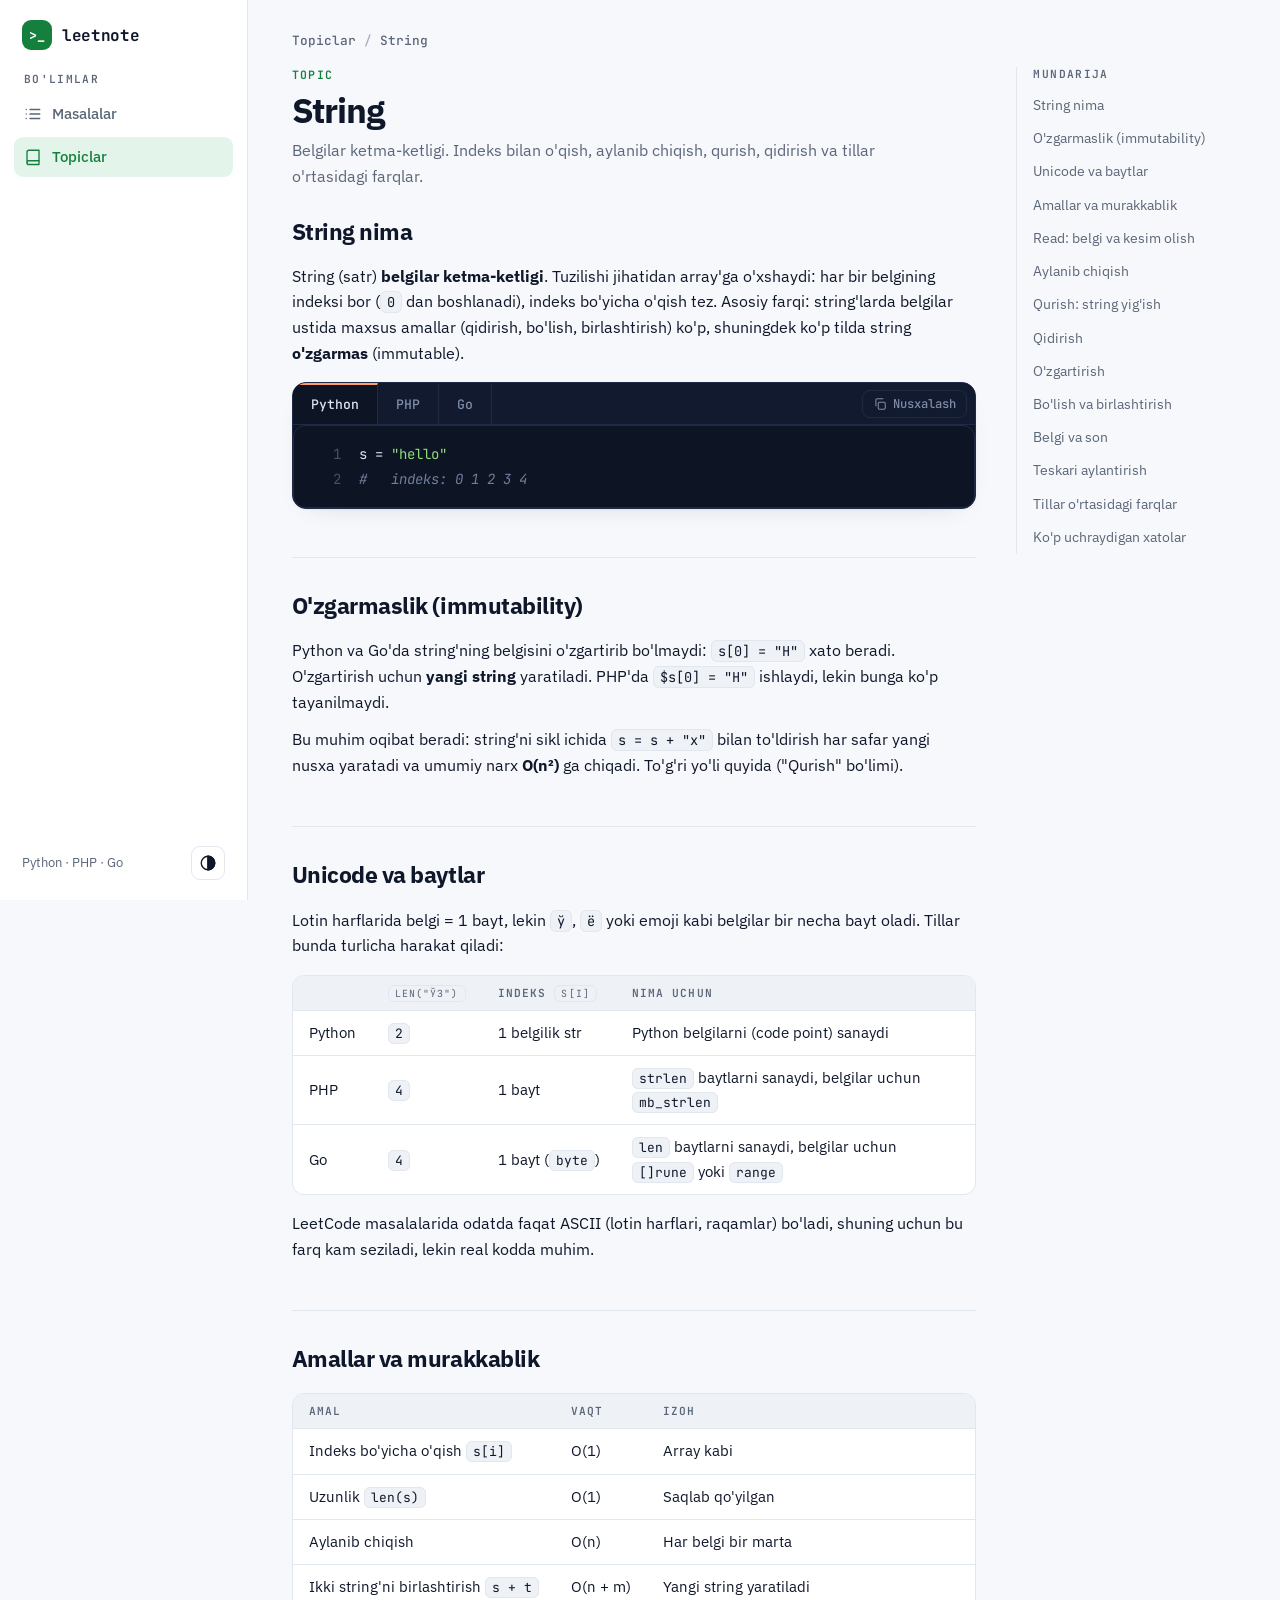
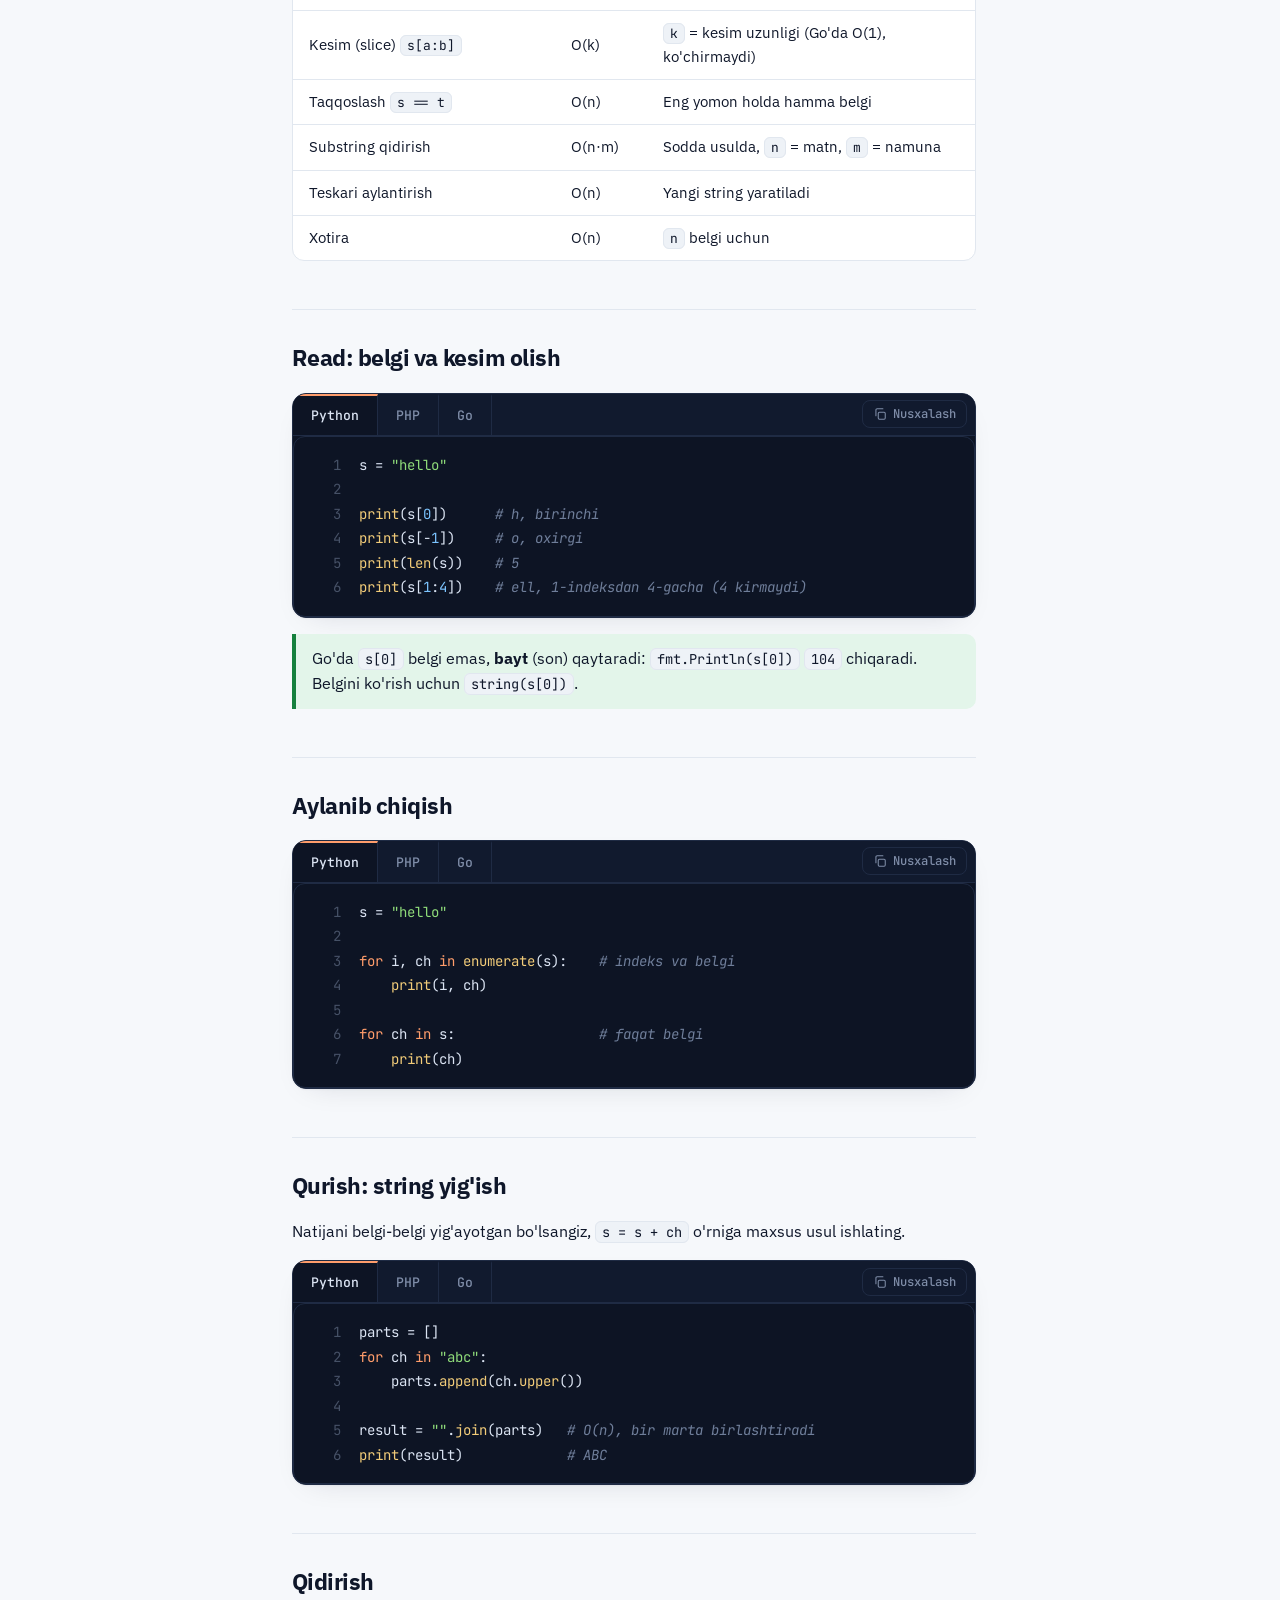
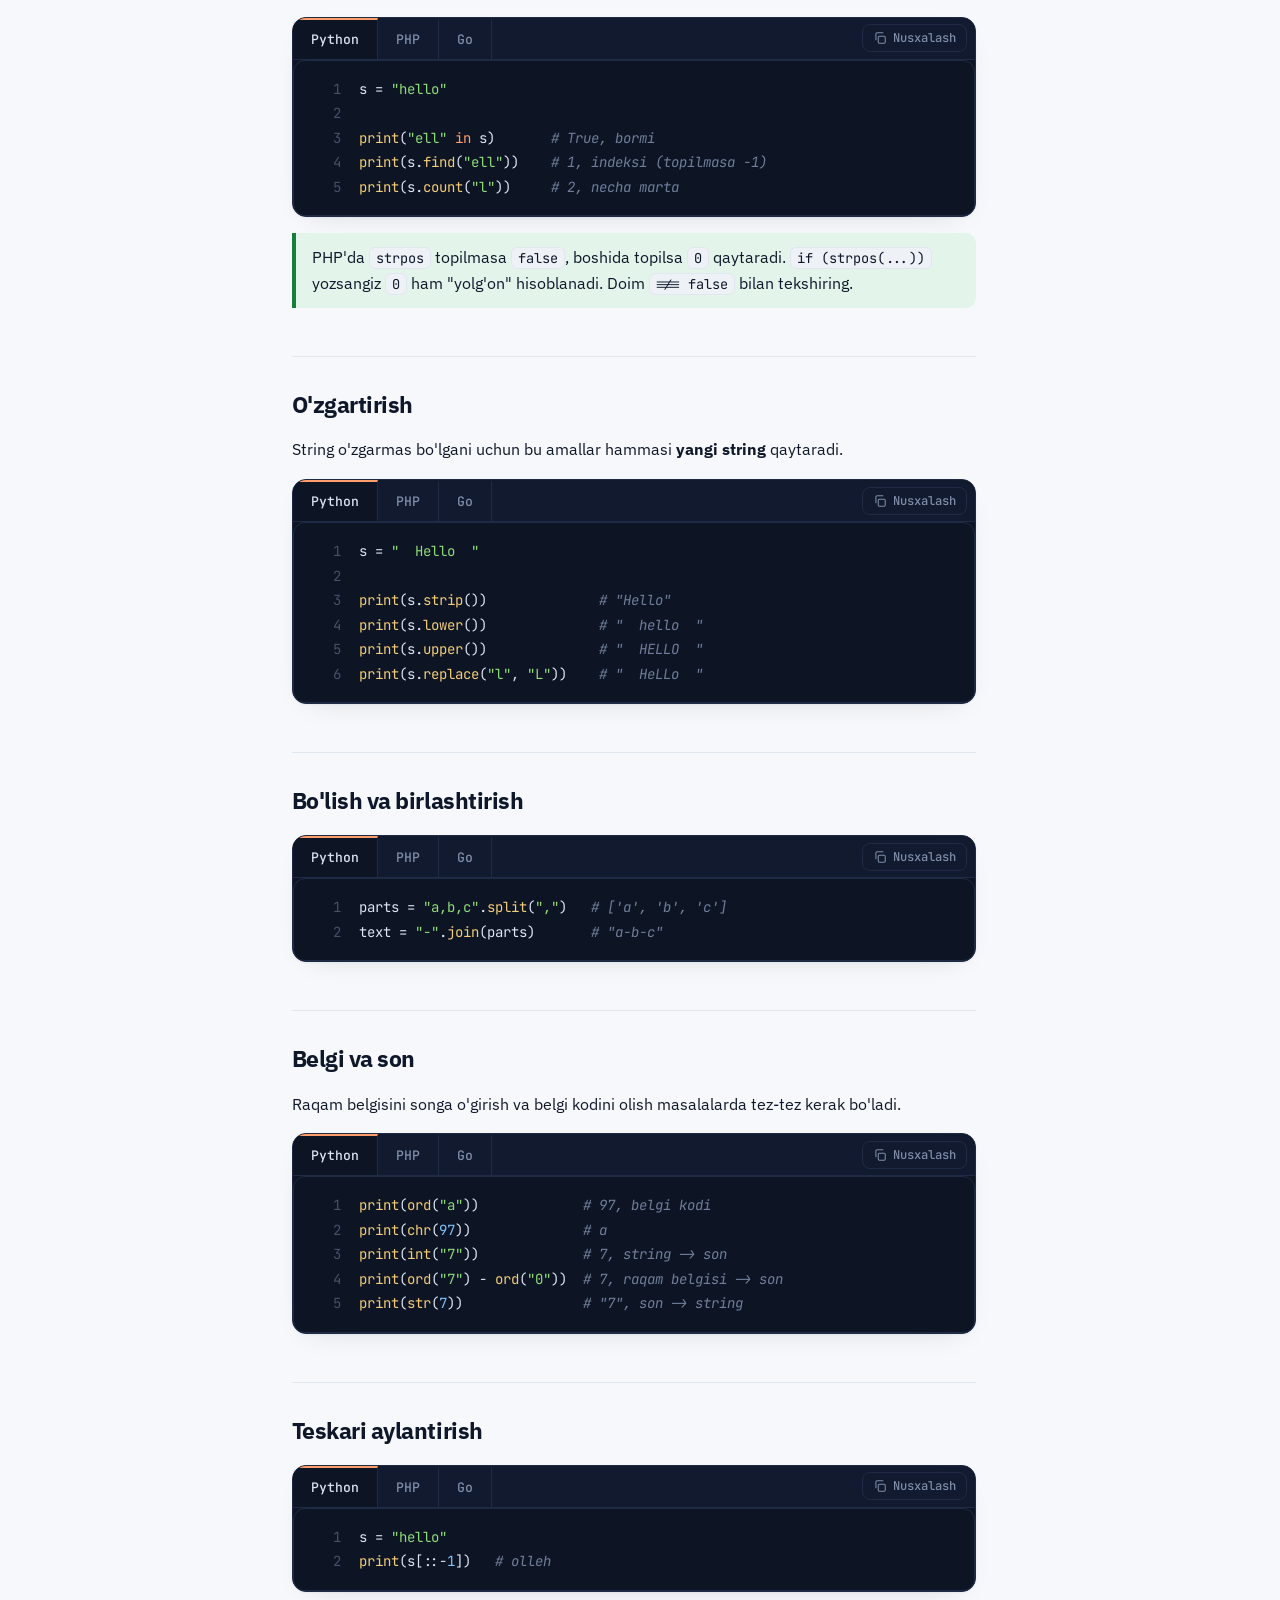
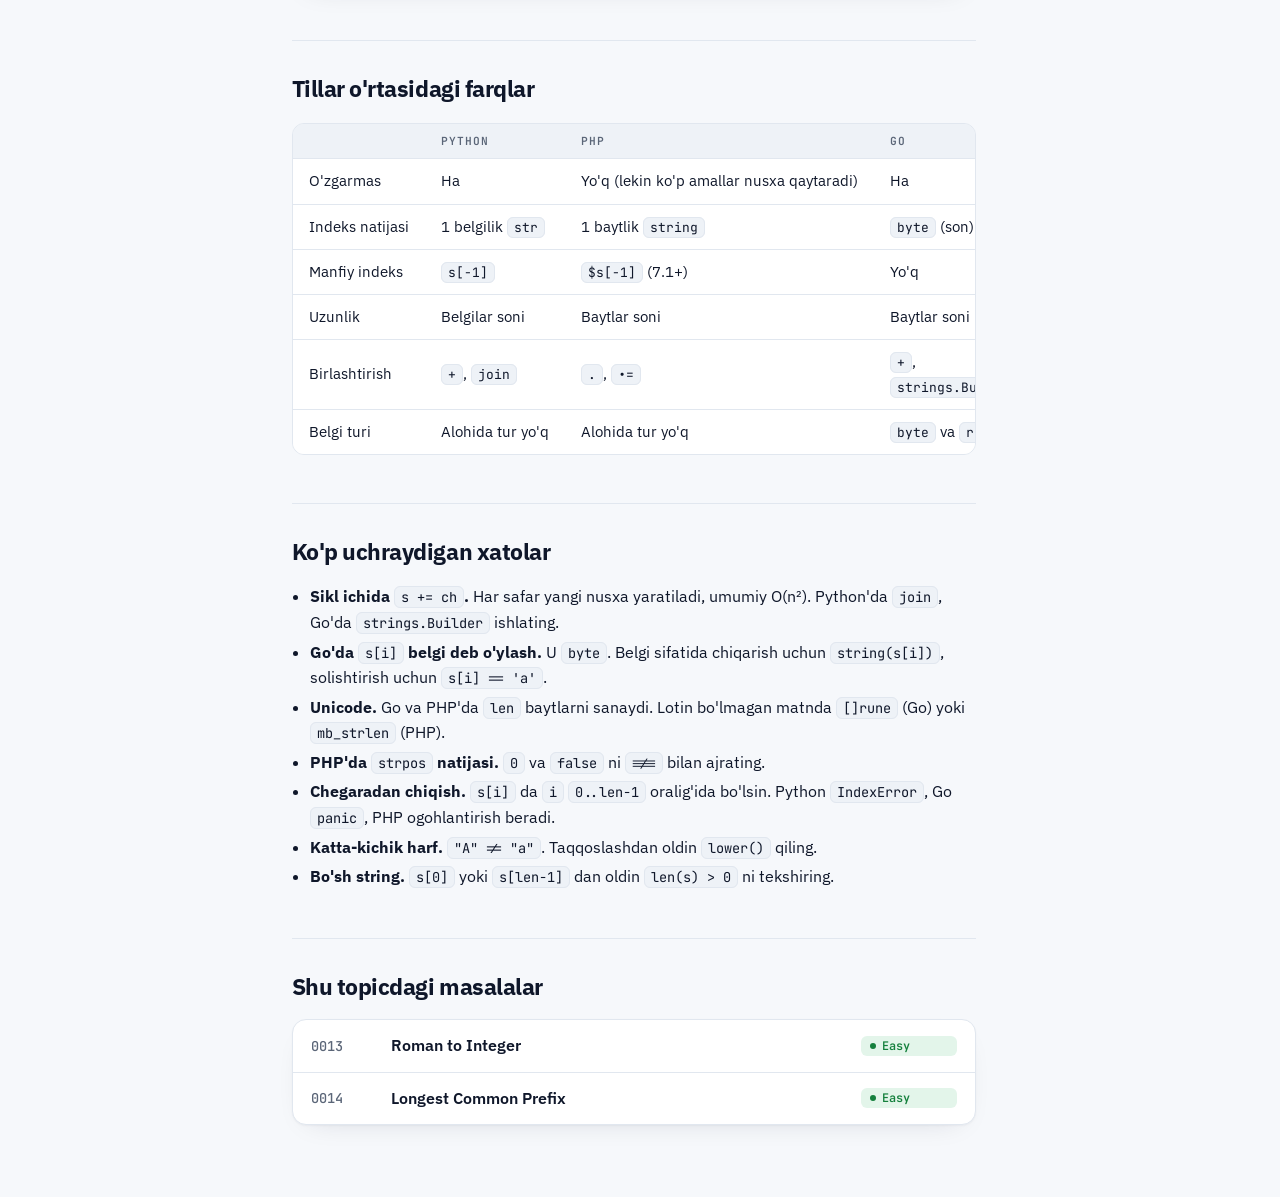
<file: site/topics/string.html>
<!doctype html>
<html lang="uz"><head><meta charset="utf-8">
<meta name="viewport" content="width=device-width,initial-scale=1">
<title>String — LeetNote</title>
<link rel="preconnect" href="https://fonts.googleapis.com"><link rel="preconnect" href="https://fonts.gstatic.com" crossorigin>
<link rel="stylesheet" href="https://fonts.googleapis.com/css2?family=IBM+Plex+Sans:wght@400;500;600;700&family=JetBrains+Mono:wght@400;500;600;700&display=swap">
<link rel="stylesheet" href="../style.css"></head>
<body>
<div class="shell">
<aside class="side">
<a class="brand" href="../index.html"><span class="logo">&gt;_</span>leetnote</a>
<nav class="nav" aria-label="Asosiy"><span class="nav-label">Bo'limlar</span>
<a href="../index.html"><svg viewBox="0 0 24 24"><path d="M8 6h13M8 12h13M8 18h13M3 6h.01M3 12h.01M3 18h.01"/></svg>Masalalar</a>
<a href="../topics.html" aria-current="page"><svg viewBox="0 0 24 24"><path d="M4 19.5A2.5 2.5 0 0 1 6.5 17H20V3H6.5A2.5 2.5 0 0 0 4 5.5z"/><path d="M4 19.5A2.5 2.5 0 0 0 6.5 22H20v-5"/></svg>Topiclar</a></nav>
<div class="side-foot"><span>Python · PHP · Go</span>
<button id="theme" class="icon-btn" type="button" aria-label="Mavzuni almashtirish"><svg viewBox="0 0 24 24"><circle cx="12" cy="12" r="9"/><path d="M12 3v18" /><path d="M12 3a9 9 0 0 1 0 18z" fill="currentColor"/></svg></button></div>
</aside>
<main class="content"><div class="inner">
<div class="crumbs"><a href="../topics.html">Topiclar</a><i>/</i><span>String</span></div><div class="doc"><article class="article"><span class="eyebrow">Topic</span><h1>String</h1><p class="sub">Belgilar ketma-ketligi. Indeks bilan o&#x27;qish, aylanib chiqish, qurish, qidirish va tillar o&#x27;rtasidagi farqlar.</p><div class="prose"><h2 id="s1">String nima</h2>
<p>String (satr) <strong>belgilar ketma-ketligi</strong>. Tuzilishi jihatidan array&#x27;ga o&#x27;xshaydi: har bir belgining indeksi bor (<code>0</code> dan boshlanadi), indeks bo&#x27;yicha o&#x27;qish tez. Asosiy farqi: string&#x27;larda belgilar ustida maxsus amallar (qidirish, bo&#x27;lish, birlashtirish) ko&#x27;p, shuningdek ko&#x27;p tilda string <strong>o&#x27;zgarmas</strong> (immutable).</p>
<section class="editor ctabs" data-tabs><div class="ed-bar" role="tablist"><button type="button" role="tab" data-lang="python" aria-selected="false">Python</button><button type="button" role="tab" data-lang="php" aria-selected="false">PHP</button><button type="button" role="tab" data-lang="go" aria-selected="false">Go</button><button type="button" class="copy"><svg viewBox="0 0 24 24"><rect x="9" y="9" width="12" height="12" rx="2"/><path d="M5 15V5a2 2 0 0 1 2-2h10"/></svg><span>Nusxalash</span></button></div><div class="panel" data-lang="python" hidden><pre><code>s = &quot;hello&quot;
#   indeks: 0 1 2 3 4</code></pre></div><div class="panel" data-lang="php" hidden><pre><code>$s = &quot;hello&quot;;
//  indeks: 0 1 2 3 4</code></pre></div><div class="panel" data-lang="go" hidden><pre><code>s := &quot;hello&quot;
//  indeks: 0 1 2 3 4</code></pre></div></section>
<h2 id="s2">O&#x27;zgarmaslik (immutability)</h2>
<p>Python va Go&#x27;da string&#x27;ning belgisini o&#x27;zgartirib bo&#x27;lmaydi: <code>s[0] = &quot;H&quot;</code> xato beradi. O&#x27;zgartirish uchun <strong>yangi string</strong> yaratiladi. PHP&#x27;da <code>$s[0] = &quot;H&quot;</code> ishlaydi, lekin bunga ko&#x27;p tayanilmaydi.</p>
<p>Bu muhim oqibat beradi: string&#x27;ni sikl ichida <code>s = s + &quot;x&quot;</code> bilan to&#x27;ldirish har safar yangi nusxa yaratadi va umumiy narx <strong>O(n²)</strong> ga chiqadi. To&#x27;g&#x27;ri yo&#x27;li quyida (&quot;Qurish&quot; bo&#x27;limi).</p>
<h2 id="s3">Unicode va baytlar</h2>
<p>Lotin harflarida belgi = 1 bayt, lekin <code>ў</code>, <code>ё</code> yoki emoji kabi belgilar bir necha bayt oladi. Tillar bunda turlicha harakat qiladi:</p>
<div class="tbl"><table><thead><tr><th></th><th><code>len(&quot;ўз&quot;)</code></th><th>Indeks <code>s[i]</code></th><th>Nima uchun</th></tr></thead><tbody><tr><td>Python</td><td><code>2</code></td><td>1 belgilik str</td><td>Python belgilarni (code point) sanaydi</td></tr><tr><td>PHP</td><td><code>4</code></td><td>1 bayt</td><td><code>strlen</code> baytlarni sanaydi, belgilar uchun <code>mb_strlen</code></td></tr><tr><td>Go</td><td><code>4</code></td><td>1 bayt (<code>byte</code>)</td><td><code>len</code> baytlarni sanaydi, belgilar uchun <code>[]rune</code> yoki <code>range</code></td></tr></tbody></table></div>
<p>LeetCode masalalarida odatda faqat ASCII (lotin harflari, raqamlar) bo&#x27;ladi, shuning uchun bu farq kam seziladi, lekin real kodda muhim.</p>
<h2 id="s4">Amallar va murakkablik</h2>
<div class="tbl"><table><thead><tr><th>Amal</th><th>Vaqt</th><th>Izoh</th></tr></thead><tbody><tr><td>Indeks bo&#x27;yicha o&#x27;qish <code>s[i]</code></td><td>O(1)</td><td>Array kabi</td></tr><tr><td>Uzunlik <code>len(s)</code></td><td>O(1)</td><td>Saqlab qo&#x27;yilgan</td></tr><tr><td>Aylanib chiqish</td><td>O(n)</td><td>Har belgi bir marta</td></tr><tr><td>Ikki string&#x27;ni birlashtirish <code>s + t</code></td><td>O(n + m)</td><td>Yangi string yaratiladi</td></tr><tr><td>Kesim (slice) <code>s[a:b]</code></td><td>O(k)</td><td><code>k</code> = kesim uzunligi (Go&#x27;da O(1), ko&#x27;chirmaydi)</td></tr><tr><td>Taqqoslash <code>s == t</code></td><td>O(n)</td><td>Eng yomon holda hamma belgi</td></tr><tr><td>Substring qidirish</td><td>O(n·m)</td><td>Sodda usulda, <code>n</code> = matn, <code>m</code> = namuna</td></tr><tr><td>Teskari aylantirish</td><td>O(n)</td><td>Yangi string yaratiladi</td></tr><tr><td>Xotira</td><td>O(n)</td><td><code>n</code> belgi uchun</td></tr></tbody></table></div>
<h2 id="s5">Read: belgi va kesim olish</h2>
<section class="editor ctabs" data-tabs><div class="ed-bar" role="tablist"><button type="button" role="tab" data-lang="python" aria-selected="false">Python</button><button type="button" role="tab" data-lang="php" aria-selected="false">PHP</button><button type="button" role="tab" data-lang="go" aria-selected="false">Go</button><button type="button" class="copy"><svg viewBox="0 0 24 24"><rect x="9" y="9" width="12" height="12" rx="2"/><path d="M5 15V5a2 2 0 0 1 2-2h10"/></svg><span>Nusxalash</span></button></div><div class="panel" data-lang="python" hidden><pre><code>s = &quot;hello&quot;

print(s[0])      # h, birinchi
print(s[-1])     # o, oxirgi
print(len(s))    # 5
print(s[1:4])    # ell, 1-indeksdan 4-gacha (4 kirmaydi)</code></pre></div><div class="panel" data-lang="php" hidden><pre><code>$s = &quot;hello&quot;;

echo $s[0];                // h, birinchi
echo $s[-1];               // o, oxirgi (PHP 7.1+)
echo strlen($s);           // 5
echo substr($s, 1, 3);     // ell, 1-indeksdan 3 belgi</code></pre></div><div class="panel" data-lang="go" hidden><pre><code>s := &quot;hello&quot;

fmt.Println(string(s[0]))        // h, birinchi (s[0] byte, shuning uchun string() kerak)
fmt.Println(string(s[len(s)-1])) // o, oxirgi
fmt.Println(len(s))              // 5
fmt.Println(s[1:4])              // ell, 1-indeksdan 4-gacha (4 kirmaydi)</code></pre></div></section>
<blockquote>Go&#x27;da <code>s[0]</code> belgi emas, <strong>bayt</strong> (son) qaytaradi: <code>fmt.Println(s[0])</code> <code>104</code> chiqaradi. Belgini ko&#x27;rish uchun <code>string(s[0])</code>.</blockquote>
<h2 id="s6">Aylanib chiqish</h2>
<section class="editor ctabs" data-tabs><div class="ed-bar" role="tablist"><button type="button" role="tab" data-lang="python" aria-selected="false">Python</button><button type="button" role="tab" data-lang="php" aria-selected="false">PHP</button><button type="button" role="tab" data-lang="go" aria-selected="false">Go</button><button type="button" class="copy"><svg viewBox="0 0 24 24"><rect x="9" y="9" width="12" height="12" rx="2"/><path d="M5 15V5a2 2 0 0 1 2-2h10"/></svg><span>Nusxalash</span></button></div><div class="panel" data-lang="python" hidden><pre><code>s = &quot;hello&quot;

for i, ch in enumerate(s):    # indeks va belgi
    print(i, ch)

for ch in s:                  # faqat belgi
    print(ch)</code></pre></div><div class="panel" data-lang="php" hidden><pre><code>$s = &quot;hello&quot;;

for ($i = 0; $i &lt; strlen($s); $i++) {   // indeks va bayt
    echo $i, &quot; &quot;, $s[$i], &quot;\n&quot;;
}</code></pre></div><div class="panel" data-lang="go" hidden><pre><code>s := &quot;hello&quot;

for i := 0; i &lt; len(s); i++ {   // indeks va bayt
	fmt.Println(i, string(s[i]))
}

for i, ch := range s {          // indeks va belgi (rune), Unicode&#x27;ga mos
	fmt.Println(i, string(ch))
}</code></pre></div></section>
<h2 id="s7">Qurish: string yig&#x27;ish</h2>
<p>Natijani belgi-belgi yig&#x27;ayotgan bo&#x27;lsangiz, <code>s = s + ch</code> o&#x27;rniga maxsus usul ishlating.</p>
<section class="editor ctabs" data-tabs><div class="ed-bar" role="tablist"><button type="button" role="tab" data-lang="python" aria-selected="false">Python</button><button type="button" role="tab" data-lang="php" aria-selected="false">PHP</button><button type="button" role="tab" data-lang="go" aria-selected="false">Go</button><button type="button" class="copy"><svg viewBox="0 0 24 24"><rect x="9" y="9" width="12" height="12" rx="2"/><path d="M5 15V5a2 2 0 0 1 2-2h10"/></svg><span>Nusxalash</span></button></div><div class="panel" data-lang="python" hidden><pre><code>parts = []
for ch in &quot;abc&quot;:
    parts.append(ch.upper())

result = &quot;&quot;.join(parts)   # O(n), bir marta birlashtiradi
print(result)             # ABC</code></pre></div><div class="panel" data-lang="php" hidden><pre><code>$result = &quot;&quot;;
foreach (str_split(&quot;abc&quot;) as $ch) {
    $result .= strtoupper($ch);   // PHP&#x27;da .= samarali
}
echo $result;                     // ABC</code></pre></div><div class="panel" data-lang="go" hidden><pre><code>var sb strings.Builder
for _, ch := range &quot;abc&quot; {
	sb.WriteString(strings.ToUpper(string(ch)))
}

fmt.Println(sb.String())   // ABC, O(n)</code></pre></div></section>
<h2 id="s8">Qidirish</h2>
<section class="editor ctabs" data-tabs><div class="ed-bar" role="tablist"><button type="button" role="tab" data-lang="python" aria-selected="false">Python</button><button type="button" role="tab" data-lang="php" aria-selected="false">PHP</button><button type="button" role="tab" data-lang="go" aria-selected="false">Go</button><button type="button" class="copy"><svg viewBox="0 0 24 24"><rect x="9" y="9" width="12" height="12" rx="2"/><path d="M5 15V5a2 2 0 0 1 2-2h10"/></svg><span>Nusxalash</span></button></div><div class="panel" data-lang="python" hidden><pre><code>s = &quot;hello&quot;

print(&quot;ell&quot; in s)       # True, bormi
print(s.find(&quot;ell&quot;))    # 1, indeksi (topilmasa -1)
print(s.count(&quot;l&quot;))     # 2, necha marta</code></pre></div><div class="panel" data-lang="php" hidden><pre><code>$s = &quot;hello&quot;;

var_dump(str_contains($s, &quot;ell&quot;));   // true, bormi (PHP 8+)
var_dump(strpos($s, &quot;ell&quot;));         // int(1), indeksi (topilmasa false)
echo substr_count($s, &quot;l&quot;);          // 2, necha marta</code></pre></div><div class="panel" data-lang="go" hidden><pre><code>s := &quot;hello&quot;

fmt.Println(strings.Contains(s, &quot;ell&quot;))   // true, bormi
fmt.Println(strings.Index(s, &quot;ell&quot;))      // 1, indeksi (topilmasa -1)
fmt.Println(strings.Count(s, &quot;l&quot;))        // 2, necha marta</code></pre></div></section>
<blockquote>PHP&#x27;da <code>strpos</code> topilmasa <code>false</code>, boshida topilsa <code>0</code> qaytaradi. <code>if (strpos(...))</code> yozsangiz <code>0</code> ham &quot;yolg&#x27;on&quot; hisoblanadi. Doim <code>!== false</code> bilan tekshiring.</blockquote>
<h2 id="s9">O&#x27;zgartirish</h2>
<p>String o&#x27;zgarmas bo&#x27;lgani uchun bu amallar hammasi <strong>yangi string</strong> qaytaradi.</p>
<section class="editor ctabs" data-tabs><div class="ed-bar" role="tablist"><button type="button" role="tab" data-lang="python" aria-selected="false">Python</button><button type="button" role="tab" data-lang="php" aria-selected="false">PHP</button><button type="button" role="tab" data-lang="go" aria-selected="false">Go</button><button type="button" class="copy"><svg viewBox="0 0 24 24"><rect x="9" y="9" width="12" height="12" rx="2"/><path d="M5 15V5a2 2 0 0 1 2-2h10"/></svg><span>Nusxalash</span></button></div><div class="panel" data-lang="python" hidden><pre><code>s = &quot;  Hello  &quot;

print(s.strip())              # &quot;Hello&quot;
print(s.lower())              # &quot;  hello  &quot;
print(s.upper())              # &quot;  HELLO  &quot;
print(s.replace(&quot;l&quot;, &quot;L&quot;))    # &quot;  HeLLo  &quot;</code></pre></div><div class="panel" data-lang="php" hidden><pre><code>$s = &quot;  Hello  &quot;;

echo trim($s);                  // &quot;Hello&quot;
echo strtolower($s);            // &quot;  hello  &quot;
echo strtoupper($s);            // &quot;  HELLO  &quot;
echo str_replace(&quot;l&quot;, &quot;L&quot;, $s); // &quot;  HeLLo  &quot;</code></pre></div><div class="panel" data-lang="go" hidden><pre><code>s := &quot;  Hello  &quot;

fmt.Println(strings.TrimSpace(s))          // &quot;Hello&quot;
fmt.Println(strings.ToLower(s))            // &quot;  hello  &quot;
fmt.Println(strings.ToUpper(s))            // &quot;  HELLO  &quot;
fmt.Println(strings.ReplaceAll(s, &quot;l&quot;, &quot;L&quot;)) // &quot;  HeLLo  &quot;</code></pre></div></section>
<h2 id="s10">Bo&#x27;lish va birlashtirish</h2>
<section class="editor ctabs" data-tabs><div class="ed-bar" role="tablist"><button type="button" role="tab" data-lang="python" aria-selected="false">Python</button><button type="button" role="tab" data-lang="php" aria-selected="false">PHP</button><button type="button" role="tab" data-lang="go" aria-selected="false">Go</button><button type="button" class="copy"><svg viewBox="0 0 24 24"><rect x="9" y="9" width="12" height="12" rx="2"/><path d="M5 15V5a2 2 0 0 1 2-2h10"/></svg><span>Nusxalash</span></button></div><div class="panel" data-lang="python" hidden><pre><code>parts = &quot;a,b,c&quot;.split(&quot;,&quot;)   # [&#x27;a&#x27;, &#x27;b&#x27;, &#x27;c&#x27;]
text = &quot;-&quot;.join(parts)       # &quot;a-b-c&quot;</code></pre></div><div class="panel" data-lang="php" hidden><pre><code>$parts = explode(&quot;,&quot;, &quot;a,b,c&quot;);   // [a, b, c]
$text = implode(&quot;-&quot;, $parts);     // &quot;a-b-c&quot;</code></pre></div><div class="panel" data-lang="go" hidden><pre><code>parts := strings.Split(&quot;a,b,c&quot;, &quot;,&quot;)   // [a b c]
text := strings.Join(parts, &quot;-&quot;)       // &quot;a-b-c&quot;</code></pre></div></section>
<h2 id="s11">Belgi va son</h2>
<p>Raqam belgisini songa o&#x27;girish va belgi kodini olish masalalarda tez-tez kerak bo&#x27;ladi.</p>
<section class="editor ctabs" data-tabs><div class="ed-bar" role="tablist"><button type="button" role="tab" data-lang="python" aria-selected="false">Python</button><button type="button" role="tab" data-lang="php" aria-selected="false">PHP</button><button type="button" role="tab" data-lang="go" aria-selected="false">Go</button><button type="button" class="copy"><svg viewBox="0 0 24 24"><rect x="9" y="9" width="12" height="12" rx="2"/><path d="M5 15V5a2 2 0 0 1 2-2h10"/></svg><span>Nusxalash</span></button></div><div class="panel" data-lang="python" hidden><pre><code>print(ord(&quot;a&quot;))             # 97, belgi kodi
print(chr(97))              # a
print(int(&quot;7&quot;))             # 7, string -&gt; son
print(ord(&quot;7&quot;) - ord(&quot;0&quot;))  # 7, raqam belgisi -&gt; son
print(str(7))               # &quot;7&quot;, son -&gt; string</code></pre></div><div class="panel" data-lang="php" hidden><pre><code>echo ord(&quot;a&quot;);              // 97, belgi kodi
echo chr(97);               // a
echo (int)&quot;7&quot;;              // 7, string -&gt; son
echo ord(&quot;7&quot;) - ord(&quot;0&quot;);   // 7, raqam belgisi -&gt; son
echo (string)7;             // &quot;7&quot;, son -&gt; string</code></pre></div><div class="panel" data-lang="go" hidden><pre><code>fmt.Println(&#x27;a&#x27;)                       // 97, belgi kodi
fmt.Println(string(rune(97)))          // a
n, _ := strconv.Atoi(&quot;7&quot;)              // 7, string -&gt; son
fmt.Println(n)
fmt.Println(int(&quot;7&quot;[0] - &#x27;0&#x27;))         // 7, raqam belgisi -&gt; son
fmt.Println(strconv.Itoa(7))           // &quot;7&quot;, son -&gt; string</code></pre></div></section>
<h2 id="s12">Teskari aylantirish</h2>
<section class="editor ctabs" data-tabs><div class="ed-bar" role="tablist"><button type="button" role="tab" data-lang="python" aria-selected="false">Python</button><button type="button" role="tab" data-lang="php" aria-selected="false">PHP</button><button type="button" role="tab" data-lang="go" aria-selected="false">Go</button><button type="button" class="copy"><svg viewBox="0 0 24 24"><rect x="9" y="9" width="12" height="12" rx="2"/><path d="M5 15V5a2 2 0 0 1 2-2h10"/></svg><span>Nusxalash</span></button></div><div class="panel" data-lang="python" hidden><pre><code>s = &quot;hello&quot;
print(s[::-1])   # olleh</code></pre></div><div class="panel" data-lang="php" hidden><pre><code>$s = &quot;hello&quot;;
echo strrev($s);   // olleh</code></pre></div><div class="panel" data-lang="go" hidden><pre><code>s := &quot;hello&quot;
r := []rune(s)

for i, j := 0, len(r)-1; i &lt; j; i, j = i+1, j-1 {
	r[i], r[j] = r[j], r[i]
}

fmt.Println(string(r))   // olleh</code></pre></div></section>
<h2 id="s13">Tillar o&#x27;rtasidagi farqlar</h2>
<div class="tbl"><table><thead><tr><th></th><th>Python</th><th>PHP</th><th>Go</th></tr></thead><tbody><tr><td>O&#x27;zgarmas</td><td>Ha</td><td>Yo&#x27;q (lekin ko&#x27;p amallar nusxa qaytaradi)</td><td>Ha</td></tr><tr><td>Indeks natijasi</td><td>1 belgilik <code>str</code></td><td>1 baytlik <code>string</code></td><td><code>byte</code> (son)</td></tr><tr><td>Manfiy indeks</td><td><code>s[-1]</code></td><td><code>$s[-1]</code> (7.1+)</td><td>Yo&#x27;q</td></tr><tr><td>Uzunlik</td><td>Belgilar soni</td><td>Baytlar soni</td><td>Baytlar soni</td></tr><tr><td>Birlashtirish</td><td><code>+</code>, <code>join</code></td><td><code>.</code>, <code>.=</code></td><td><code>+</code>, <code>strings.Builder</code></td></tr><tr><td>Belgi turi</td><td>Alohida tur yo&#x27;q</td><td>Alohida tur yo&#x27;q</td><td><code>byte</code> va <code>rune</code></td></tr></tbody></table></div>
<h2 id="s14">Ko&#x27;p uchraydigan xatolar</h2>
<ul><li><strong>Sikl ichida <code>s += ch</code>.</strong> Har safar yangi nusxa yaratiladi, umumiy O(n²). Python&#x27;da <code>join</code>, Go&#x27;da <code>strings.Builder</code> ishlating.</li><li><strong>Go&#x27;da <code>s[i]</code> belgi deb o&#x27;ylash.</strong> U <code>byte</code>. Belgi sifatida chiqarish uchun <code>string(s[i])</code>, solishtirish uchun <code>s[i] == &#x27;a&#x27;</code>.</li><li><strong>Unicode.</strong> Go va PHP&#x27;da <code>len</code> baytlarni sanaydi. Lotin bo&#x27;lmagan matnda <code>[]rune</code> (Go) yoki <code>mb_strlen</code> (PHP).</li><li><strong>PHP&#x27;da <code>strpos</code> natijasi.</strong> <code>0</code> va <code>false</code> ni <code>!==</code> bilan ajrating.</li><li><strong>Chegaradan chiqish.</strong> <code>s[i]</code> da <code>i</code> <code>0..len-1</code> oralig&#x27;ida bo&#x27;lsin. Python <code>IndexError</code>, Go <code>panic</code>, PHP ogohlantirish beradi.</li><li><strong>Katta-kichik harf.</strong> <code>&quot;A&quot; != &quot;a&quot;</code>. Taqqoslashdan oldin <code>lower()</code> qiling.</li><li><strong>Bo&#x27;sh string.</strong> <code>s[0]</code> yoki <code>s[len-1]</code> dan oldin <code>len(s) &gt; 0</code> ni tekshiring.</li></ul></div><h2>Shu topicdagi masalalar</h2><div class="list"><a class="row" href="../problems/0013-roman-to-integer.html"><span class="n">0013</span><span class="t">Roman to Integer</span><span></span><span class="badge Easy">Easy</span></a><a class="row" href="../problems/0014-longest-common-prefix.html"><span class="n">0014</span><span class="t">Longest Common Prefix</span><span></span><span class="badge Easy">Easy</span></a></div></article><aside class="toc"><span class="label">Mundarija</span><a href="#s1">String nima</a><a href="#s2">O&#x27;zgarmaslik (immutability)</a><a href="#s3">Unicode va baytlar</a><a href="#s4">Amallar va murakkablik</a><a href="#s5">Read: belgi va kesim olish</a><a href="#s6">Aylanib chiqish</a><a href="#s7">Qurish: string yig&#x27;ish</a><a href="#s8">Qidirish</a><a href="#s9">O&#x27;zgartirish</a><a href="#s10">Bo&#x27;lish va birlashtirish</a><a href="#s11">Belgi va son</a><a href="#s12">Teskari aylantirish</a><a href="#s13">Tillar o&#x27;rtasidagi farqlar</a><a href="#s14">Ko&#x27;p uchraydigan xatolar</a></aside></div>
</div></main>
</div>
<script src="../app.js"></script>
</body></html>
</file>
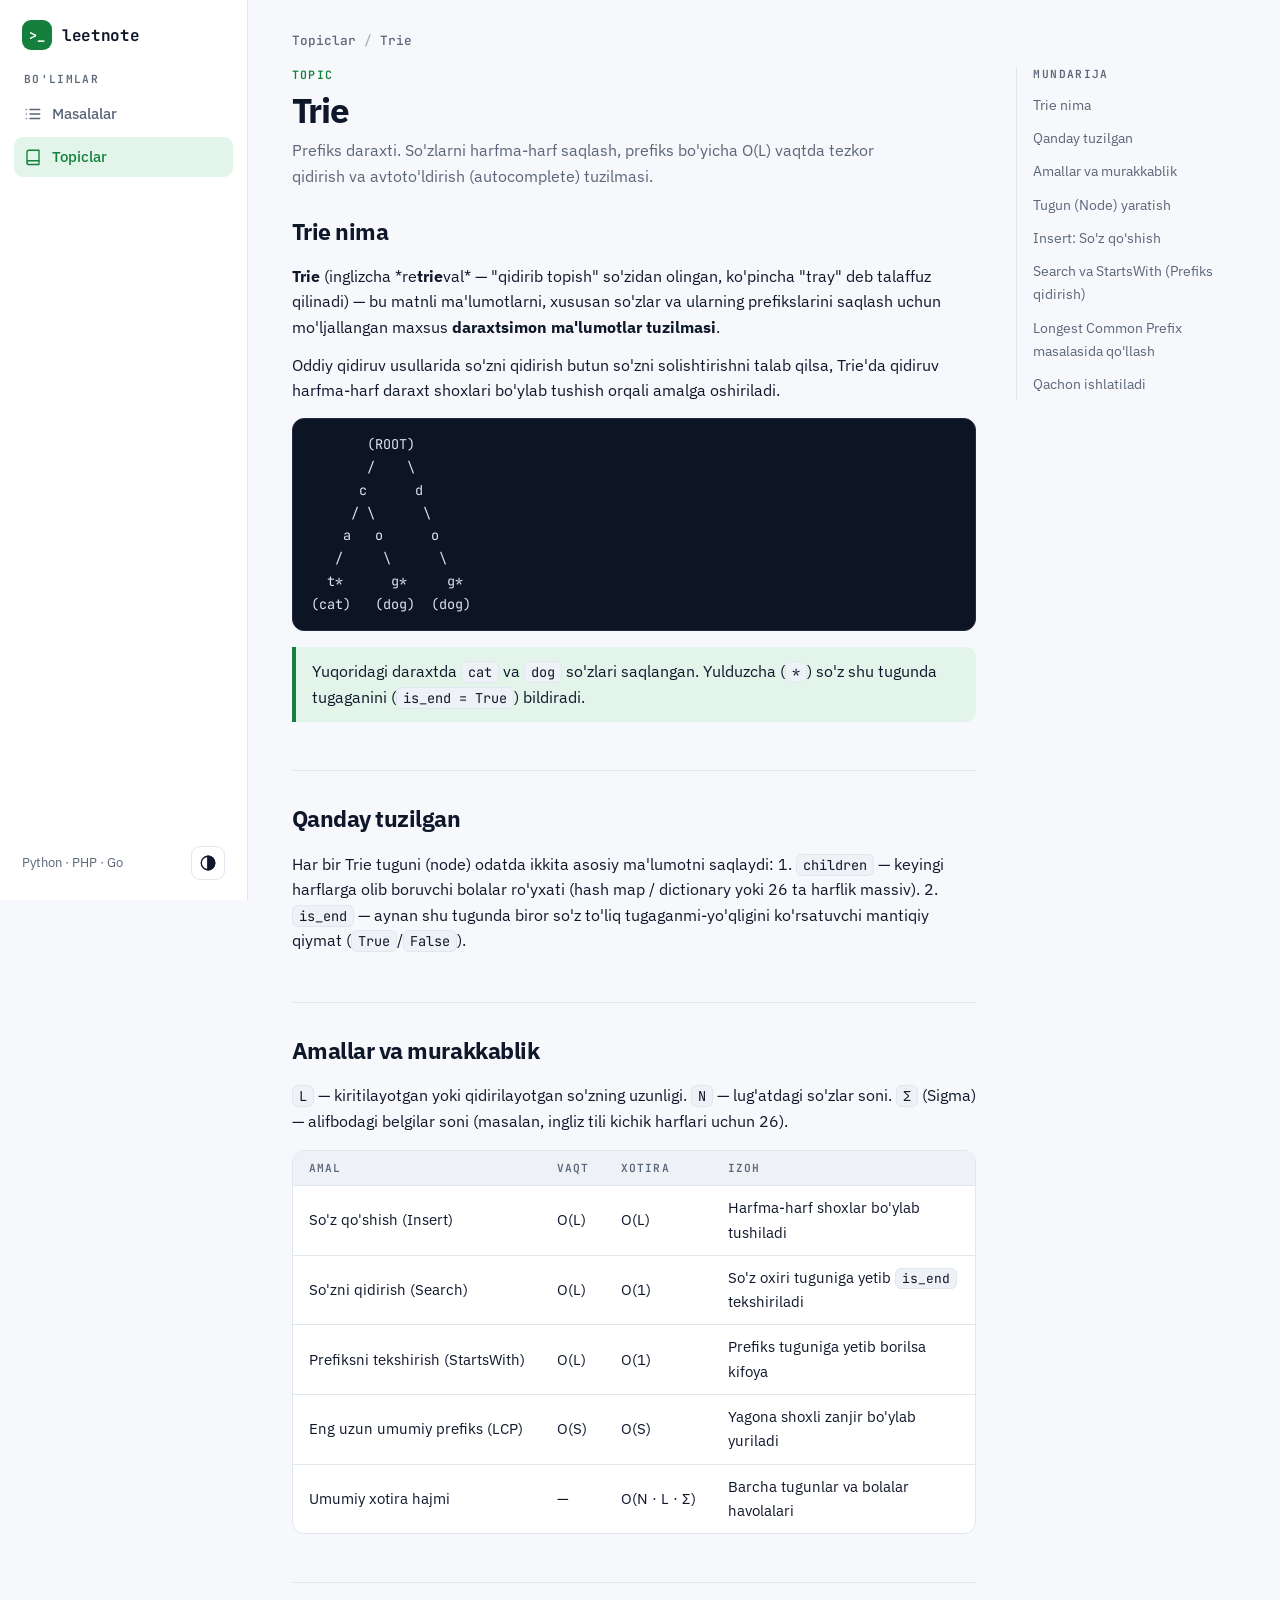
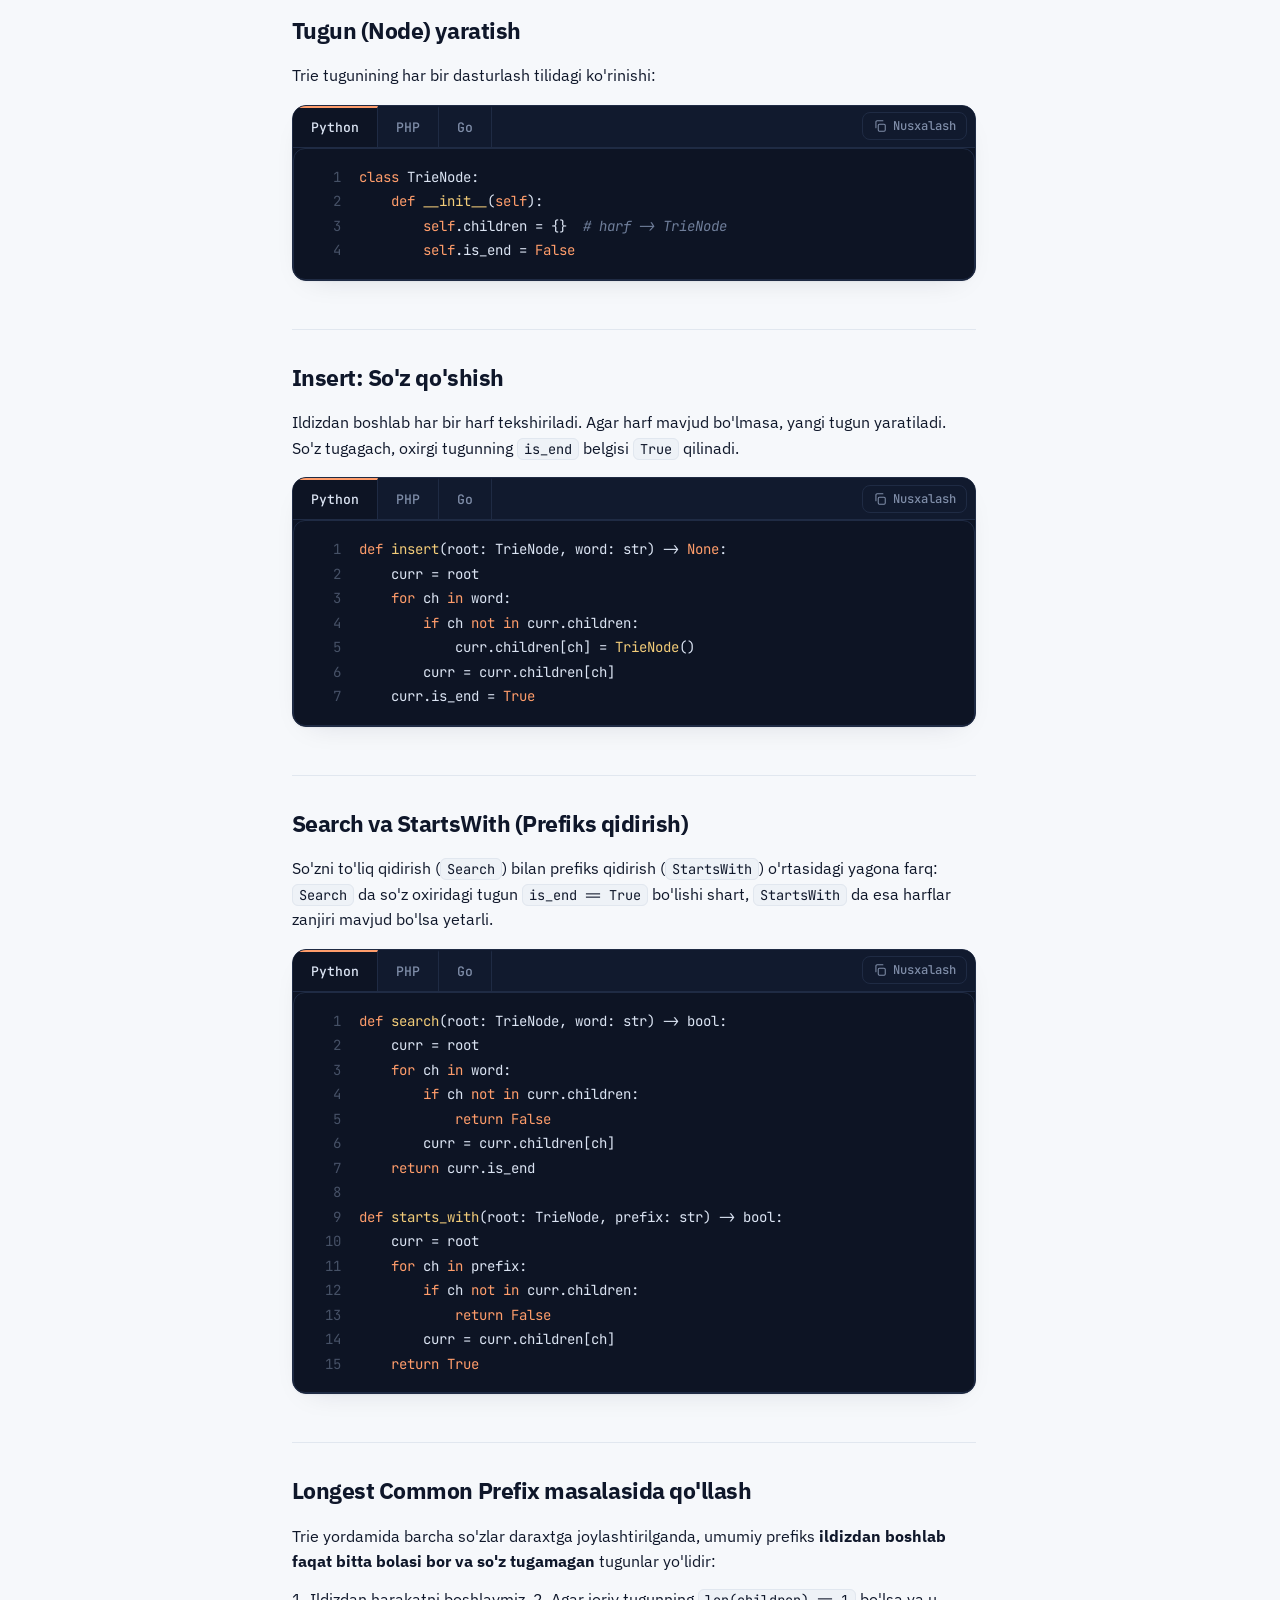
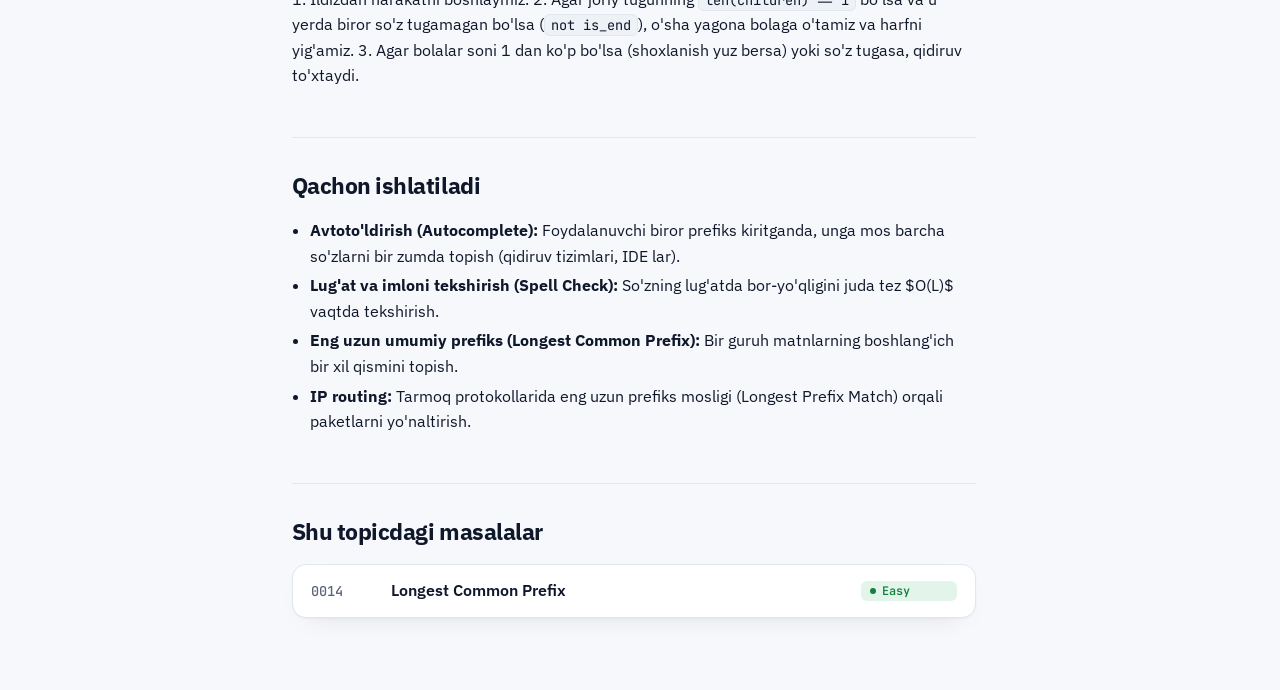
<file: site/topics/trie.html>
<!doctype html>
<html lang="uz"><head><meta charset="utf-8">
<meta name="viewport" content="width=device-width,initial-scale=1">
<title>Trie — LeetNote</title>
<link rel="preconnect" href="https://fonts.googleapis.com"><link rel="preconnect" href="https://fonts.gstatic.com" crossorigin>
<link rel="stylesheet" href="https://fonts.googleapis.com/css2?family=IBM+Plex+Sans:wght@400;500;600;700&family=JetBrains+Mono:wght@400;500;600;700&display=swap">
<link rel="stylesheet" href="../style.css"></head>
<body>
<div class="shell">
<aside class="side">
<a class="brand" href="../index.html"><span class="logo">&gt;_</span>leetnote</a>
<nav class="nav" aria-label="Asosiy"><span class="nav-label">Bo'limlar</span>
<a href="../index.html"><svg viewBox="0 0 24 24"><path d="M8 6h13M8 12h13M8 18h13M3 6h.01M3 12h.01M3 18h.01"/></svg>Masalalar</a>
<a href="../topics.html" aria-current="page"><svg viewBox="0 0 24 24"><path d="M4 19.5A2.5 2.5 0 0 1 6.5 17H20V3H6.5A2.5 2.5 0 0 0 4 5.5z"/><path d="M4 19.5A2.5 2.5 0 0 0 6.5 22H20v-5"/></svg>Topiclar</a></nav>
<div class="side-foot"><span>Python · PHP · Go</span>
<button id="theme" class="icon-btn" type="button" aria-label="Mavzuni almashtirish"><svg viewBox="0 0 24 24"><circle cx="12" cy="12" r="9"/><path d="M12 3v18" /><path d="M12 3a9 9 0 0 1 0 18z" fill="currentColor"/></svg></button></div>
</aside>
<main class="content"><div class="inner">
<div class="crumbs"><a href="../topics.html">Topiclar</a><i>/</i><span>Trie</span></div><div class="doc"><article class="article"><span class="eyebrow">Topic</span><h1>Trie</h1><p class="sub">Prefiks daraxti. So&#x27;zlarni harfma-harf saqlash, prefiks bo&#x27;yicha O(L) vaqtda tezkor qidirish va avtoto&#x27;ldirish (autocomplete) tuzilmasi.</p><div class="prose"><h2 id="s1">Trie nima</h2>
<p><strong>Trie</strong> (inglizcha *re<strong>trie</strong>val* — &quot;qidirib topish&quot; so&#x27;zidan olingan, ko&#x27;pincha &quot;tray&quot; deb talaffuz qilinadi) — bu matnli ma&#x27;lumotlarni, xususan so&#x27;zlar va ularning prefikslarini saqlash uchun mo&#x27;ljallangan maxsus <strong>daraxtsimon ma&#x27;lumotlar tuzilmasi</strong>.</p>
<p>Oddiy qidiruv usullarida so&#x27;zni qidirish butun so&#x27;zni solishtirishni talab qilsa, Trie&#x27;da qidiruv harfma-harf daraxt shoxlari bo&#x27;ylab tushish orqali amalga oshiriladi.</p>
<pre><code>       (ROOT)
       /    \
      c      d
     / \      \
    a   o      o
   /     \      \
  t*      g*     g*
(cat)   (dog)  (dog)</code></pre>
<blockquote>Yuqoridagi daraxtda <code>cat</code> va <code>dog</code> so&#x27;zlari saqlangan. Yulduzcha (<code>*</code>) so&#x27;z shu tugunda tugaganini (<code>is_end = True</code>) bildiradi.</blockquote>
<h2 id="s2">Qanday tuzilgan</h2>
<p>Har bir Trie tuguni (node) odatda ikkita asosiy ma&#x27;lumotni saqlaydi: 1. <code>children</code> — keyingi harflarga olib boruvchi bolalar ro&#x27;yxati (hash map / dictionary yoki 26 ta harflik massiv). 2. <code>is_end</code> — aynan shu tugunda biror so&#x27;z to&#x27;liq tugaganmi-yo&#x27;qligini ko&#x27;rsatuvchi mantiqiy qiymat (<code>True</code>/<code>False</code>).</p>
<h2 id="s3">Amallar va murakkablik</h2>
<p><code>L</code> — kiritilayotgan yoki qidirilayotgan so&#x27;zning uzunligi. <code>N</code> — lug&#x27;atdagi so&#x27;zlar soni. <code>Σ</code> (Sigma) — alifbodagi belgilar soni (masalan, ingliz tili kichik harflari uchun 26).</p>
<div class="tbl"><table><thead><tr><th>Amal</th><th>Vaqt</th><th>Xotira</th><th>Izoh</th></tr></thead><tbody><tr><td>So&#x27;z qo&#x27;shish (Insert)</td><td>O(L)</td><td>O(L)</td><td>Harfma-harf shoxlar bo&#x27;ylab tushiladi</td></tr><tr><td>So&#x27;zni qidirish (Search)</td><td>O(L)</td><td>O(1)</td><td>So&#x27;z oxiri tuguniga yetib <code>is_end</code> tekshiriladi</td></tr><tr><td>Prefiksni tekshirish (StartsWith)</td><td>O(L)</td><td>O(1)</td><td>Prefiks tuguniga yetib borilsa kifoya</td></tr><tr><td>Eng uzun umumiy prefiks (LCP)</td><td>O(S)</td><td>O(S)</td><td>Yagona shoxli zanjir bo&#x27;ylab yuriladi</td></tr><tr><td>Umumiy xotira hajmi</td><td>—</td><td>O(N · L · Σ)</td><td>Barcha tugunlar va bolalar havolalari</td></tr></tbody></table></div>
<h2 id="s4">Tugun (Node) yaratish</h2>
<p>Trie tugunining har bir dasturlash tilidagi ko&#x27;rinishi:</p>
<section class="editor ctabs" data-tabs><div class="ed-bar" role="tablist"><button type="button" role="tab" data-lang="python" aria-selected="false">Python</button><button type="button" role="tab" data-lang="php" aria-selected="false">PHP</button><button type="button" role="tab" data-lang="go" aria-selected="false">Go</button><button type="button" class="copy"><svg viewBox="0 0 24 24"><rect x="9" y="9" width="12" height="12" rx="2"/><path d="M5 15V5a2 2 0 0 1 2-2h10"/></svg><span>Nusxalash</span></button></div><div class="panel" data-lang="python" hidden><pre><code>class TrieNode:
    def __init__(self):
        self.children = {}  # harf -&gt; TrieNode
        self.is_end = False</code></pre></div><div class="panel" data-lang="php" hidden><pre><code>class TrieNode {
    public $children = [];
    public $isEnd = false;
}</code></pre></div><div class="panel" data-lang="go" hidden><pre><code>type TrieNode struct {
	children map[rune]*TrieNode
	isEnd    bool
}

func NewTrieNode() *TrieNode {
	return &amp;TrieNode{children: make(map[rune]*TrieNode)}
}</code></pre></div></section>
<h2 id="s5">Insert: So&#x27;z qo&#x27;shish</h2>
<p>Ildizdan boshlab har bir harf tekshiriladi. Agar harf mavjud bo&#x27;lmasa, yangi tugun yaratiladi. So&#x27;z tugagach, oxirgi tugunning <code>is_end</code> belgisi <code>True</code> qilinadi.</p>
<section class="editor ctabs" data-tabs><div class="ed-bar" role="tablist"><button type="button" role="tab" data-lang="python" aria-selected="false">Python</button><button type="button" role="tab" data-lang="php" aria-selected="false">PHP</button><button type="button" role="tab" data-lang="go" aria-selected="false">Go</button><button type="button" class="copy"><svg viewBox="0 0 24 24"><rect x="9" y="9" width="12" height="12" rx="2"/><path d="M5 15V5a2 2 0 0 1 2-2h10"/></svg><span>Nusxalash</span></button></div><div class="panel" data-lang="python" hidden><pre><code>def insert(root: TrieNode, word: str) -&gt; None:
    curr = root
    for ch in word:
        if ch not in curr.children:
            curr.children[ch] = TrieNode()
        curr = curr.children[ch]
    curr.is_end = True</code></pre></div><div class="panel" data-lang="php" hidden><pre><code>function insert($root, $word) {
    $curr = $root;
    for ($i = 0; $i &lt; strlen($word); $i++) {
        $ch = $word[$i];
        if (!isset($curr-&gt;children[$ch])) {
            $curr-&gt;children[$ch] = new TrieNode();
        }
        $curr = $curr-&gt;children[$ch];
    }
    $curr-&gt;isEnd = true;
}</code></pre></div><div class="panel" data-lang="go" hidden><pre><code>func (t *TrieNode) Insert(word string) {
	curr := t
	for _, ch := range word {
		if _, ok := curr.children[ch]; !ok {
			curr.children[ch] = NewTrieNode()
		}
		curr = curr.children[ch]
	}
	curr.isEnd = true
}</code></pre></div></section>
<h2 id="s6">Search va StartsWith (Prefiks qidirish)</h2>
<p>So&#x27;zni to&#x27;liq qidirish (<code>Search</code>) bilan prefiks qidirish (<code>StartsWith</code>) o&#x27;rtasidagi yagona farq: <code>Search</code> da so&#x27;z oxiridagi tugun <code>is_end == True</code> bo&#x27;lishi shart, <code>StartsWith</code> da esa harflar zanjiri mavjud bo&#x27;lsa yetarli.</p>
<section class="editor ctabs" data-tabs><div class="ed-bar" role="tablist"><button type="button" role="tab" data-lang="python" aria-selected="false">Python</button><button type="button" role="tab" data-lang="php" aria-selected="false">PHP</button><button type="button" role="tab" data-lang="go" aria-selected="false">Go</button><button type="button" class="copy"><svg viewBox="0 0 24 24"><rect x="9" y="9" width="12" height="12" rx="2"/><path d="M5 15V5a2 2 0 0 1 2-2h10"/></svg><span>Nusxalash</span></button></div><div class="panel" data-lang="python" hidden><pre><code>def search(root: TrieNode, word: str) -&gt; bool:
    curr = root
    for ch in word:
        if ch not in curr.children:
            return False
        curr = curr.children[ch]
    return curr.is_end

def starts_with(root: TrieNode, prefix: str) -&gt; bool:
    curr = root
    for ch in prefix:
        if ch not in curr.children:
            return False
        curr = curr.children[ch]
    return True</code></pre></div><div class="panel" data-lang="php" hidden><pre><code>function search($root, $word) {
    $curr = $root;
    for ($i = 0; $i &lt; strlen($word); $i++) {
        $ch = $word[$i];
        if (!isset($curr-&gt;children[$ch])) return false;
        $curr = $curr-&gt;children[$ch];
    }
    return $curr-&gt;isEnd;
}

function startsWith($root, $prefix) {
    $curr = $root;
    for ($i = 0; $i &lt; strlen($prefix); $i++) {
        $ch = $prefix[$i];
        if (!isset($curr-&gt;children[$ch])) return false;
        $curr = $curr-&gt;children[$ch];
    }
    return true;
}</code></pre></div><div class="panel" data-lang="go" hidden><pre><code>func (t *TrieNode) Search(word string) bool {
	curr := t
	for _, ch := range word {
		if next, ok := curr.children[ch]; ok {
			curr = next
		} else {
			return false
		}
	}
	return curr.isEnd
}

func (t *TrieNode) StartsWith(prefix string) bool {
	curr := t
	for _, ch := range prefix {
		if next, ok := curr.children[ch]; ok {
			curr = next
		} else {
			return false
		}
	}
	return true
}</code></pre></div></section>
<h2 id="s7">Longest Common Prefix masalasida qo&#x27;llash</h2>
<p>Trie yordamida barcha so&#x27;zlar daraxtga joylashtirilganda, umumiy prefiks <strong>ildizdan boshlab faqat bitta bolasi bor va so&#x27;z tugamagan</strong> tugunlar yo&#x27;lidir:</p>
<p>1. Ildizdan harakatni boshlaymiz. 2. Agar joriy tugunning <code>len(children) == 1</code> bo&#x27;lsa va u yerda biror so&#x27;z tugamagan bo&#x27;lsa (<code>not is_end</code>), o&#x27;sha yagona bolaga o&#x27;tamiz va harfni yig&#x27;amiz. 3. Agar bolalar soni 1 dan ko&#x27;p bo&#x27;lsa (shoxlanish yuz bersa) yoki so&#x27;z tugasa, qidiruv to&#x27;xtaydi.</p>
<h2 id="s8">Qachon ishlatiladi</h2>
<ul><li><strong>Avtoto&#x27;ldirish (Autocomplete):</strong> Foydalanuvchi biror prefiks kiritganda, unga mos barcha so&#x27;zlarni bir zumda topish (qidiruv tizimlari, IDE lar).</li><li><strong>Lug&#x27;at va imloni tekshirish (Spell Check):</strong> So&#x27;zning lug&#x27;atda bor-yo&#x27;qligini juda tez $O(L)$ vaqtda tekshirish.</li><li><strong>Eng uzun umumiy prefiks (Longest Common Prefix):</strong> Bir guruh matnlarning boshlang&#x27;ich bir xil qismini topish.</li><li><strong>IP routing:</strong> Tarmoq protokollarida eng uzun prefiks mosligi (Longest Prefix Match) orqali paketlarni yo&#x27;naltirish.</li></ul></div><h2>Shu topicdagi masalalar</h2><div class="list"><a class="row" href="../problems/0014-longest-common-prefix.html"><span class="n">0014</span><span class="t">Longest Common Prefix</span><span></span><span class="badge Easy">Easy</span></a></div></article><aside class="toc"><span class="label">Mundarija</span><a href="#s1">Trie nima</a><a href="#s2">Qanday tuzilgan</a><a href="#s3">Amallar va murakkablik</a><a href="#s4">Tugun (Node) yaratish</a><a href="#s5">Insert: So&#x27;z qo&#x27;shish</a><a href="#s6">Search va StartsWith (Prefiks qidirish)</a><a href="#s7">Longest Common Prefix masalasida qo&#x27;llash</a><a href="#s8">Qachon ishlatiladi</a></aside></div>
</div></main>
</div>
<script src="../app.js"></script>
</body></html>
</file>
<file: site/style.css>
:root{
  --bg:#f6f8fb;--surface:#fff;--surface-2:#eef2f7;--fg:#0f172a;--muted:#5b6678;--line:#e1e7ef;
  --primary:#15803d;--primary-soft:#e3f5ea;--primary-fg:#fff;
  --easy:#15803d;--easy-bg:#e3f5ea;--medium:#a35a00;--medium-bg:#fdf0d5;--hard:#c0262d;--hard-bg:#fde7e8;
  --side:#fff;--shadow:0 1px 2px rgba(15,23,42,.04),0 10px 30px -18px rgba(15,23,42,.18);
  --sans:"IBM Plex Sans",system-ui,-apple-system,"Segoe UI",sans-serif;
  --mono:"JetBrains Mono",ui-monospace,SFMono-Regular,Consolas,monospace;
  /* editor (always dark) */
  --ed-bg:#0d1424;--ed-bar:#111a2e;--ed-line:#1f2b44;--ed-fg:#dbe4f3;--ed-muted:#7f8da8;
  --t-kw:#ff9d6b;--t-str:#8fdc7a;--t-num:#7cc4ff;--t-com:#6f7e9a;--t-fn:#f2cc79;
}
@media (prefers-color-scheme:dark){:root:not([data-theme=light]){
  --bg:#0a101d;--surface:#111a2e;--surface-2:#182238;--fg:#e6edf7;--muted:#97a4ba;--line:#1e2a42;
  --primary:#34d27b;--primary-soft:#10281d;--primary-fg:#06210f;
  --easy:#34d27b;--easy-bg:#10281d;--medium:#f2b84b;--medium-bg:#2b2310;--hard:#ff7d85;--hard-bg:#2d1519;
  --side:#0d1424;--shadow:0 1px 2px rgba(0,0,0,.4),0 10px 30px -18px rgba(0,0,0,.7)}}
:root[data-theme=dark]{
  --bg:#0a101d;--surface:#111a2e;--surface-2:#182238;--fg:#e6edf7;--muted:#97a4ba;--line:#1e2a42;
  --primary:#34d27b;--primary-soft:#10281d;--primary-fg:#06210f;
  --easy:#34d27b;--easy-bg:#10281d;--medium:#f2b84b;--medium-bg:#2b2310;--hard:#ff7d85;--hard-bg:#2d1519;
  --side:#0d1424;--shadow:0 1px 2px rgba(0,0,0,.4),0 10px 30px -18px rgba(0,0,0,.7)}

*{box-sizing:border-box}
html{scroll-behavior:smooth}
body{margin:0;background:var(--bg);color:var(--fg);font:15.5px/1.65 var(--sans);-webkit-font-smoothing:antialiased}
a{color:inherit;text-decoration:none}
button{font:inherit;color:inherit}
:focus-visible{outline:2px solid var(--primary);outline-offset:2px;border-radius:6px}
svg{width:18px;height:18px;flex:none;stroke:currentColor;fill:none;stroke-width:1.8;stroke-linecap:round;stroke-linejoin:round}

/* shell: sidebar + content */
.shell{display:grid;grid-template-columns:248px minmax(0,1fr);min-height:100vh}
.side{position:sticky;top:0;height:100vh;overflow:auto;background:var(--side);border-right:1px solid var(--line);
  display:flex;flex-direction:column;padding:20px 14px;gap:22px}
.brand{display:flex;align-items:center;gap:10px;font:700 1rem var(--mono);letter-spacing:-.02em;padding:0 8px}
.logo{width:30px;height:30px;border-radius:9px;background:var(--primary);color:var(--primary-fg);display:grid;place-items:center;
  font:700 .85rem var(--mono)}
.nav{display:flex;flex-direction:column;gap:2px}
.nav-label{font:600 .7rem var(--mono);text-transform:uppercase;letter-spacing:.12em;color:var(--muted);padding:0 10px;margin:0 0 6px}
.nav a,.nav .link{display:flex;align-items:center;gap:10px;padding:8px 10px;border-radius:9px;color:var(--muted);font-weight:500;
  font-size:.93rem;transition:background .15s,color .15s}
.nav a:hover{background:var(--surface-2);color:var(--fg)}
.nav a[aria-current=page]{background:var(--primary-soft);color:var(--primary)}
.nav a em{margin-left:auto;font:500 .75rem var(--mono);font-style:normal;color:var(--muted)}
.side-foot{margin-top:auto;display:flex;align-items:center;justify-content:space-between;padding:0 8px;color:var(--muted);font-size:.8rem}
.icon-btn{width:34px;height:34px;display:grid;place-items:center;border-radius:9px;border:1px solid var(--line);background:var(--surface);
  cursor:pointer;color:var(--fg)}
.icon-btn:hover{border-color:var(--primary);color:var(--primary)}
.content{min-width:0;padding:32px clamp(18px,3.4vw,48px) 72px}
.content>.inner{max-width:1200px;margin:0 auto}
.content>.inner.narrow{max-width:900px}

@media(max-width:1000px){
  .shell{grid-template-columns:1fr}
  .side{position:static;height:auto;flex-direction:row;align-items:center;flex-wrap:wrap;gap:10px;padding:12px 16px;border-right:0;
    border-bottom:1px solid var(--line)}
  .side .nav-topics{display:none}
  .nav{flex-direction:row}.nav-label{display:none}
  .side-foot{margin:0 0 0 auto}.side-foot span{display:none}
}

/* type */
h1{font-size:clamp(1.6rem,3.2vw,2.2rem);line-height:1.15;letter-spacing:-.03em;margin:0 0 8px;font-weight:700}
h2{font-size:1.1rem;letter-spacing:-.01em;margin:30px 0 10px}
h3{font-size:1rem;margin:20px 0 6px}
p{margin:0 0 12px}
.sub{color:var(--muted);margin:0 0 22px;max-width:62ch}
.crumbs{display:flex;gap:8px;align-items:center;font:500 .8rem var(--mono);color:var(--muted);margin-bottom:18px}
.crumbs a:hover{color:var(--primary)}
.crumbs i{font-style:normal;opacity:.5}
code{font:.88em var(--mono);background:var(--surface-2);border:1px solid var(--line);padding:1px 6px;border-radius:6px}
.empty{color:var(--muted)}

/* badges / chips */
.badge{display:inline-flex;align-items:center;gap:6px;font:600 .74rem var(--mono);border-radius:6px;padding:2px 9px}
.badge::before{content:"";width:6px;height:6px;border-radius:50%;background:currentColor}
.badge.Easy{color:var(--easy);background:var(--easy-bg)}
.badge.Medium{color:var(--medium);background:var(--medium-bg)}
.badge.Hard{color:var(--hard);background:var(--hard-bg)}
.chip{display:inline-block;font:500 .76rem var(--mono);color:var(--muted);background:var(--surface-2);border-radius:6px;padding:1px 8px;margin:0 6px 4px 0;transition:.15s}
a.chip:hover{color:var(--primary);background:var(--primary-soft)}

/* index: summary + filters + list */
.summary{display:flex;align-items:center;gap:18px;flex-wrap:wrap;margin:0 0 22px;font:500 .85rem var(--mono);color:var(--muted)}
.summary b{color:var(--fg)}
.dist{display:flex;height:8px;width:220px;border-radius:99px;overflow:hidden;background:var(--surface-2);gap:2px}
.dist i{display:block;height:100%}
.dist .e{background:var(--easy)}.dist .m{background:var(--medium)}.dist .h{background:var(--hard)}
.bar{display:flex;gap:10px;flex-wrap:wrap;align-items:center;margin-bottom:12px}
.search{flex:1;min-width:220px;display:flex;align-items:center;gap:10px;background:var(--surface);border:1px solid var(--line);
  border-radius:10px;padding:0 12px;color:var(--muted)}
.search:focus-within{border-color:var(--primary);box-shadow:0 0 0 3px var(--primary-soft)}
.search input{flex:1;border:0;background:none;color:var(--fg);font:inherit;padding:10px 0;outline:none}
.seg{display:inline-flex;background:var(--surface);border:1px solid var(--line);border-radius:10px;padding:3px}
.seg button,.tf button{border:0;background:none;cursor:pointer;border-radius:7px;padding:6px 12px;font:500 .82rem var(--mono);color:var(--muted)}
.seg button:hover,.tf button:hover{color:var(--fg)}
.seg button[aria-pressed=true]{background:var(--fg);color:var(--bg)}
.tf{display:flex;gap:6px;flex-wrap:wrap;margin-bottom:16px}
.tf button{border:1px solid var(--line);background:var(--surface)}
.tf button[aria-pressed=true]{background:var(--primary-soft);color:var(--primary);border-color:var(--primary)}

.list{background:var(--surface);border:1px solid var(--line);border-radius:14px;box-shadow:var(--shadow);overflow:hidden}
.row{display:grid;grid-template-columns:64px 1fr auto 96px;gap:16px;align-items:center;padding:13px 18px;border-bottom:1px solid var(--line);
  transition:background .15s}
.row:last-child{border-bottom:0}
a.row:hover{background:var(--surface-2)}
.row[hidden]{display:none}
.row .n{font:500 .85rem var(--mono);color:var(--muted)}
.row .t{display:block;font-weight:600}
.row .tags{display:block;margin-top:2px}
.row .tags .chip{margin-bottom:0}
.langs{display:flex;gap:4px}
.lg{font:600 .66rem var(--mono);padding:2px 6px;border-radius:5px;background:var(--surface-2);color:var(--muted);opacity:.45}
.lg.on{opacity:1;color:var(--fg)}
.row .diff{justify-self:end}
.none{padding:32px;text-align:center;color:var(--muted)}
@media(max-width:640px){.row{grid-template-columns:48px 1fr auto}.langs{display:none}}

/* topics */
.grid{display:grid;grid-template-columns:repeat(auto-fill,minmax(260px,1fr));gap:12px}
.card{display:flex;flex-direction:column;gap:6px;background:var(--surface);border:1px solid var(--line);border-radius:14px;padding:18px 20px;
  box-shadow:var(--shadow);transition:.15s}
.card:hover{border-color:var(--primary);transform:translateY(-2px)}
.card .k{font:600 .72rem var(--mono);color:var(--primary);letter-spacing:.08em;text-transform:uppercase}
.card strong{font-size:1.08rem;letter-spacing:-.01em}
.card p{margin:0;color:var(--muted);font-size:.9rem}
.card .count{margin-top:auto;padding-top:10px;font:500 .8rem var(--mono);color:var(--muted)}

.doc{display:grid;grid-template-columns:minmax(0,1fr) 280px;gap:40px;align-items:start}
.prose{max-width:68ch}
.prose h2:first-child{margin-top:0}
.prose ul{padding-left:1.2em;margin:0 0 14px}.prose li{margin:4px 0}
.prose pre{background:var(--ed-bg);color:var(--ed-fg);border:1px solid var(--ed-line);border-radius:12px;padding:14px 18px;margin:14px 0;
  overflow:auto;font:13.5px/1.7 var(--mono)}
.prose pre code{background:none;border:0;padding:0;font:inherit}
.rel{position:sticky;top:24px;background:var(--surface);border:1px solid var(--line);border-radius:14px;padding:6px;box-shadow:var(--shadow)}
.rel h2{font:600 .7rem var(--mono);text-transform:uppercase;letter-spacing:.12em;color:var(--muted);margin:10px 10px 6px}
.rel a{display:flex;align-items:center;gap:10px;padding:8px 10px;border-radius:9px;font-size:.92rem;font-weight:500}
.rel a:hover{background:var(--surface-2)}
.rel a .badge{margin-left:auto;padding:0 6px;font-size:.66rem}
@media(max-width:1000px){.doc{grid-template-columns:1fr}.rel{position:static}}

/* problem: brief + editor */
.split{display:grid;grid-template-columns:minmax(300px,380px) minmax(0,1fr);gap:28px;align-items:start}
.brief{display:flex;flex-direction:column;gap:18px}
.brief h1{margin:0}
.meta{display:flex;align-items:center;gap:14px;flex-wrap:wrap}
.ext{display:inline-flex;gap:6px;align-items:center;font:500 .8rem var(--mono);color:var(--muted)}
.ext:hover{color:var(--primary)}
.ext svg{width:14px;height:14px}
.panel-card{background:var(--surface);border:1px solid var(--line);border-radius:14px;padding:14px 16px;box-shadow:var(--shadow)}
.label{display:block;font:600 .7rem var(--mono);text-transform:uppercase;letter-spacing:.12em;color:var(--muted);margin-bottom:8px}
.topics-box .chip{font-size:.8rem;padding:2px 10px;margin-bottom:0}
.topics-box a.chip{background:var(--primary-soft);color:var(--primary)}
.topics-box a.chip:hover{background:var(--primary);color:var(--primary-fg)}

.meters{display:grid;grid-template-columns:1fr 1fr;gap:10px}
.meter{background:var(--surface);border:1px solid var(--line);border-radius:14px;padding:12px 14px;box-shadow:var(--shadow)}
.meter.lo{--tone:var(--easy)}.meter.mid{--tone:var(--medium)}.meter.hi{--tone:var(--hard)}
.meter-top{display:flex;flex-direction:column;gap:2px}
.meter-top span{font:600 .7rem var(--mono);text-transform:uppercase;letter-spacing:.12em;color:var(--muted)}
.meter-top b{font:700 1.15rem var(--mono);color:var(--tone)}
@media(prefers-reduced-motion:reduce){*{scroll-behavior:auto!important}}
.idea .prose{font-size:.95rem}
.idea .prose p:last-child{margin:0}

/* methods list & items */
.methods-box{padding:14px}
.methods-list{display:flex;flex-direction:column;gap:6px}
.m-item{display:flex;align-items:center;gap:10px;width:100%;text-align:left;background:none;border:1px solid var(--line);border-radius:10px;padding:8px 12px;cursor:pointer;transition:all .15s}
.m-item:hover{background:var(--surface-2);border-color:var(--primary);transform:translateX(2px)}
.m-item[aria-selected=true]{background:var(--primary-soft);border-color:var(--primary);color:var(--primary)}
.m-num{display:grid;place-items:center;width:24px;height:24px;border-radius:6px;background:var(--surface-2);font:700 .78rem var(--mono);color:var(--muted);flex:none;transition:all .15s}
.m-item:hover .m-num,.m-item[aria-selected=true] .m-num{background:var(--primary);color:var(--primary-fg)}
.m-info{display:flex;flex-direction:column;min-width:0;flex:1}
.m-title{font-size:.85rem;font-weight:600;display:flex;align-items:center}
.m-meta{display:flex;align-items:center;gap:6px;font:500 .7rem var(--mono);color:var(--muted);margin-top:2px}
.m-item[aria-selected=true] .m-meta{color:var(--primary);opacity:.85}
.m-view{display:flex;flex-direction:column;gap:18px}
.m-view[hidden]{display:none}

.pager{display:grid;grid-template-columns:1fr 1fr;gap:10px}
.pager a{display:block;border:1px solid var(--line);background:var(--surface);border-radius:12px;padding:10px 14px;font-size:.88rem;font-weight:500;transition:.15s}
.pager a:hover{border-color:var(--primary)}
.pager small{display:block;font:500 .68rem var(--mono);color:var(--muted)}
.pager .next{grid-column:2;text-align:right}

.editor{position:sticky;top:24px;display:flex;flex-direction:column;max-height:calc(100vh - 48px);border-radius:14px;overflow:hidden;
  background:var(--ed-bg);border:1px solid var(--ed-line);box-shadow:var(--shadow)}
.ed-bar{display:flex;align-items:stretch;background:var(--ed-bar);border-bottom:1px solid var(--ed-line);padding-right:8px}
.ed-bar [role=tab]{background:none;border:0;border-right:1px solid var(--ed-line);border-top:2px solid transparent;color:var(--ed-muted);
  font:500 .82rem var(--mono);padding:11px 18px;cursor:pointer}
.ed-bar [role=tab]:hover{color:var(--ed-fg)}
.ed-bar [role=tab][aria-selected=true]{background:var(--ed-bg);color:var(--ed-fg);border-top-color:var(--t-kw)}
.copy{margin:auto 0 auto auto;display:inline-flex;gap:6px;align-items:center;background:none;border:1px solid var(--ed-line);color:var(--ed-muted);
  border-radius:8px;font:500 .76rem var(--mono);padding:5px 10px;cursor:pointer}
.copy:hover{color:var(--ed-fg);border-color:var(--ed-muted)}
.copy svg{width:14px;height:14px}
.panel{flex:0 1 auto;min-height:0;display:flex;flex-direction:column}
.panel[hidden]{display:none}
.panel pre{flex:0 1 auto;margin:0;padding:16px 0;overflow:auto;color:var(--ed-fg);font:14px/1.75 var(--mono);tab-size:4}
.panel pre code{display:block;background:none;border:0;padding:0;font:inherit;counter-reset:l;min-width:max-content}
.ln{display:block;padding:0 20px 0 0}
.ln::before{counter-increment:l;content:counter(l);display:inline-block;width:3.4em;padding-right:1.3em;text-align:right;color:var(--ed-muted);opacity:.5;user-select:none}
.status{display:flex;justify-content:space-between;gap:12px;padding:6px 14px;background:var(--ed-bar);border-top:1px solid var(--ed-line);
  font:500 .72rem var(--mono);color:var(--ed-muted)}
.k{color:var(--t-kw)}.s{color:var(--t-str)}.m{color:var(--t-num)}.c{color:var(--t-com);font-style:italic}.f{color:var(--t-fn)}
@media(max-width:1000px){.split{grid-template-columns:1fr}.editor{position:static;height:auto;min-height:0}.panel pre{max-height:70vh}}
@media(max-width:480px){.meters{grid-template-columns:1fr}}
.card[hidden]{display:none}

/* topic info page */
.article{min-width:0}
.article .eyebrow{display:block;font:600 .72rem var(--mono);text-transform:uppercase;letter-spacing:.12em;color:var(--primary);margin-bottom:8px}
.article .prose{max-width:none}
.article .prose>p,.article .prose>ul,.article .prose>blockquote{max-width:74ch}
.article .prose h2{font-size:1.45rem;letter-spacing:-.02em;margin:48px 0 14px;padding-top:28px;border-top:1px solid var(--line);scroll-margin-top:24px}
.article .prose h2:first-child{margin-top:8px;padding-top:0;border-top:0}
.article .prose h3{font-size:1.1rem;margin:28px 0 8px}
.article>h2{font-size:1.45rem;letter-spacing:-.02em;margin:48px 0 14px;padding-top:28px;border-top:1px solid var(--line)}
.tbl{overflow-x:auto;margin:16px 0;border:1px solid var(--line);border-radius:12px;background:var(--surface)}
.tbl table{width:100%;border-collapse:collapse;font-size:.92rem}
.tbl th,.tbl td{text-align:left;padding:10px 16px;border-bottom:1px solid var(--line);white-space:nowrap}
.tbl td:last-child,.tbl th:last-child{white-space:normal}
.tbl th{font:600 .7rem var(--mono);text-transform:uppercase;letter-spacing:.1em;color:var(--muted);background:var(--surface-2)}
.tbl tr:last-child td{border-bottom:0}
.tbl td code{white-space:nowrap}
blockquote{margin:16px 0;padding:12px 16px;border-left:4px solid var(--primary);background:var(--primary-soft);border-radius:0 10px 10px 0}
.ctabs{position:static;max-height:none;margin:16px 0}
.ctabs .panel pre{max-height:420px}
.toc{position:sticky;top:24px;display:flex;flex-direction:column;border-left:1px solid var(--line);padding-left:16px}
.toc a{padding:5px 0;font-size:.88rem;color:var(--muted)}
.toc a:hover{color:var(--primary)}
.doc{grid-template-columns:minmax(0,1fr) 220px}
@media(max-width:1000px){.doc{grid-template-columns:1fr}.toc{display:none}}
</file>
